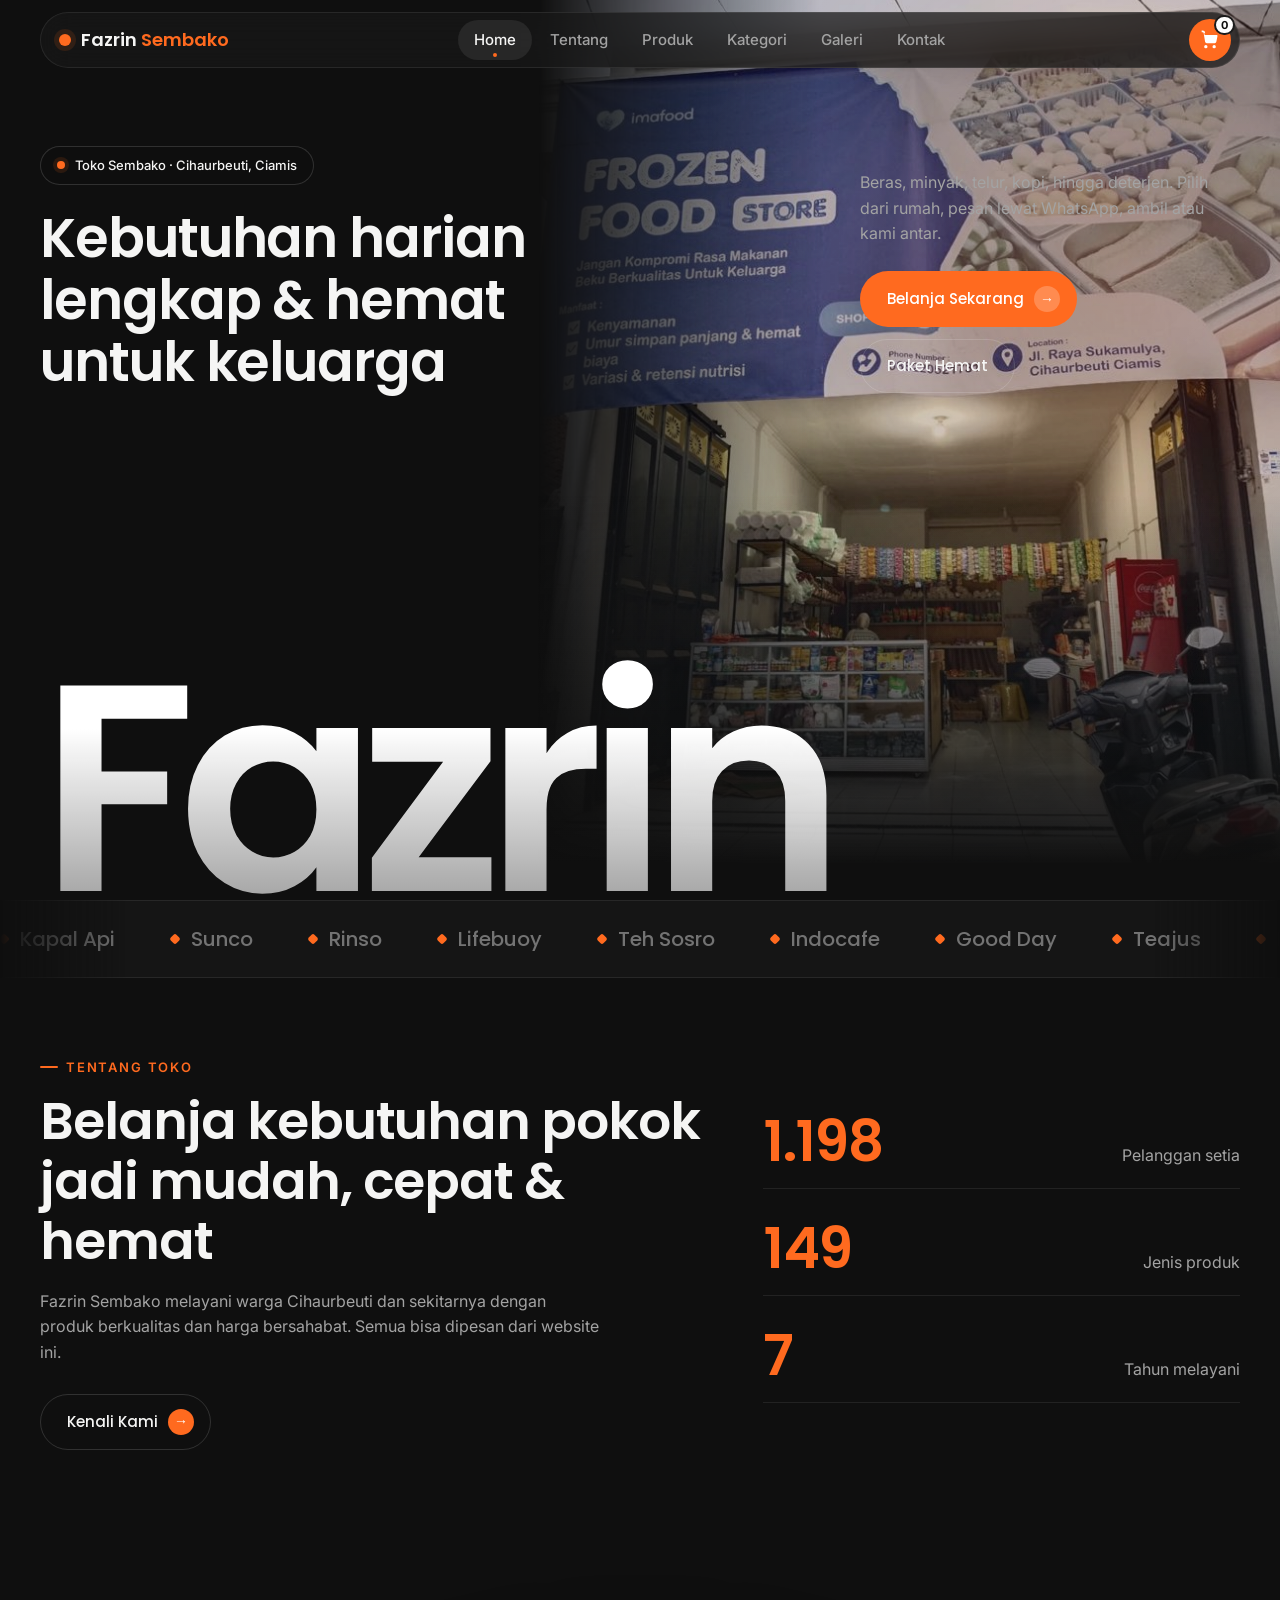
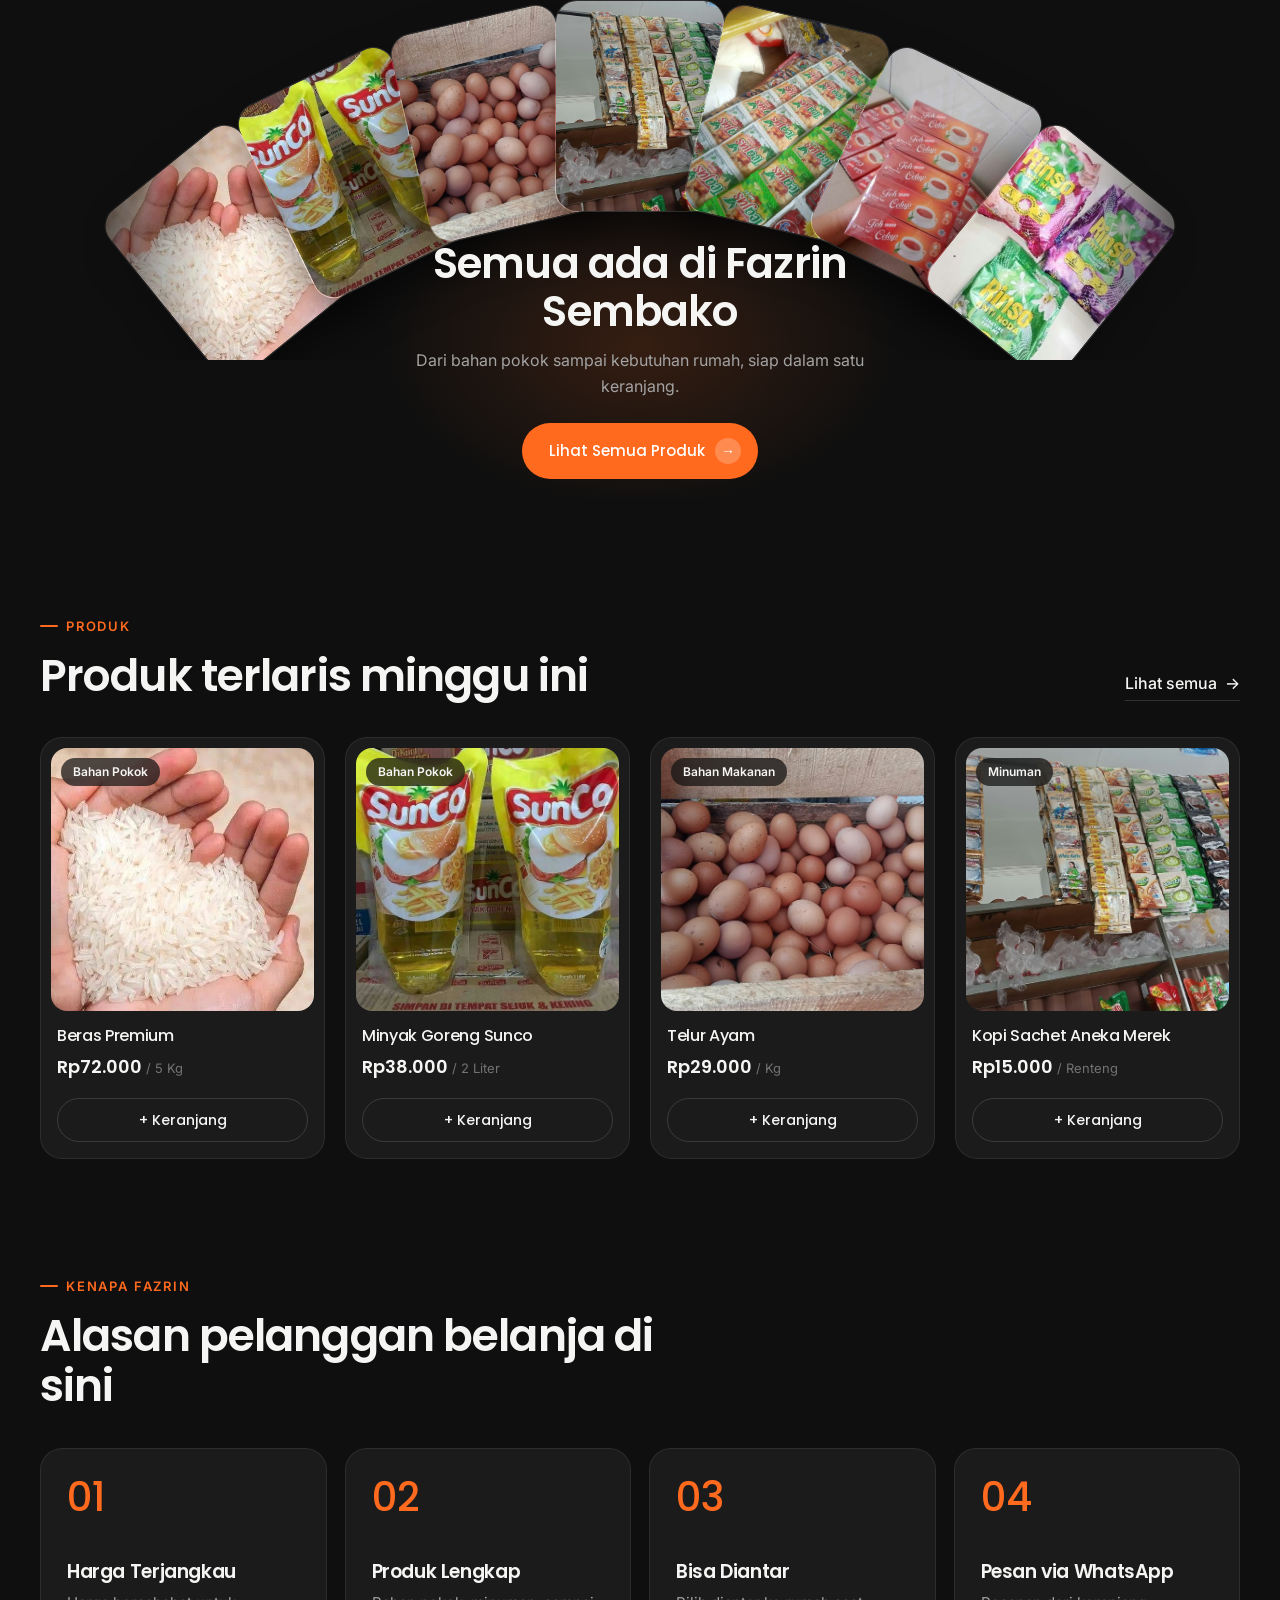
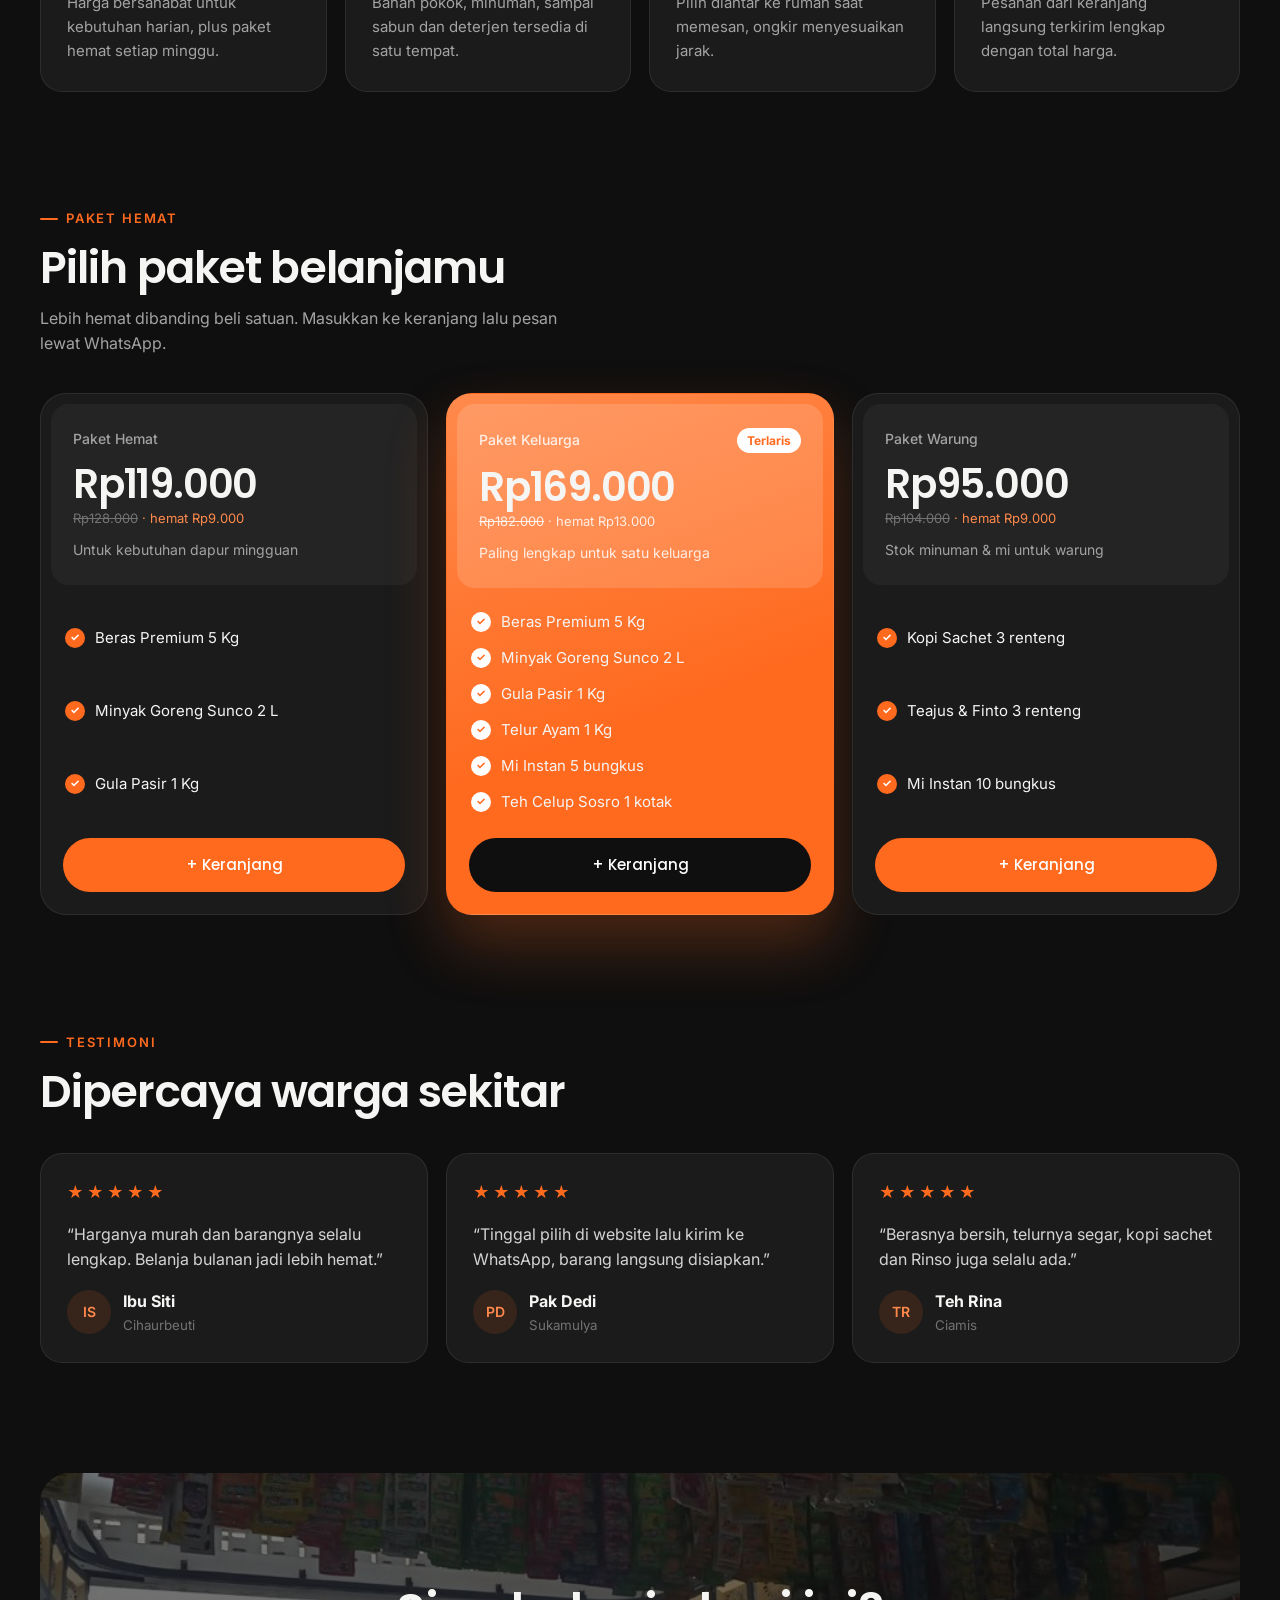
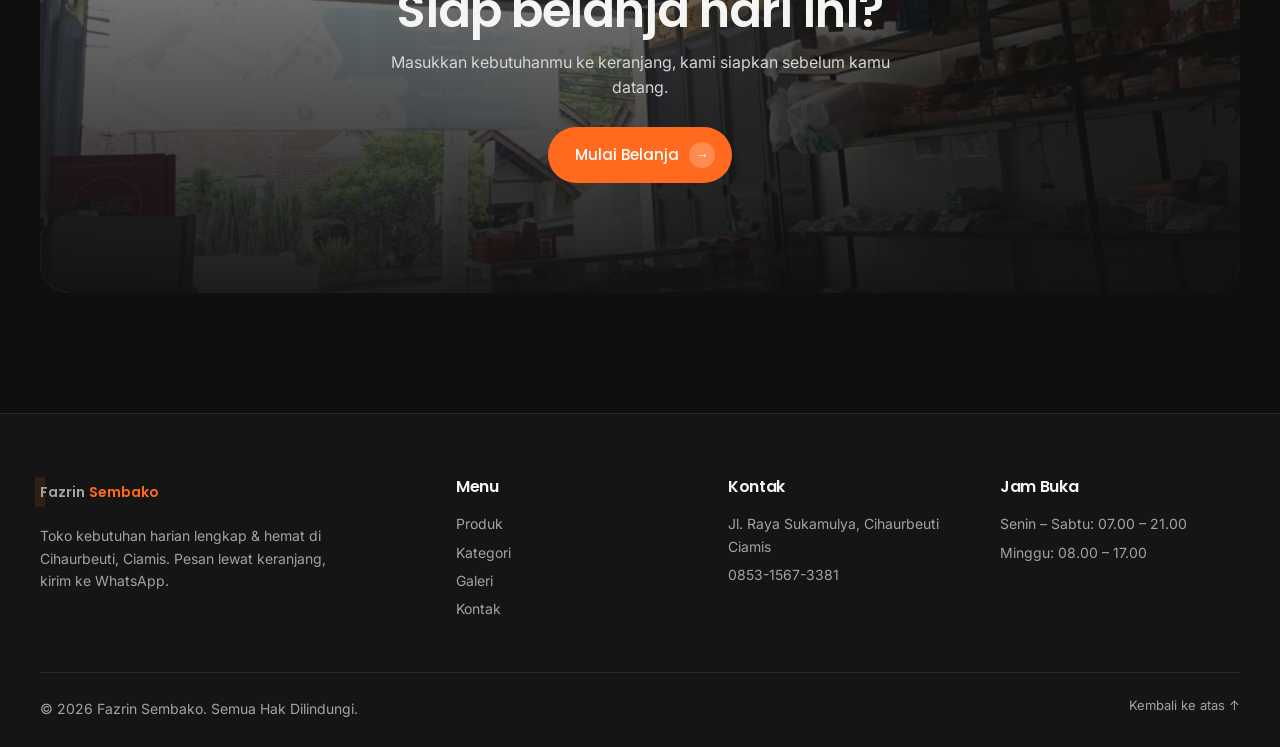
<file: index.html>
<!DOCTYPE html>
<html lang="id">
<head>
    <meta charset="UTF-8">
    <meta name="viewport" content="width=device-width, initial-scale=1.0">
    <meta name="description" content="Fazrin Sembako, toko kebutuhan pokok lengkap dan hemat di Cihaurbeuti Ciamis. Pesan lewat WhatsApp.">
    <meta name="theme-color" content="#111111">
    <title>Beranda - Fazrin Sembako</title>
    <link rel="preconnect" href="https://fonts.googleapis.com">
    <link rel="preconnect" href="https://fonts.gstatic.com" crossorigin>
    <link href="https://fonts.googleapis.com/css2?family=Poppins:wght@400;500;600;700&family=Inter:wght@400;500;600&display=swap" rel="stylesheet">
    <link rel="stylesheet" href="style.css?v=ba447446">
</head>
<body>

<!-- ============ HEADER & MENU ============ -->
<header id="fazrin_header">
    <div class="fazrin_header_inner">
        <a class="fazrin_logo" href="index.html">
            <span class="fazrin_logo_dot"></span>
            <span>Fazrin<b>Sembako</b></span>
        </a>

        <nav id="fazrin_menu" class="fazrin_menu">
            <a href="index.html" class="fazrin_active" aria-current="page">Home</a>
            <a href="about.html">Tentang</a>
            <a href="produk.html">Produk</a>
            <a href="kategori.html">Kategori</a>
            <a href="galeri.html">Galeri</a>
            <a href="contact.html">Kontak</a>
        </nav>

        <div class="fazrin_header_actions">
            <button id="fazrin_cart_open" class="fazrin_cart_btn" type="button" aria-label="Buka keranjang">
                <svg viewBox="0 0 24 24" aria-hidden="true"><path d="M7 18a2 2 0 1 0 0 4 2 2 0 0 0 0-4Zm10 0a2 2 0 1 0 0 4 2 2 0 0 0 0-4ZM5.2 4l.4 2H20a1 1 0 0 1 1 1.2l-1.4 7a2 2 0 0 1-2 1.6H8.1a2 2 0 0 1-2-1.6L4.3 3.4A1 1 0 0 0 3.3 2.6H2V.6h1.3a3 3 0 0 1 2.9 2.4Z"/></svg>
                <span class="fazrin_cart_badge" data-fazrin-cart-count>0</span>
            </button>
            <button id="fazrin_menu_toggle" class="fazrin_menu_toggle" type="button" aria-label="Buka menu" aria-expanded="false">
                <span></span><span></span><span></span>
            </button>
        </div>
    </div>
</header>

<main>
    <!-- Hero -->
    <section class="fazrin_hero">
        <div class="fazrin_hero_bg">
            <img src="images/foto-toko-fazrin.jpeg?v=7907bc97" alt="Tampak depan Toko Fazrin Sembako" width="750" height="1000">
        </div>
        <div class="fazrin_hero_inner">
            <div class="fazrin_hero_top">
                <div class="fazrin_hero_text">
                    <span class="fazrin_badge fazrin_reveal"><i></i>Toko Sembako · Cihaurbeuti, Ciamis</span>
                    <h1 class="fazrin_reveal" style="--fazrin_delay:.1s">Kebutuhan harian lengkap &amp; hemat untuk keluarga</h1>
                </div>
                <div class="fazrin_hero_side fazrin_reveal" style="--fazrin_delay:.2s">
                    <p>Beras, minyak, telur, kopi, hingga deterjen. Pilih dari rumah, pesan lewat WhatsApp, ambil atau kami antar.</p>
                    <div class="fazrin_hero_actions">
                        <a class="fazrin_button" href="produk.html">Belanja Sekarang <span class="fazrin_btn_arrow" aria-hidden="true">→</span></a>
                        <a class="fazrin_button fazrin_button_ghost" href="#fazrin_paket">Paket Hemat</a>
                    </div>
                </div>
            </div>
            <div class="fazrin_hero_word" aria-hidden="true"><span>Fazrin</span></div>
        </div>
    </section>

    <div class="fazrin_marquee" aria-label="Merek yang tersedia">
        <div class="fazrin_marquee_track"><span class="fazrin_marquee_item"><i></i>Kapal Api</span><span class="fazrin_marquee_item"><i></i>Sunco</span><span class="fazrin_marquee_item"><i></i>Rinso</span><span class="fazrin_marquee_item"><i></i>Lifebuoy</span><span class="fazrin_marquee_item"><i></i>Teh Sosro</span><span class="fazrin_marquee_item"><i></i>Indocafe</span><span class="fazrin_marquee_item"><i></i>Good Day</span><span class="fazrin_marquee_item"><i></i>Teajus</span><span class="fazrin_marquee_item"><i></i>Finto</span><span class="fazrin_marquee_item"><i></i>Luwak White Koffie</span><span class="fazrin_marquee_item"><i></i>Kapal Api</span><span class="fazrin_marquee_item"><i></i>Sunco</span><span class="fazrin_marquee_item"><i></i>Rinso</span><span class="fazrin_marquee_item"><i></i>Lifebuoy</span><span class="fazrin_marquee_item"><i></i>Teh Sosro</span><span class="fazrin_marquee_item"><i></i>Indocafe</span><span class="fazrin_marquee_item"><i></i>Good Day</span><span class="fazrin_marquee_item"><i></i>Teajus</span><span class="fazrin_marquee_item"><i></i>Finto</span><span class="fazrin_marquee_item"><i></i>Luwak White Koffie</span></div>
    </div>

    <div class="fazrin_container">
        <!-- Intro + angka -->
        <section class="fazrin_intro">
            <div class="fazrin_intro_text fazrin_reveal">
                <span class="fazrin_eyebrow">Tentang Toko</span>
                <h2 class="fazrin_display">Belanja kebutuhan pokok jadi mudah, cepat &amp; hemat</h2>
                <p>Fazrin Sembako melayani warga Cihaurbeuti dan sekitarnya dengan produk berkualitas dan harga bersahabat. Semua bisa dipesan dari website ini.</p>
                <a class="fazrin_button fazrin_button_ghost" href="about.html">Kenali Kami <span class="fazrin_btn_arrow" aria-hidden="true">→</span></a>
            </div>
            <ul class="fazrin_stats">
                <li class="fazrin_reveal"><strong data-fazrin-count="1200">0</strong><span>Pelanggan setia</span></li>
                <li class="fazrin_reveal" style="--fazrin_delay:.1s"><strong data-fazrin-count="150">0</strong><span>Jenis produk</span></li>
                <li class="fazrin_reveal" style="--fazrin_delay:.2s"><strong data-fazrin-count="8">0</strong><span>Tahun melayani</span></li>
            </ul>
        </section>

        <!-- Lengkungan foto produk -->
        <section class="fazrin_arc_section">
            <div class="fazrin_arc fazrin_reveal" aria-hidden="true">
                <img class="fazrin_arc_item" style="--fazrin_i:0" src="images/beras.jpg?v=9d25f330" alt="" width="200" height="250" loading="lazy">
                <img class="fazrin_arc_item" style="--fazrin_i:1" src="images/minyak.jpg?v=e4c7f508" alt="" width="200" height="250" loading="lazy">
                <img class="fazrin_arc_item" style="--fazrin_i:2" src="images/telur.jpg?v=f1721203" alt="" width="200" height="250" loading="lazy">
                <img class="fazrin_arc_item" style="--fazrin_i:3" src="images/kopi-gantung.jpg?v=8a05015a" alt="" width="200" height="250" loading="lazy">
                <img class="fazrin_arc_item" style="--fazrin_i:4" src="images/minuman-teh-jus.jpg?v=ec64a1d6" alt="" width="200" height="250" loading="lazy">
                <img class="fazrin_arc_item" style="--fazrin_i:5" src="images/teh.jpg?v=79cbd2e0" alt="" width="200" height="250" loading="lazy">
                <img class="fazrin_arc_item" style="--fazrin_i:6" src="images/deterjen.jpg?v=0cb2c807" alt="" width="200" height="250" loading="lazy">
            </div>
            <div class="fazrin_arc_text fazrin_reveal">
                <h2>Semua ada di Fazrin Sembako</h2>
                <p>Dari bahan pokok sampai kebutuhan rumah, siap dalam satu keranjang.</p>
                <a class="fazrin_button" href="produk.html">Lihat Semua Produk <span class="fazrin_btn_arrow" aria-hidden="true">→</span></a>
            </div>
        </section>

        <!-- Produk terlaris -->
        <section class="fazrin_section">
            <div class="fazrin_head fazrin_reveal">
                <div>
                    <span class="fazrin_eyebrow">Produk</span>
                    <h2>Produk terlaris minggu ini</h2>
                    
                </div>
                <a class="fazrin_link" href="produk.html">Lihat semua <span aria-hidden="true">→</span></a>
            </div>
            <div class="fazrin_product_grid">
            <article class="fazrin_product_card fazrin_reveal" style="--fazrin_delay:0.00s" data-fazrin-id="beras" data-fazrin-kategori="pokok" data-fazrin-nama="beras premium">
                <a class="fazrin_product_img" href="detail.html?id=beras">
                    <img src="images/beras.jpg?v=9d25f330" alt="Beras Premium" width="300" height="300" loading="lazy">
                    <span class="fazrin_tag">Bahan Pokok</span>
                </a>
                <div class="fazrin_product_body">
                    <h3><a href="detail.html?id=beras">Beras Premium</a></h3>
                    <p class="fazrin_harga">Rp72.000 <small>/ 5 Kg</small></p>
                    <button class="fazrin_button fazrin_button_small fazrin_button_ghost fazrin_add" type="button" data-fazrin-add="beras">+ Keranjang</button>
                </div>
            </article>
            <article class="fazrin_product_card fazrin_reveal" style="--fazrin_delay:0.07s" data-fazrin-id="minyak" data-fazrin-kategori="pokok" data-fazrin-nama="minyak goreng sunco">
                <a class="fazrin_product_img" href="detail.html?id=minyak">
                    <img src="images/minyak.jpg?v=e4c7f508" alt="Minyak Goreng Sunco" width="300" height="300" loading="lazy">
                    <span class="fazrin_tag">Bahan Pokok</span>
                </a>
                <div class="fazrin_product_body">
                    <h3><a href="detail.html?id=minyak">Minyak Goreng Sunco</a></h3>
                    <p class="fazrin_harga">Rp38.000 <small>/ 2 Liter</small></p>
                    <button class="fazrin_button fazrin_button_small fazrin_button_ghost fazrin_add" type="button" data-fazrin-add="minyak">+ Keranjang</button>
                </div>
            </article>
            <article class="fazrin_product_card fazrin_reveal" style="--fazrin_delay:0.14s" data-fazrin-id="telur" data-fazrin-kategori="makanan" data-fazrin-nama="telur ayam">
                <a class="fazrin_product_img" href="detail.html?id=telur">
                    <img src="images/telur.jpg?v=f1721203" alt="Telur Ayam" width="300" height="300" loading="lazy">
                    <span class="fazrin_tag">Bahan Makanan</span>
                </a>
                <div class="fazrin_product_body">
                    <h3><a href="detail.html?id=telur">Telur Ayam</a></h3>
                    <p class="fazrin_harga">Rp29.000 <small>/ Kg</small></p>
                    <button class="fazrin_button fazrin_button_small fazrin_button_ghost fazrin_add" type="button" data-fazrin-add="telur">+ Keranjang</button>
                </div>
            </article>
            <article class="fazrin_product_card fazrin_reveal" style="--fazrin_delay:0.21s" data-fazrin-id="kopi-gantung" data-fazrin-kategori="minuman" data-fazrin-nama="kopi sachet aneka merek">
                <a class="fazrin_product_img" href="detail.html?id=kopi-gantung">
                    <img src="images/kopi-gantung.jpg?v=8a05015a" alt="Kopi Sachet Aneka Merek" width="300" height="300" loading="lazy">
                    <span class="fazrin_tag">Minuman</span>
                </a>
                <div class="fazrin_product_body">
                    <h3><a href="detail.html?id=kopi-gantung">Kopi Sachet Aneka Merek</a></h3>
                    <p class="fazrin_harga">Rp15.000 <small>/ Renteng</small></p>
                    <button class="fazrin_button fazrin_button_small fazrin_button_ghost fazrin_add" type="button" data-fazrin-add="kopi-gantung">+ Keranjang</button>
                </div>
            </article>
            </div>
        </section>

        <!-- Keunggulan bernomor -->
        <section class="fazrin_section">
            <div class="fazrin_head fazrin_reveal">
                <div>
                    <span class="fazrin_eyebrow">Kenapa Fazrin</span>
                    <h2>Alasan pelanggan belanja di sini</h2>
                    
                </div>
                
            </div>
            <div class="fazrin_feature_grid">
                <div class="fazrin_feature fazrin_reveal"><span class="fazrin_feature_num">01</span><h3>Harga Terjangkau</h3><p>Harga bersahabat untuk kebutuhan harian, plus paket hemat setiap minggu.</p></div>
                <div class="fazrin_feature fazrin_reveal" style="--fazrin_delay:.08s"><span class="fazrin_feature_num">02</span><h3>Produk Lengkap</h3><p>Bahan pokok, minuman, sampai sabun dan deterjen tersedia di satu tempat.</p></div>
                <div class="fazrin_feature fazrin_reveal" style="--fazrin_delay:.16s"><span class="fazrin_feature_num">03</span><h3>Bisa Diantar</h3><p>Pilih diantar ke rumah saat memesan, ongkir menyesuaikan jarak.</p></div>
                <div class="fazrin_feature fazrin_reveal" style="--fazrin_delay:.24s"><span class="fazrin_feature_num">04</span><h3>Pesan via WhatsApp</h3><p>Pesanan dari keranjang langsung terkirim lengkap dengan total harga.</p></div>
            </div>
        </section>

        <!-- Paket hemat -->
        <section class="fazrin_section" id="fazrin_paket">
            <div class="fazrin_head fazrin_reveal">
                <div>
                    <span class="fazrin_eyebrow">Paket Hemat</span>
                    <h2>Pilih paket belanjamu</h2>
                    <p>Lebih hemat dibanding beli satuan. Masukkan ke keranjang lalu pesan lewat WhatsApp.</p>
                </div>
                
            </div>
            <div class="fazrin_plan_grid">
            <article class="fazrin_plan fazrin_reveal" style="--fazrin_delay:0.0s">
                <div class="fazrin_plan_top">
                    <span class="fazrin_plan_name">Paket Hemat</span>
                    <p class="fazrin_plan_price">Rp119.000</p>
                    <p class="fazrin_plan_note"><s>Rp128.000</s> · hemat Rp9.000</p>
                    <p class="fazrin_plan_desc">Untuk kebutuhan dapur mingguan</p>
                </div>
                <ul class="fazrin_plan_list">
                    <li>Beras Premium 5 Kg</li>
                    <li>Minyak Goreng Sunco 2 L</li>
                    <li>Gula Pasir 1 Kg</li>
                </ul>
                <button class="fazrin_button fazrin_add" type="button" data-fazrin-add="paket-hemat">+ Keranjang</button>
            </article>
            <article class="fazrin_plan fazrin_plan_featured fazrin_reveal" style="--fazrin_delay:0.1s">
                <div class="fazrin_plan_top">
                    <span class="fazrin_plan_name">Paket Keluarga<b>Terlaris</b></span>
                    <p class="fazrin_plan_price">Rp169.000</p>
                    <p class="fazrin_plan_note"><s>Rp182.000</s> · hemat Rp13.000</p>
                    <p class="fazrin_plan_desc">Paling lengkap untuk satu keluarga</p>
                </div>
                <ul class="fazrin_plan_list">
                    <li>Beras Premium 5 Kg</li>
                    <li>Minyak Goreng Sunco 2 L</li>
                    <li>Gula Pasir 1 Kg</li>
                    <li>Telur Ayam 1 Kg</li>
                    <li>Mi Instan 5 bungkus</li>
                    <li>Teh Celup Sosro 1 kotak</li>
                </ul>
                <button class="fazrin_button fazrin_button_dark fazrin_add" type="button" data-fazrin-add="paket-keluarga">+ Keranjang</button>
            </article>
            <article class="fazrin_plan fazrin_reveal" style="--fazrin_delay:0.2s">
                <div class="fazrin_plan_top">
                    <span class="fazrin_plan_name">Paket Warung</span>
                    <p class="fazrin_plan_price">Rp95.000</p>
                    <p class="fazrin_plan_note"><s>Rp104.000</s> · hemat Rp9.000</p>
                    <p class="fazrin_plan_desc">Stok minuman & mi untuk warung</p>
                </div>
                <ul class="fazrin_plan_list">
                    <li>Kopi Sachet 3 renteng</li>
                    <li>Teajus & Finto 3 renteng</li>
                    <li>Mi Instan 10 bungkus</li>
                </ul>
                <button class="fazrin_button fazrin_add" type="button" data-fazrin-add="paket-warung">+ Keranjang</button>
            </article>
            </div>
        </section>

        <!-- Testimoni -->
        <section class="fazrin_section">
            <div class="fazrin_head fazrin_reveal">
                <div>
                    <span class="fazrin_eyebrow">Testimoni</span>
                    <h2>Dipercaya warga sekitar</h2>
                    
                </div>
                
            </div>
            <div class="fazrin_testi_grid">
                <blockquote class="fazrin_testi_card fazrin_reveal">
                    <div class="fazrin_stars" aria-label="5 bintang">★★★★★</div>
                    <p>“Harganya murah dan barangnya selalu lengkap. Belanja bulanan jadi lebih hemat.”</p>
                    <footer><span class="fazrin_avatar">IS</span><div><b>Ibu Siti</b><small>Cihaurbeuti</small></div></footer>
                </blockquote>
                <blockquote class="fazrin_testi_card fazrin_reveal" style="--fazrin_delay:.1s">
                    <div class="fazrin_stars" aria-label="5 bintang">★★★★★</div>
                    <p>“Tinggal pilih di website lalu kirim ke WhatsApp, barang langsung disiapkan.”</p>
                    <footer><span class="fazrin_avatar">PD</span><div><b>Pak Dedi</b><small>Sukamulya</small></div></footer>
                </blockquote>
                <blockquote class="fazrin_testi_card fazrin_reveal" style="--fazrin_delay:.2s">
                    <div class="fazrin_stars" aria-label="5 bintang">★★★★★</div>
                    <p>“Berasnya bersih, telurnya segar, kopi sachet dan Rinso juga selalu ada.”</p>
                    <footer><span class="fazrin_avatar">TR</span><div><b>Teh Rina</b><small>Ciamis</small></div></footer>
                </blockquote>
            </div>
        </section>

        <!-- Ajakan -->
        <section class="fazrin_cta fazrin_reveal">
            <img class="fazrin_cta_bg" src="images/foto-toko-dalam.jpeg?v=36f8fac3" alt="" width="1000" height="563" loading="lazy">
            <div class="fazrin_cta_content">
                <h2>Siap belanja hari ini?</h2>
                <p>Masukkan kebutuhanmu ke keranjang, kami siapkan sebelum kamu datang.</p>
                <a class="fazrin_button" href="produk.html">Mulai Belanja <span class="fazrin_btn_arrow" aria-hidden="true">→</span></a>
            </div>
        </section>
    </div>
</main>

<!-- ============ FOOTER ============ -->
<footer class="fazrin_footer">
    <div class="fazrin_footer_grid">
        <div class="fazrin_footer_brand">
            <a class="fazrin_logo" href="index.html"><span class="fazrin_logo_dot"></span><span>Fazrin<b>Sembako</b></span></a>
            <p>Toko kebutuhan harian lengkap &amp; hemat di Cihaurbeuti, Ciamis. Pesan lewat keranjang, kirim ke WhatsApp.</p>
        </div>
        <div>
            <h4>Menu</h4>
            <a href="produk.html">Produk</a>
            <a href="kategori.html">Kategori</a>
            <a href="galeri.html">Galeri</a>
            <a href="contact.html">Kontak</a>
        </div>
        <div>
            <h4>Kontak</h4>
            <p>Jl. Raya Sukamulya, Cihaurbeuti Ciamis</p>
            <p>0853-1567-3381</p>
        </div>
        <div>
            <h4>Jam Buka</h4>
            <p>Senin – Sabtu: 07.00 – 21.00</p>
            <p>Minggu: 08.00 – 17.00</p>
        </div>
    </div>
    <div class="fazrin_copyright">
        <p>&copy; 2026 Fazrin Sembako. Semua Hak Dilindungi.</p>
        <a href="#fazrin_header">Kembali ke atas ↑</a>
    </div>
</footer>

<!-- ============ KERANJANG BELANJA ============ -->
<div id="fazrin_overlay" class="fazrin_overlay" hidden></div>
<aside id="fazrin_cart" class="fazrin_cart" aria-label="Keranjang belanja" aria-hidden="true">
    <div class="fazrin_cart_head">
        <h2>Keranjang</h2>
        <button id="fazrin_cart_close" class="fazrin_cart_close" type="button" aria-label="Tutup keranjang">✕</button>
    </div>

    <div class="fazrin_cart_scroll">
        <ul id="fazrin_cart_list" class="fazrin_cart_list"></ul>

        <div id="fazrin_cart_empty" class="fazrin_cart_empty">
            <p>Keranjang masih kosong.</p>
            <a class="fazrin_button fazrin_button_small" href="produk.html">Mulai Belanja</a>
        </div>

        <form id="fazrin_order_form" class="fazrin_order_form" novalidate>
            <h3>Data Pemesan</h3>
            <label for="fazrin_order_nama">Nama</label>
            <input type="text" id="fazrin_order_nama" placeholder="Nama lengkap" autocomplete="name">

            <label for="fazrin_order_metode">Pengambilan</label>
            <select id="fazrin_order_metode">
                <option value="Ambil di toko">Ambil di toko</option>
                <option value="Diantar ke rumah">Diantar ke rumah</option>
            </select>

            <div id="fazrin_alamat_wrap" class="fazrin_alamat_wrap" hidden>
                <label for="fazrin_order_alamat">Alamat lengkap</label>
                <textarea id="fazrin_order_alamat" rows="2" placeholder="Jalan, RT/RW, kelurahan"></textarea>
            </div>

            <label for="fazrin_order_catatan">Catatan <small>(opsional)</small></label>
            <input type="text" id="fazrin_order_catatan" placeholder="Misal: beras merek apa saja">
            <p id="fazrin_order_error" class="fazrin_error" role="alert"></p>
        </form>
    </div>

    <div class="fazrin_cart_foot">
        <div class="fazrin_cart_total">
            <span>Total (<b data-fazrin-cart-count>0</b> barang)</span>
            <strong id="fazrin_cart_total">Rp0</strong>
        </div>
        <button id="fazrin_order_wa" class="fazrin_button fazrin_button_wa" type="button">
            <svg viewBox="0 0 24 24" aria-hidden="true"><path d="M12 2a10 10 0 0 0-8.6 15.1L2 22l5-1.3A10 10 0 1 0 12 2Zm4.5 12.1c-.2-.1-1.5-.7-1.7-.8-.2-.1-.4-.1-.6.1l-.8 1c-.1.2-.3.2-.5.1a6.7 6.7 0 0 1-3.3-2.9c-.2-.4.2-.4.7-1.3.1-.2 0-.3 0-.4l-.8-1.8c-.2-.5-.4-.4-.6-.4h-.5a1 1 0 0 0-.7.3 3 3 0 0 0-.9 2.2 5.2 5.2 0 0 0 1.1 2.7 11.8 11.8 0 0 0 4.5 4c1.7.7 2.3.8 3.2.6.5-.1 1.5-.6 1.7-1.2.2-.6.2-1.1.2-1.2-.1-.1-.2-.2-.5-.3Z"/></svg>
            Pesan via WhatsApp
        </button>
    </div>
</aside>

<button id="fazrin_to_top" class="fazrin_to_top" type="button" aria-label="Kembali ke atas">↑</button>
<div id="fazrin_toast" class="fazrin_toast" role="status" aria-live="polite"></div>

<script src="js/script.js?v=6bd0f8b3"></script>
</body>
</html>
</file>
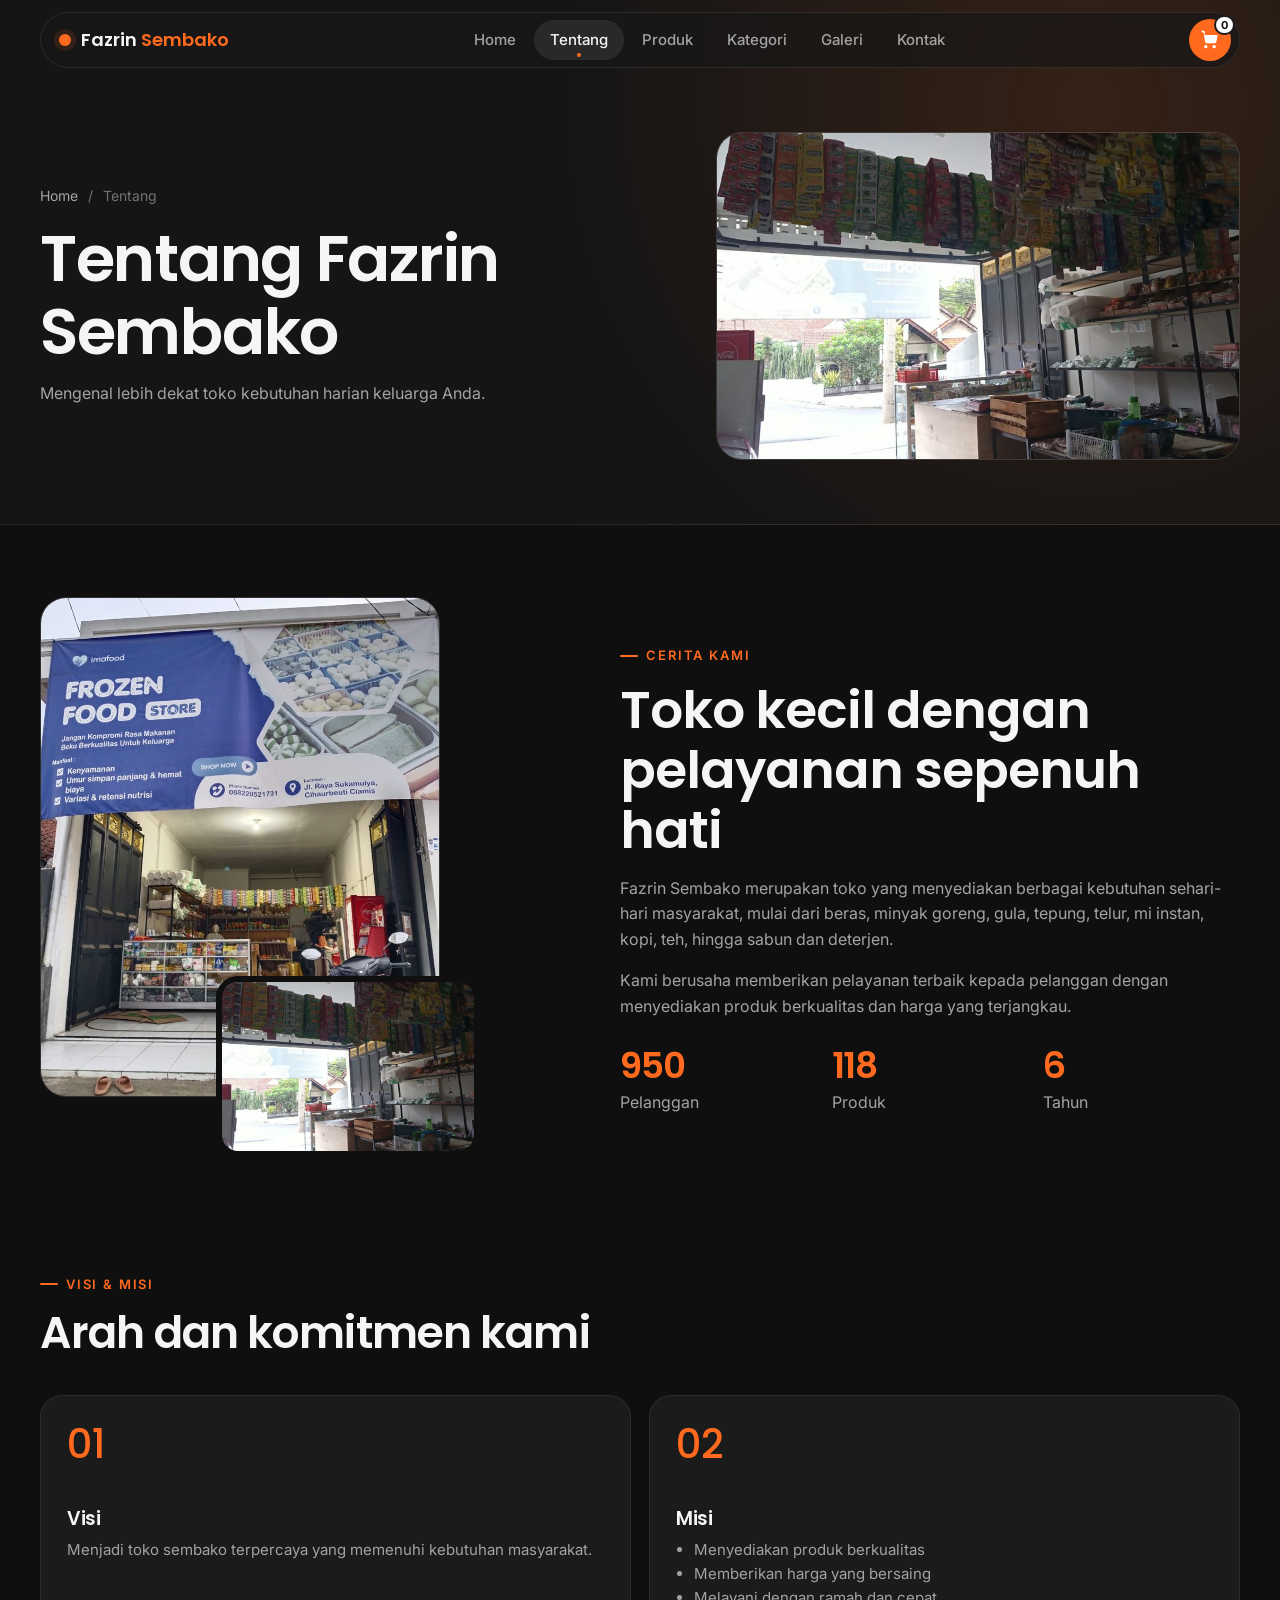
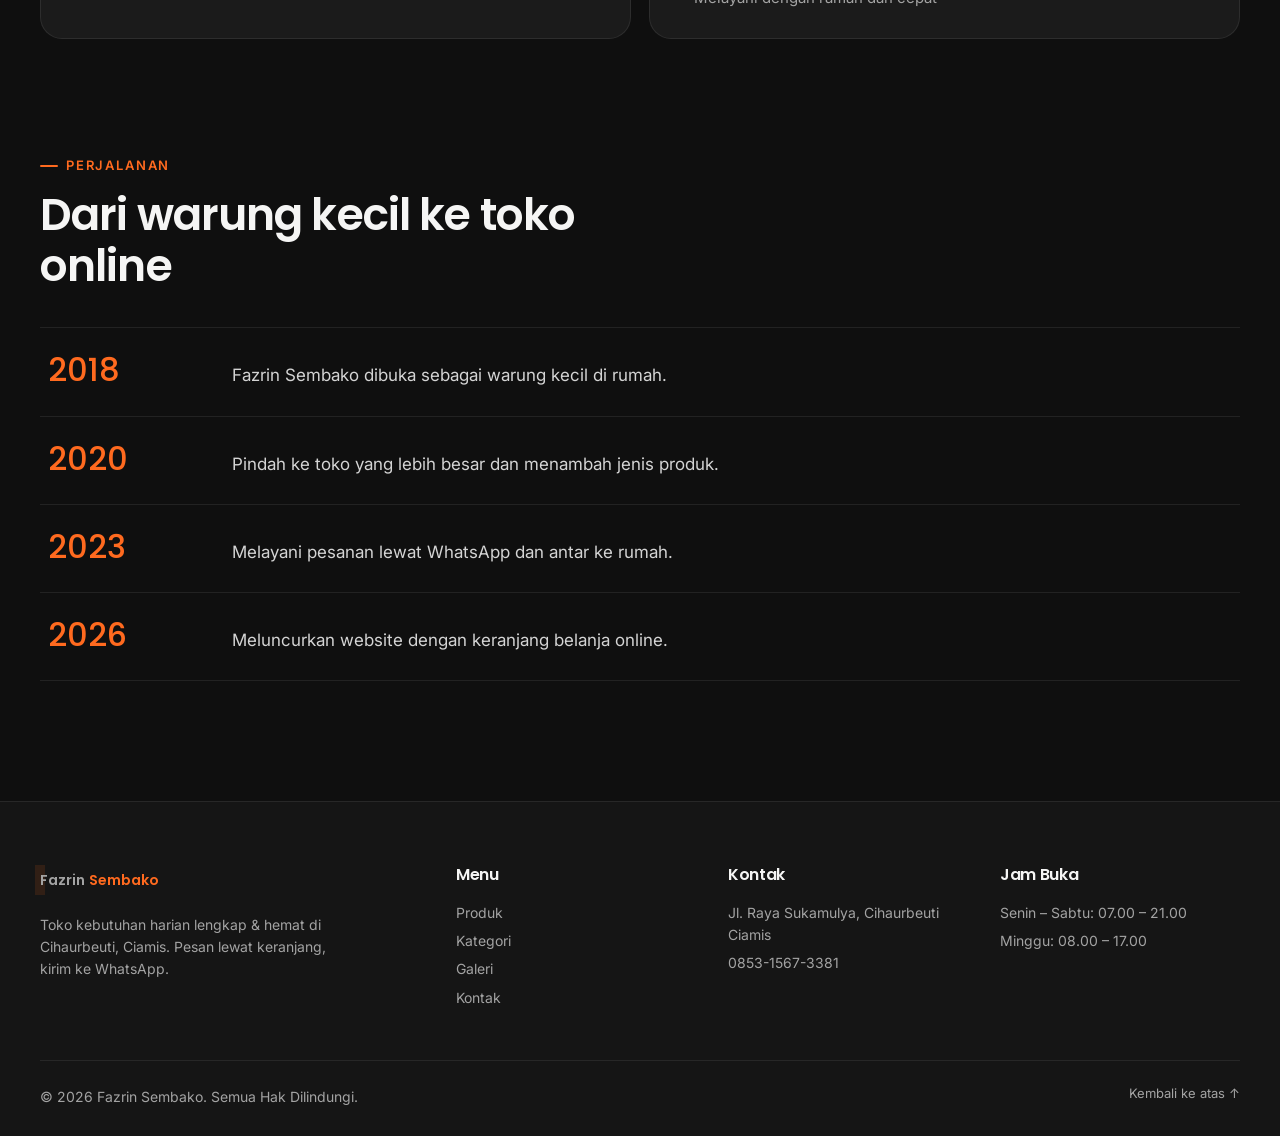
<file: about.html>
<!DOCTYPE html>
<html lang="id">
<head>
    <meta charset="UTF-8">
    <meta name="viewport" content="width=device-width, initial-scale=1.0">
    <meta name="description" content="Tentang Fazrin Sembako: visi, misi, dan perjalanan toko.">
    <meta name="theme-color" content="#111111">
    <title>Tentang Kami - Fazrin Sembako</title>
    <link rel="preconnect" href="https://fonts.googleapis.com">
    <link rel="preconnect" href="https://fonts.gstatic.com" crossorigin>
    <link href="https://fonts.googleapis.com/css2?family=Poppins:wght@400;500;600;700&family=Inter:wght@400;500;600&display=swap" rel="stylesheet">
    <link rel="stylesheet" href="style.css?v=ba447446">
</head>
<body>

<!-- ============ HEADER & MENU ============ -->
<header id="fazrin_header">
    <div class="fazrin_header_inner">
        <a class="fazrin_logo" href="index.html">
            <span class="fazrin_logo_dot"></span>
            <span>Fazrin<b>Sembako</b></span>
        </a>

        <nav id="fazrin_menu" class="fazrin_menu">
            <a href="index.html">Home</a>
            <a href="about.html" class="fazrin_active" aria-current="page">Tentang</a>
            <a href="produk.html">Produk</a>
            <a href="kategori.html">Kategori</a>
            <a href="galeri.html">Galeri</a>
            <a href="contact.html">Kontak</a>
        </nav>

        <div class="fazrin_header_actions">
            <button id="fazrin_cart_open" class="fazrin_cart_btn" type="button" aria-label="Buka keranjang">
                <svg viewBox="0 0 24 24" aria-hidden="true"><path d="M7 18a2 2 0 1 0 0 4 2 2 0 0 0 0-4Zm10 0a2 2 0 1 0 0 4 2 2 0 0 0 0-4ZM5.2 4l.4 2H20a1 1 0 0 1 1 1.2l-1.4 7a2 2 0 0 1-2 1.6H8.1a2 2 0 0 1-2-1.6L4.3 3.4A1 1 0 0 0 3.3 2.6H2V.6h1.3a3 3 0 0 1 2.9 2.4Z"/></svg>
                <span class="fazrin_cart_badge" data-fazrin-cart-count>0</span>
            </button>
            <button id="fazrin_menu_toggle" class="fazrin_menu_toggle" type="button" aria-label="Buka menu" aria-expanded="false">
                <span></span><span></span><span></span>
            </button>
        </div>
    </div>
</header>

<main>
    <section class="fazrin_banner">
        <div class="fazrin_banner_inner">
            <div class="fazrin_banner_text">
                <nav class="fazrin_breadcrumb fazrin_reveal"><a href="index.html">Home</a> <span>/</span> Tentang</nav>
                <h1 class="fazrin_reveal" style="--fazrin_delay:.08s">Tentang Fazrin Sembako</h1>
                <p class="fazrin_reveal" style="--fazrin_delay:.16s">Mengenal lebih dekat toko kebutuhan harian keluarga Anda.</p>
            </div>
            <div class="fazrin_banner_media fazrin_reveal" style="--fazrin_delay:.2s">
                <img src="images/foto-toko-dalam.jpeg?v=36f8fac3" alt="" width="600" height="420">
            </div>
        </div>
    </section>

    <div class="fazrin_container">
        <section class="fazrin_about">
            <div class="fazrin_about_art fazrin_reveal">
                <img src="images/foto-toko-fazrin.jpeg?v=7907bc97" alt="Tampak depan Toko Fazrin Sembako" width="400" height="500">
                <img class="fazrin_about_small" src="images/foto-toko-dalam.jpeg?v=36f8fac3" alt="Suasana di dalam Toko Fazrin Sembako" width="300" height="200">
            </div>
            <div class="fazrin_about_text fazrin_reveal" style="--fazrin_delay:.1s">
                <span class="fazrin_eyebrow">Cerita Kami</span>
                <h2 class="fazrin_display">Toko kecil dengan pelayanan sepenuh hati</h2>
                <p>
                    Fazrin Sembako merupakan toko yang menyediakan berbagai
                    kebutuhan sehari-hari masyarakat, mulai dari beras, minyak
                    goreng, gula, tepung, telur, mi instan, kopi, teh, hingga
                    sabun dan deterjen.
                </p>
                <p>
                    Kami berusaha memberikan pelayanan terbaik kepada
                    pelanggan dengan menyediakan produk berkualitas dan
                    harga yang terjangkau.
                </p>
                <ul class="fazrin_stats fazrin_stats_inline">
                    <li><strong data-fazrin-count="1200">0</strong><span>Pelanggan</span></li>
                    <li><strong data-fazrin-count="150">0</strong><span>Produk</span></li>
                    <li><strong data-fazrin-count="8">0</strong><span>Tahun</span></li>
                </ul>
            </div>
        </section>

        <section class="fazrin_section">
            <div class="fazrin_head fazrin_reveal">
                <div>
                    <span class="fazrin_eyebrow">Visi &amp; Misi</span>
                    <h2>Arah dan komitmen kami</h2>
                    
                </div>
                
            </div>
            <div class="fazrin_feature_grid fazrin_feature_grid_2">
                <div class="fazrin_feature fazrin_reveal"><span class="fazrin_feature_num">01</span><h3>Visi</h3><p>Menjadi toko sembako terpercaya yang memenuhi kebutuhan masyarakat.</p></div>
                <div class="fazrin_feature fazrin_reveal" style="--fazrin_delay:.1s"><span class="fazrin_feature_num">02</span><h3>Misi</h3>
                    <ul class="fazrin_list">
                        <li>Menyediakan produk berkualitas</li>
                        <li>Memberikan harga yang bersaing</li>
                        <li>Melayani dengan ramah dan cepat</li>
                    </ul>
                </div>
            </div>
        </section>

        <section class="fazrin_section">
            <div class="fazrin_head fazrin_reveal">
                <div>
                    <span class="fazrin_eyebrow">Perjalanan</span>
                    <h2>Dari warung kecil ke toko online</h2>
                    
                </div>
                
            </div>
            <ol class="fazrin_timeline">
                <li class="fazrin_reveal"><span>2018</span><p>Fazrin Sembako dibuka sebagai warung kecil di rumah.</p></li>
                <li class="fazrin_reveal"><span>2020</span><p>Pindah ke toko yang lebih besar dan menambah jenis produk.</p></li>
                <li class="fazrin_reveal"><span>2023</span><p>Melayani pesanan lewat WhatsApp dan antar ke rumah.</p></li>
                <li class="fazrin_reveal"><span>2026</span><p>Meluncurkan website dengan keranjang belanja online.</p></li>
            </ol>
        </section>
    </div>
</main>

<!-- ============ FOOTER ============ -->
<footer class="fazrin_footer">
    <div class="fazrin_footer_grid">
        <div class="fazrin_footer_brand">
            <a class="fazrin_logo" href="index.html"><span class="fazrin_logo_dot"></span><span>Fazrin<b>Sembako</b></span></a>
            <p>Toko kebutuhan harian lengkap &amp; hemat di Cihaurbeuti, Ciamis. Pesan lewat keranjang, kirim ke WhatsApp.</p>
        </div>
        <div>
            <h4>Menu</h4>
            <a href="produk.html">Produk</a>
            <a href="kategori.html">Kategori</a>
            <a href="galeri.html">Galeri</a>
            <a href="contact.html">Kontak</a>
        </div>
        <div>
            <h4>Kontak</h4>
            <p>Jl. Raya Sukamulya, Cihaurbeuti Ciamis</p>
            <p>0853-1567-3381</p>
        </div>
        <div>
            <h4>Jam Buka</h4>
            <p>Senin – Sabtu: 07.00 – 21.00</p>
            <p>Minggu: 08.00 – 17.00</p>
        </div>
    </div>
    <div class="fazrin_copyright">
        <p>&copy; 2026 Fazrin Sembako. Semua Hak Dilindungi.</p>
        <a href="#fazrin_header">Kembali ke atas ↑</a>
    </div>
</footer>

<!-- ============ KERANJANG BELANJA ============ -->
<div id="fazrin_overlay" class="fazrin_overlay" hidden></div>
<aside id="fazrin_cart" class="fazrin_cart" aria-label="Keranjang belanja" aria-hidden="true">
    <div class="fazrin_cart_head">
        <h2>Keranjang</h2>
        <button id="fazrin_cart_close" class="fazrin_cart_close" type="button" aria-label="Tutup keranjang">✕</button>
    </div>

    <div class="fazrin_cart_scroll">
        <ul id="fazrin_cart_list" class="fazrin_cart_list"></ul>

        <div id="fazrin_cart_empty" class="fazrin_cart_empty">
            <p>Keranjang masih kosong.</p>
            <a class="fazrin_button fazrin_button_small" href="produk.html">Mulai Belanja</a>
        </div>

        <form id="fazrin_order_form" class="fazrin_order_form" novalidate>
            <h3>Data Pemesan</h3>
            <label for="fazrin_order_nama">Nama</label>
            <input type="text" id="fazrin_order_nama" placeholder="Nama lengkap" autocomplete="name">

            <label for="fazrin_order_metode">Pengambilan</label>
            <select id="fazrin_order_metode">
                <option value="Ambil di toko">Ambil di toko</option>
                <option value="Diantar ke rumah">Diantar ke rumah</option>
            </select>

            <div id="fazrin_alamat_wrap" class="fazrin_alamat_wrap" hidden>
                <label for="fazrin_order_alamat">Alamat lengkap</label>
                <textarea id="fazrin_order_alamat" rows="2" placeholder="Jalan, RT/RW, kelurahan"></textarea>
            </div>

            <label for="fazrin_order_catatan">Catatan <small>(opsional)</small></label>
            <input type="text" id="fazrin_order_catatan" placeholder="Misal: beras merek apa saja">
            <p id="fazrin_order_error" class="fazrin_error" role="alert"></p>
        </form>
    </div>

    <div class="fazrin_cart_foot">
        <div class="fazrin_cart_total">
            <span>Total (<b data-fazrin-cart-count>0</b> barang)</span>
            <strong id="fazrin_cart_total">Rp0</strong>
        </div>
        <button id="fazrin_order_wa" class="fazrin_button fazrin_button_wa" type="button">
            <svg viewBox="0 0 24 24" aria-hidden="true"><path d="M12 2a10 10 0 0 0-8.6 15.1L2 22l5-1.3A10 10 0 1 0 12 2Zm4.5 12.1c-.2-.1-1.5-.7-1.7-.8-.2-.1-.4-.1-.6.1l-.8 1c-.1.2-.3.2-.5.1a6.7 6.7 0 0 1-3.3-2.9c-.2-.4.2-.4.7-1.3.1-.2 0-.3 0-.4l-.8-1.8c-.2-.5-.4-.4-.6-.4h-.5a1 1 0 0 0-.7.3 3 3 0 0 0-.9 2.2 5.2 5.2 0 0 0 1.1 2.7 11.8 11.8 0 0 0 4.5 4c1.7.7 2.3.8 3.2.6.5-.1 1.5-.6 1.7-1.2.2-.6.2-1.1.2-1.2-.1-.1-.2-.2-.5-.3Z"/></svg>
            Pesan via WhatsApp
        </button>
    </div>
</aside>

<button id="fazrin_to_top" class="fazrin_to_top" type="button" aria-label="Kembali ke atas">↑</button>
<div id="fazrin_toast" class="fazrin_toast" role="status" aria-live="polite"></div>

<script src="js/script.js?v=6bd0f8b3"></script>
</body>
</html>
</file>
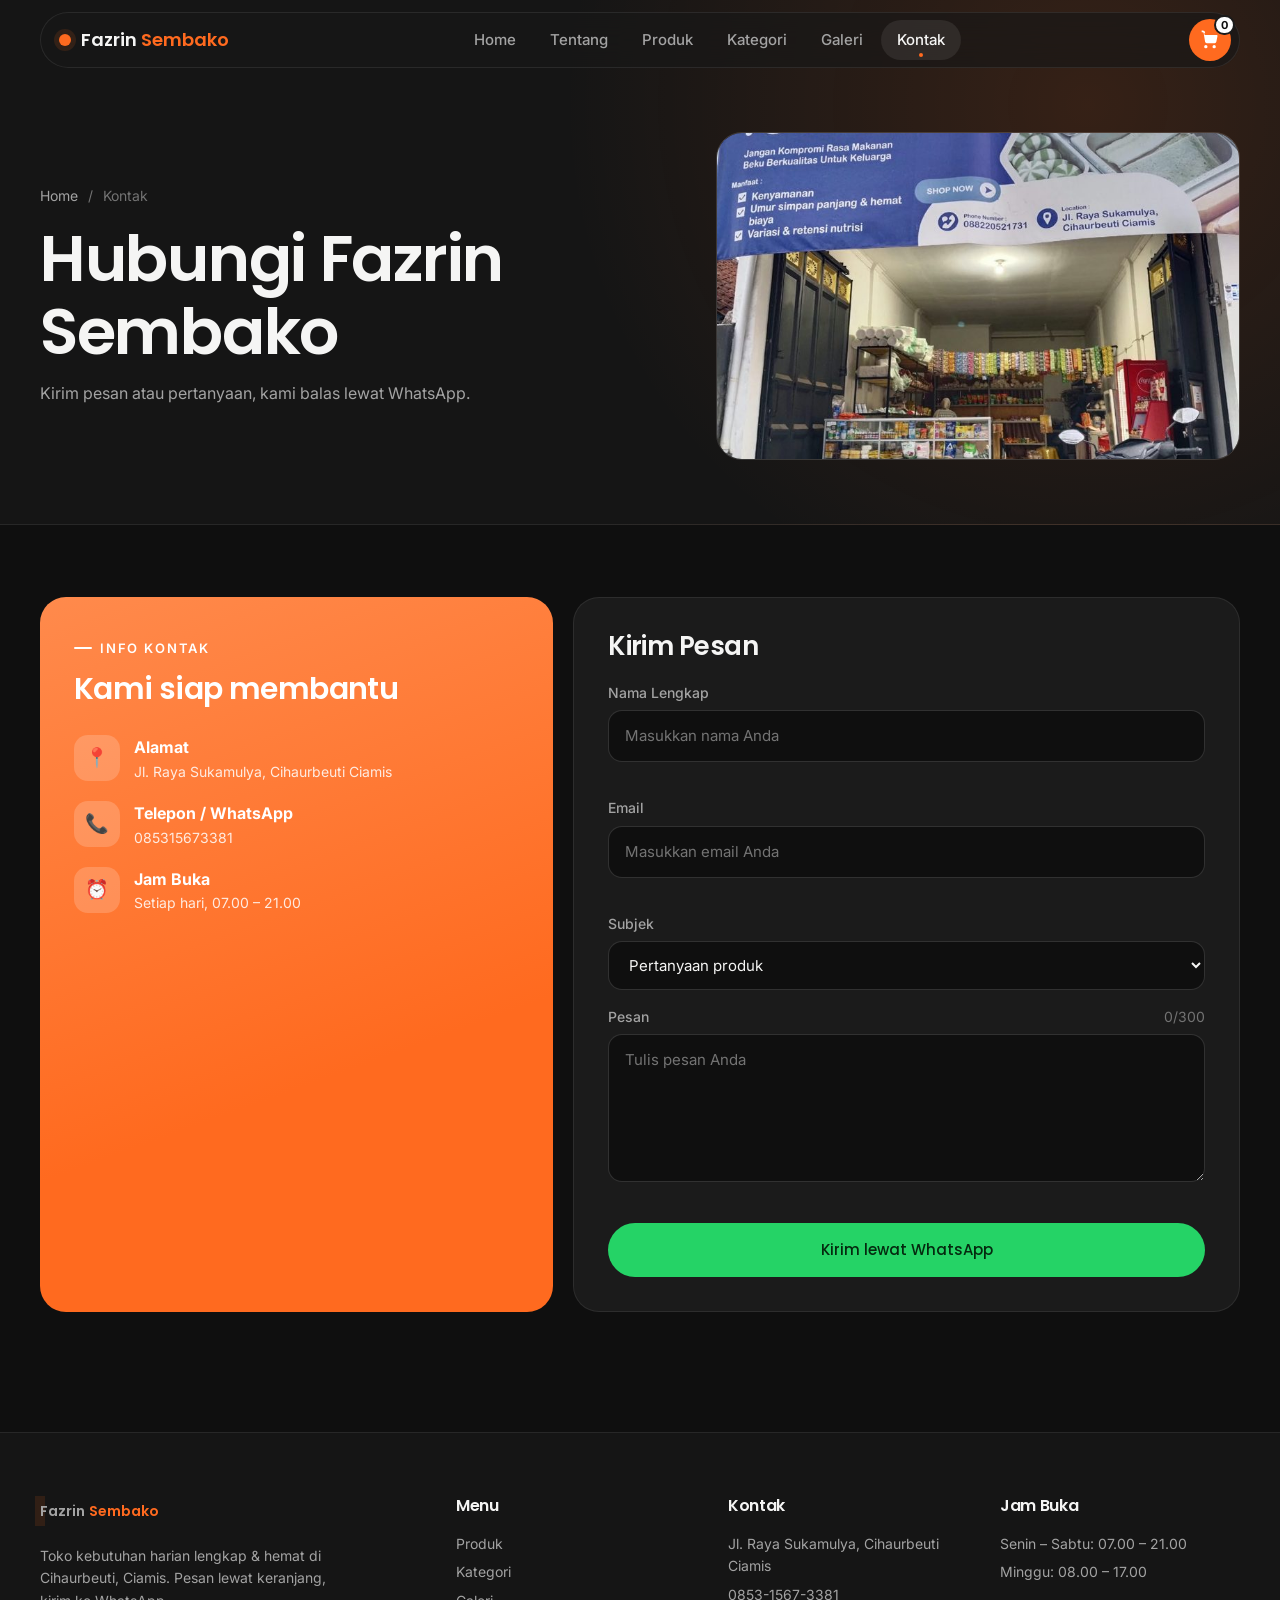
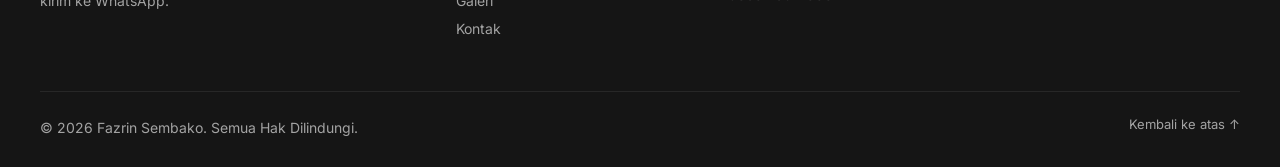
<file: contact.html>
<!DOCTYPE html>
<html lang="id">
<head>
    <meta charset="UTF-8">
    <meta name="viewport" content="width=device-width, initial-scale=1.0">
    <meta name="description" content="Hubungi Fazrin Sembako melalui formulir kontak.">
    <meta name="theme-color" content="#111111">
    <title>Kontak - Fazrin Sembako</title>
    <link rel="preconnect" href="https://fonts.googleapis.com">
    <link rel="preconnect" href="https://fonts.gstatic.com" crossorigin>
    <link href="https://fonts.googleapis.com/css2?family=Poppins:wght@400;500;600;700&family=Inter:wght@400;500;600&display=swap" rel="stylesheet">
    <link rel="stylesheet" href="style.css?v=ba447446">
</head>
<body>

<!-- ============ HEADER & MENU ============ -->
<header id="fazrin_header">
    <div class="fazrin_header_inner">
        <a class="fazrin_logo" href="index.html">
            <span class="fazrin_logo_dot"></span>
            <span>Fazrin<b>Sembako</b></span>
        </a>

        <nav id="fazrin_menu" class="fazrin_menu">
            <a href="index.html">Home</a>
            <a href="about.html">Tentang</a>
            <a href="produk.html">Produk</a>
            <a href="kategori.html">Kategori</a>
            <a href="galeri.html">Galeri</a>
            <a href="contact.html" class="fazrin_active" aria-current="page">Kontak</a>
        </nav>

        <div class="fazrin_header_actions">
            <button id="fazrin_cart_open" class="fazrin_cart_btn" type="button" aria-label="Buka keranjang">
                <svg viewBox="0 0 24 24" aria-hidden="true"><path d="M7 18a2 2 0 1 0 0 4 2 2 0 0 0 0-4Zm10 0a2 2 0 1 0 0 4 2 2 0 0 0 0-4ZM5.2 4l.4 2H20a1 1 0 0 1 1 1.2l-1.4 7a2 2 0 0 1-2 1.6H8.1a2 2 0 0 1-2-1.6L4.3 3.4A1 1 0 0 0 3.3 2.6H2V.6h1.3a3 3 0 0 1 2.9 2.4Z"/></svg>
                <span class="fazrin_cart_badge" data-fazrin-cart-count>0</span>
            </button>
            <button id="fazrin_menu_toggle" class="fazrin_menu_toggle" type="button" aria-label="Buka menu" aria-expanded="false">
                <span></span><span></span><span></span>
            </button>
        </div>
    </div>
</header>

<main>
    <section class="fazrin_banner">
        <div class="fazrin_banner_inner">
            <div class="fazrin_banner_text">
                <nav class="fazrin_breadcrumb fazrin_reveal"><a href="index.html">Home</a> <span>/</span> Kontak</nav>
                <h1 class="fazrin_reveal" style="--fazrin_delay:.08s">Hubungi Fazrin Sembako</h1>
                <p class="fazrin_reveal" style="--fazrin_delay:.16s">Kirim pesan atau pertanyaan, kami balas lewat WhatsApp.</p>
            </div>
            <div class="fazrin_banner_media fazrin_reveal" style="--fazrin_delay:.2s">
                <img src="images/foto-toko-fazrin.jpeg?v=7907bc97" alt="" width="600" height="420">
            </div>
        </div>
    </section>

    <div class="fazrin_container">
        <section class="fazrin_contact">
            <div class="fazrin_contact_info fazrin_reveal">
                <span class="fazrin_eyebrow">Info Kontak</span>
                <h2>Kami siap membantu</h2>
                <ul>
                    <li><span>📍</span><div><b>Alamat</b><p>Jl. Raya Sukamulya, Cihaurbeuti Ciamis</p></div></li>
                    <li><span>📞</span><div><b>Telepon / WhatsApp</b><p>085315673381</p></div></li>
                    <li><span>⏰</span><div><b>Jam Buka</b><p>Setiap hari, 07.00 – 21.00</p></div></li>
                </ul>
            </div>

            <form id="fazrin_form" class="fazrin_form fazrin_reveal" style="--fazrin_delay:.1s" novalidate>
                <h2>Kirim Pesan</h2>
                <label for="fazrin_nama">Nama Lengkap</label>
                <input type="text" id="fazrin_nama" placeholder="Masukkan nama Anda" required>
                <small class="fazrin_error" data-fazrin-for="fazrin_nama"></small>

                <label for="fazrin_email">Email</label>
                <input type="email" id="fazrin_email" placeholder="Masukkan email Anda" required>
                <small class="fazrin_error" data-fazrin-for="fazrin_email"></small>

                <label for="fazrin_subjek">Subjek</label>
                <select id="fazrin_subjek">
                    <option>Pertanyaan produk</option>
                    <option>Pesan barang</option>
                    <option>Kritik &amp; saran</option>
                </select>

                <label for="fazrin_pesan">Pesan <span class="fazrin_counter" id="fazrin_counter">0/300</span></label>
                <textarea id="fazrin_pesan" rows="5" maxlength="300" placeholder="Tulis pesan Anda" required></textarea>
                <small class="fazrin_error" data-fazrin-for="fazrin_pesan"></small>

                <button class="fazrin_button fazrin_button_wa" type="submit">Kirim lewat WhatsApp</button>
            </form>
        </section>

        <div id="fazrin_hasil" class="fazrin_hasil" hidden></div>
    </div>
</main>

<!-- ============ FOOTER ============ -->
<footer class="fazrin_footer">
    <div class="fazrin_footer_grid">
        <div class="fazrin_footer_brand">
            <a class="fazrin_logo" href="index.html"><span class="fazrin_logo_dot"></span><span>Fazrin<b>Sembako</b></span></a>
            <p>Toko kebutuhan harian lengkap &amp; hemat di Cihaurbeuti, Ciamis. Pesan lewat keranjang, kirim ke WhatsApp.</p>
        </div>
        <div>
            <h4>Menu</h4>
            <a href="produk.html">Produk</a>
            <a href="kategori.html">Kategori</a>
            <a href="galeri.html">Galeri</a>
            <a href="contact.html">Kontak</a>
        </div>
        <div>
            <h4>Kontak</h4>
            <p>Jl. Raya Sukamulya, Cihaurbeuti Ciamis</p>
            <p>0853-1567-3381</p>
        </div>
        <div>
            <h4>Jam Buka</h4>
            <p>Senin – Sabtu: 07.00 – 21.00</p>
            <p>Minggu: 08.00 – 17.00</p>
        </div>
    </div>
    <div class="fazrin_copyright">
        <p>&copy; 2026 Fazrin Sembako. Semua Hak Dilindungi.</p>
        <a href="#fazrin_header">Kembali ke atas ↑</a>
    </div>
</footer>

<!-- ============ KERANJANG BELANJA ============ -->
<div id="fazrin_overlay" class="fazrin_overlay" hidden></div>
<aside id="fazrin_cart" class="fazrin_cart" aria-label="Keranjang belanja" aria-hidden="true">
    <div class="fazrin_cart_head">
        <h2>Keranjang</h2>
        <button id="fazrin_cart_close" class="fazrin_cart_close" type="button" aria-label="Tutup keranjang">✕</button>
    </div>

    <div class="fazrin_cart_scroll">
        <ul id="fazrin_cart_list" class="fazrin_cart_list"></ul>

        <div id="fazrin_cart_empty" class="fazrin_cart_empty">
            <p>Keranjang masih kosong.</p>
            <a class="fazrin_button fazrin_button_small" href="produk.html">Mulai Belanja</a>
        </div>

        <form id="fazrin_order_form" class="fazrin_order_form" novalidate>
            <h3>Data Pemesan</h3>
            <label for="fazrin_order_nama">Nama</label>
            <input type="text" id="fazrin_order_nama" placeholder="Nama lengkap" autocomplete="name">

            <label for="fazrin_order_metode">Pengambilan</label>
            <select id="fazrin_order_metode">
                <option value="Ambil di toko">Ambil di toko</option>
                <option value="Diantar ke rumah">Diantar ke rumah</option>
            </select>

            <div id="fazrin_alamat_wrap" class="fazrin_alamat_wrap" hidden>
                <label for="fazrin_order_alamat">Alamat lengkap</label>
                <textarea id="fazrin_order_alamat" rows="2" placeholder="Jalan, RT/RW, kelurahan"></textarea>
            </div>

            <label for="fazrin_order_catatan">Catatan <small>(opsional)</small></label>
            <input type="text" id="fazrin_order_catatan" placeholder="Misal: beras merek apa saja">
            <p id="fazrin_order_error" class="fazrin_error" role="alert"></p>
        </form>
    </div>

    <div class="fazrin_cart_foot">
        <div class="fazrin_cart_total">
            <span>Total (<b data-fazrin-cart-count>0</b> barang)</span>
            <strong id="fazrin_cart_total">Rp0</strong>
        </div>
        <button id="fazrin_order_wa" class="fazrin_button fazrin_button_wa" type="button">
            <svg viewBox="0 0 24 24" aria-hidden="true"><path d="M12 2a10 10 0 0 0-8.6 15.1L2 22l5-1.3A10 10 0 1 0 12 2Zm4.5 12.1c-.2-.1-1.5-.7-1.7-.8-.2-.1-.4-.1-.6.1l-.8 1c-.1.2-.3.2-.5.1a6.7 6.7 0 0 1-3.3-2.9c-.2-.4.2-.4.7-1.3.1-.2 0-.3 0-.4l-.8-1.8c-.2-.5-.4-.4-.6-.4h-.5a1 1 0 0 0-.7.3 3 3 0 0 0-.9 2.2 5.2 5.2 0 0 0 1.1 2.7 11.8 11.8 0 0 0 4.5 4c1.7.7 2.3.8 3.2.6.5-.1 1.5-.6 1.7-1.2.2-.6.2-1.1.2-1.2-.1-.1-.2-.2-.5-.3Z"/></svg>
            Pesan via WhatsApp
        </button>
    </div>
</aside>

<button id="fazrin_to_top" class="fazrin_to_top" type="button" aria-label="Kembali ke atas">↑</button>
<div id="fazrin_toast" class="fazrin_toast" role="status" aria-live="polite"></div>

<script src="js/script.js?v=6bd0f8b3"></script>
</body>
</html>
</file>
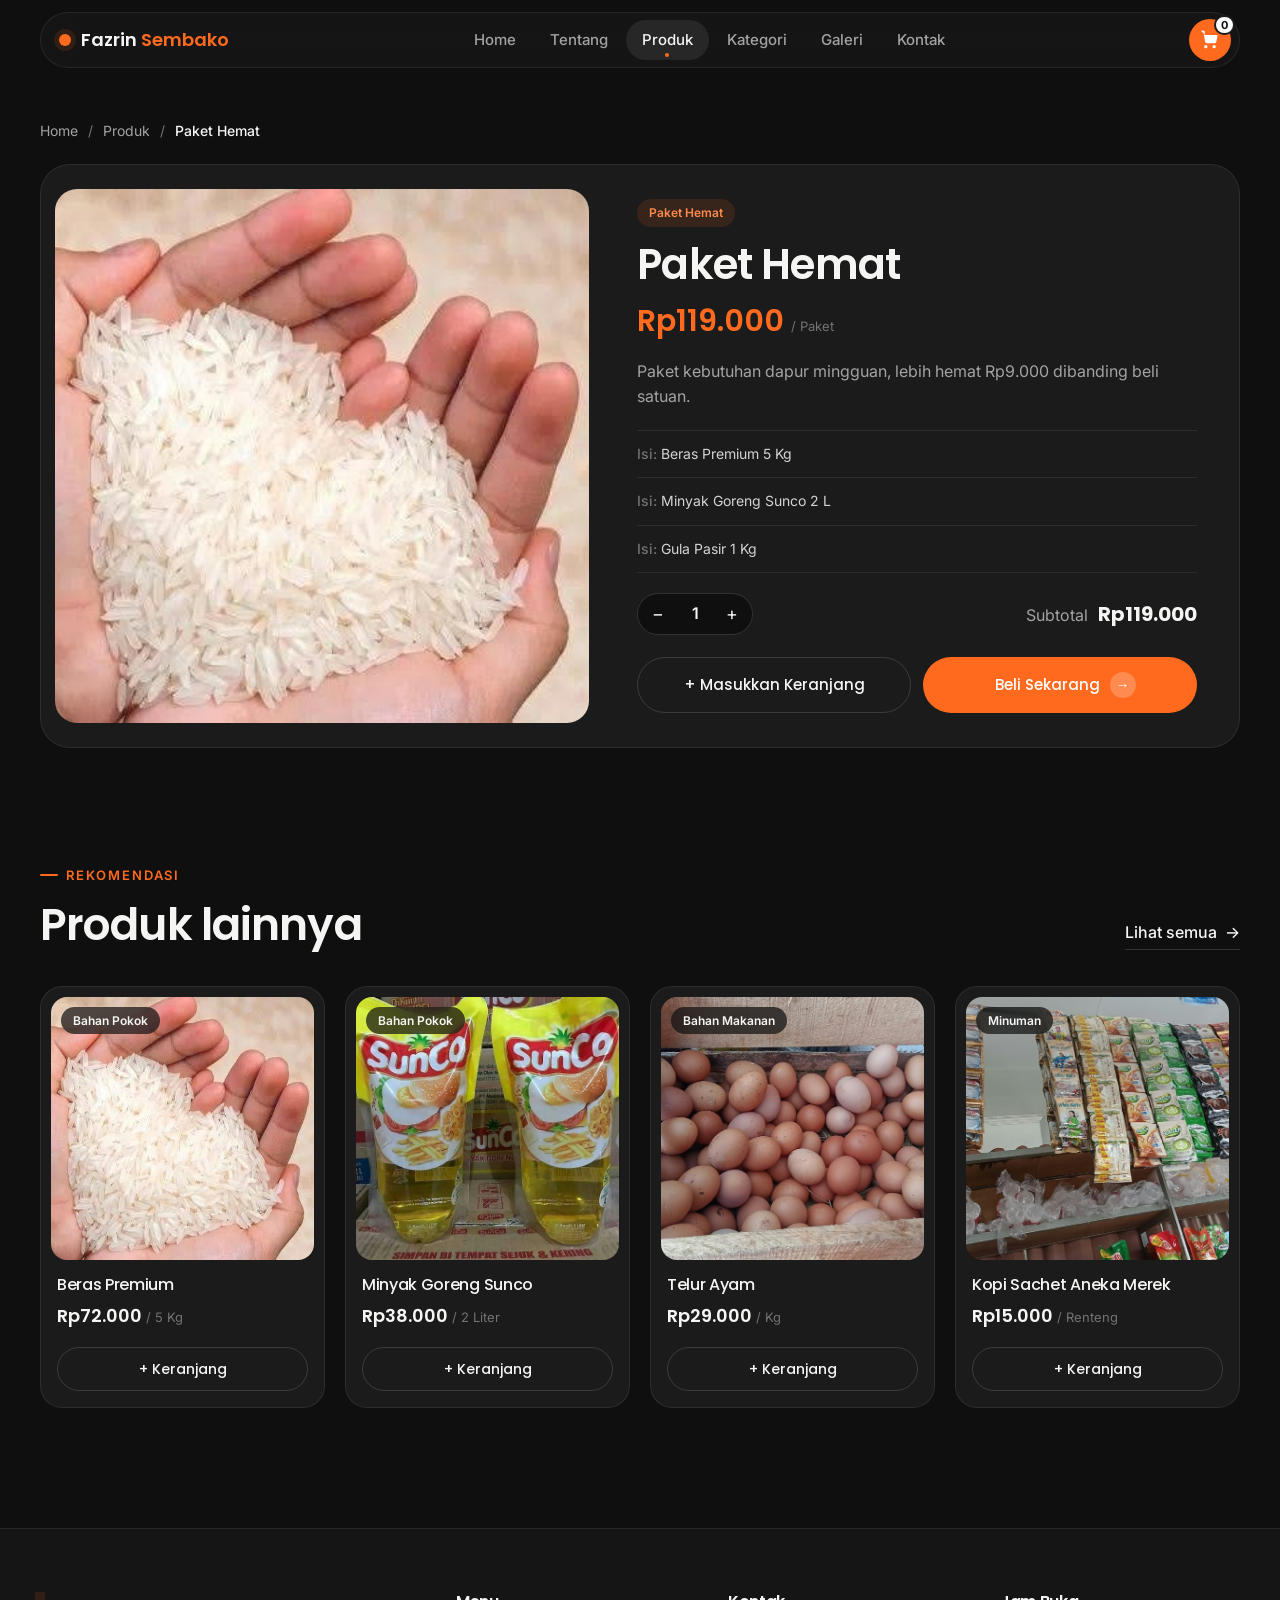
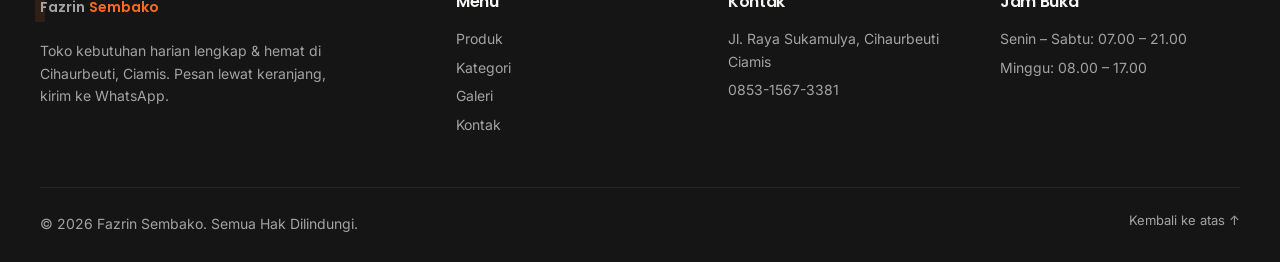
<file: detail.html>
<!DOCTYPE html>
<html lang="id">
<head>
    <meta charset="UTF-8">
    <meta name="viewport" content="width=device-width, initial-scale=1.0">
    <meta name="description" content="Detail produk Fazrin Sembako.">
    <meta name="theme-color" content="#111111">
    <title>Detail Produk - Fazrin Sembako</title>
    <link rel="preconnect" href="https://fonts.googleapis.com">
    <link rel="preconnect" href="https://fonts.gstatic.com" crossorigin>
    <link href="https://fonts.googleapis.com/css2?family=Poppins:wght@400;500;600;700&family=Inter:wght@400;500;600&display=swap" rel="stylesheet">
    <link rel="stylesheet" href="style.css?v=ba447446">
</head>
<body>

<!-- ============ HEADER & MENU ============ -->
<header id="fazrin_header">
    <div class="fazrin_header_inner">
        <a class="fazrin_logo" href="index.html">
            <span class="fazrin_logo_dot"></span>
            <span>Fazrin<b>Sembako</b></span>
        </a>

        <nav id="fazrin_menu" class="fazrin_menu">
            <a href="index.html">Home</a>
            <a href="about.html">Tentang</a>
            <a href="produk.html" class="fazrin_active" aria-current="page">Produk</a>
            <a href="kategori.html">Kategori</a>
            <a href="galeri.html">Galeri</a>
            <a href="contact.html">Kontak</a>
        </nav>

        <div class="fazrin_header_actions">
            <button id="fazrin_cart_open" class="fazrin_cart_btn" type="button" aria-label="Buka keranjang">
                <svg viewBox="0 0 24 24" aria-hidden="true"><path d="M7 18a2 2 0 1 0 0 4 2 2 0 0 0 0-4Zm10 0a2 2 0 1 0 0 4 2 2 0 0 0 0-4ZM5.2 4l.4 2H20a1 1 0 0 1 1 1.2l-1.4 7a2 2 0 0 1-2 1.6H8.1a2 2 0 0 1-2-1.6L4.3 3.4A1 1 0 0 0 3.3 2.6H2V.6h1.3a3 3 0 0 1 2.9 2.4Z"/></svg>
                <span class="fazrin_cart_badge" data-fazrin-cart-count>0</span>
            </button>
            <button id="fazrin_menu_toggle" class="fazrin_menu_toggle" type="button" aria-label="Buka menu" aria-expanded="false">
                <span></span><span></span><span></span>
            </button>
        </div>
    </div>
</header>

<main>
    <div class="fazrin_container fazrin_container_top">
        <nav class="fazrin_breadcrumb fazrin_reveal">
            <a href="index.html">Home</a> <span>/</span> <a href="produk.html">Produk</a> <span>/</span> <b id="fazrin_bc_nama">Beras Premium</b>
        </nav>

        <section class="fazrin_detail fazrin_reveal">
            <div class="fazrin_detail_media">
                <img class="fazrin_detail_img" id="fazrin_detail_img" src="images/beras.jpg?v=9d25f330" alt="Beras Premium" width="420" height="420">
            </div>

            <div class="fazrin_detail_info">
                <span class="fazrin_tag" id="fazrin_detail_kategori">Bahan Pokok</span>
                <h1 id="fazrin_detail_nama">Beras Premium</h1>
                <p class="fazrin_harga fazrin_harga_big" id="fazrin_detail_harga">Rp72.000 <small>/ 5 Kg</small></p>

                <p class="fazrin_detail_desc" id="fazrin_detail_desc">
                    Beras premium bersih dan pulen untuk kebutuhan keluarga.
                </p>

                <ul class="fazrin_spec" id="fazrin_detail_spec">
                    <li><strong>Berat:</strong> 5 Kilogram</li>
                </ul>

                <div class="fazrin_qty_row">
                    <div class="fazrin_qty">
                        <button type="button" id="fazrin_qty_min" aria-label="Kurangi">−</button>
                        <output id="fazrin_qty_val">1</output>
                        <button type="button" id="fazrin_qty_plus" aria-label="Tambah">+</button>
                    </div>
                    <p class="fazrin_total">Subtotal <b id="fazrin_qty_total">Rp72.000</b></p>
                </div>

                <div class="fazrin_detail_actions">
                    <button class="fazrin_button fazrin_button_ghost" id="fazrin_detail_add" type="button">+ Masukkan Keranjang</button>
                    <button class="fazrin_button" id="fazrin_detail_buy" type="button">Beli Sekarang <span class="fazrin_btn_arrow" aria-hidden="true">→</span></button>
                </div>
            </div>
        </section>

        <section class="fazrin_section">
            <div class="fazrin_head fazrin_reveal">
                <div>
                    <span class="fazrin_eyebrow">Rekomendasi</span>
                    <h2>Produk lainnya</h2>
                    
                </div>
                <a class="fazrin_link" href="produk.html">Lihat semua <span aria-hidden="true">→</span></a>
            </div>
            <div class="fazrin_product_grid">
            <article class="fazrin_product_card fazrin_reveal" style="--fazrin_delay:0.00s" data-fazrin-id="beras" data-fazrin-kategori="pokok" data-fazrin-nama="beras premium">
                <a class="fazrin_product_img" href="detail.html?id=beras">
                    <img src="images/beras.jpg?v=9d25f330" alt="Beras Premium" width="300" height="300" loading="lazy">
                    <span class="fazrin_tag">Bahan Pokok</span>
                </a>
                <div class="fazrin_product_body">
                    <h3><a href="detail.html?id=beras">Beras Premium</a></h3>
                    <p class="fazrin_harga">Rp72.000 <small>/ 5 Kg</small></p>
                    <button class="fazrin_button fazrin_button_small fazrin_button_ghost fazrin_add" type="button" data-fazrin-add="beras">+ Keranjang</button>
                </div>
            </article>
            <article class="fazrin_product_card fazrin_reveal" style="--fazrin_delay:0.07s" data-fazrin-id="minyak" data-fazrin-kategori="pokok" data-fazrin-nama="minyak goreng sunco">
                <a class="fazrin_product_img" href="detail.html?id=minyak">
                    <img src="images/minyak.jpg?v=e4c7f508" alt="Minyak Goreng Sunco" width="300" height="300" loading="lazy">
                    <span class="fazrin_tag">Bahan Pokok</span>
                </a>
                <div class="fazrin_product_body">
                    <h3><a href="detail.html?id=minyak">Minyak Goreng Sunco</a></h3>
                    <p class="fazrin_harga">Rp38.000 <small>/ 2 Liter</small></p>
                    <button class="fazrin_button fazrin_button_small fazrin_button_ghost fazrin_add" type="button" data-fazrin-add="minyak">+ Keranjang</button>
                </div>
            </article>
            <article class="fazrin_product_card fazrin_reveal" style="--fazrin_delay:0.14s" data-fazrin-id="telur" data-fazrin-kategori="makanan" data-fazrin-nama="telur ayam">
                <a class="fazrin_product_img" href="detail.html?id=telur">
                    <img src="images/telur.jpg?v=f1721203" alt="Telur Ayam" width="300" height="300" loading="lazy">
                    <span class="fazrin_tag">Bahan Makanan</span>
                </a>
                <div class="fazrin_product_body">
                    <h3><a href="detail.html?id=telur">Telur Ayam</a></h3>
                    <p class="fazrin_harga">Rp29.000 <small>/ Kg</small></p>
                    <button class="fazrin_button fazrin_button_small fazrin_button_ghost fazrin_add" type="button" data-fazrin-add="telur">+ Keranjang</button>
                </div>
            </article>
            <article class="fazrin_product_card fazrin_reveal" style="--fazrin_delay:0.21s" data-fazrin-id="kopi-gantung" data-fazrin-kategori="minuman" data-fazrin-nama="kopi sachet aneka merek">
                <a class="fazrin_product_img" href="detail.html?id=kopi-gantung">
                    <img src="images/kopi-gantung.jpg?v=8a05015a" alt="Kopi Sachet Aneka Merek" width="300" height="300" loading="lazy">
                    <span class="fazrin_tag">Minuman</span>
                </a>
                <div class="fazrin_product_body">
                    <h3><a href="detail.html?id=kopi-gantung">Kopi Sachet Aneka Merek</a></h3>
                    <p class="fazrin_harga">Rp15.000 <small>/ Renteng</small></p>
                    <button class="fazrin_button fazrin_button_small fazrin_button_ghost fazrin_add" type="button" data-fazrin-add="kopi-gantung">+ Keranjang</button>
                </div>
            </article>
            <article class="fazrin_product_card fazrin_reveal" style="--fazrin_delay:0.00s" data-fazrin-id="deterjen" data-fazrin-kategori="rumah" data-fazrin-nama="rinso anti noda">
                <a class="fazrin_product_img" href="detail.html?id=deterjen">
                    <img src="images/deterjen.jpg?v=0cb2c807" alt="Rinso Anti Noda" width="300" height="300" loading="lazy">
                    <span class="fazrin_tag">Kebutuhan Rumah</span>
                </a>
                <div class="fazrin_product_body">
                    <h3><a href="detail.html?id=deterjen">Rinso Anti Noda</a></h3>
                    <p class="fazrin_harga">Rp11.000 <small>/ Bungkus</small></p>
                    <button class="fazrin_button fazrin_button_small fazrin_button_ghost fazrin_add" type="button" data-fazrin-add="deterjen">+ Keranjang</button>
                </div>
            </article>
            </div>
        </section>
    </div>
</main>

<!-- ============ FOOTER ============ -->
<footer class="fazrin_footer">
    <div class="fazrin_footer_grid">
        <div class="fazrin_footer_brand">
            <a class="fazrin_logo" href="index.html"><span class="fazrin_logo_dot"></span><span>Fazrin<b>Sembako</b></span></a>
            <p>Toko kebutuhan harian lengkap &amp; hemat di Cihaurbeuti, Ciamis. Pesan lewat keranjang, kirim ke WhatsApp.</p>
        </div>
        <div>
            <h4>Menu</h4>
            <a href="produk.html">Produk</a>
            <a href="kategori.html">Kategori</a>
            <a href="galeri.html">Galeri</a>
            <a href="contact.html">Kontak</a>
        </div>
        <div>
            <h4>Kontak</h4>
            <p>Jl. Raya Sukamulya, Cihaurbeuti Ciamis</p>
            <p>0853-1567-3381</p>
        </div>
        <div>
            <h4>Jam Buka</h4>
            <p>Senin – Sabtu: 07.00 – 21.00</p>
            <p>Minggu: 08.00 – 17.00</p>
        </div>
    </div>
    <div class="fazrin_copyright">
        <p>&copy; 2026 Fazrin Sembako. Semua Hak Dilindungi.</p>
        <a href="#fazrin_header">Kembali ke atas ↑</a>
    </div>
</footer>

<!-- ============ KERANJANG BELANJA ============ -->
<div id="fazrin_overlay" class="fazrin_overlay" hidden></div>
<aside id="fazrin_cart" class="fazrin_cart" aria-label="Keranjang belanja" aria-hidden="true">
    <div class="fazrin_cart_head">
        <h2>Keranjang</h2>
        <button id="fazrin_cart_close" class="fazrin_cart_close" type="button" aria-label="Tutup keranjang">✕</button>
    </div>

    <div class="fazrin_cart_scroll">
        <ul id="fazrin_cart_list" class="fazrin_cart_list"></ul>

        <div id="fazrin_cart_empty" class="fazrin_cart_empty">
            <p>Keranjang masih kosong.</p>
            <a class="fazrin_button fazrin_button_small" href="produk.html">Mulai Belanja</a>
        </div>

        <form id="fazrin_order_form" class="fazrin_order_form" novalidate>
            <h3>Data Pemesan</h3>
            <label for="fazrin_order_nama">Nama</label>
            <input type="text" id="fazrin_order_nama" placeholder="Nama lengkap" autocomplete="name">

            <label for="fazrin_order_metode">Pengambilan</label>
            <select id="fazrin_order_metode">
                <option value="Ambil di toko">Ambil di toko</option>
                <option value="Diantar ke rumah">Diantar ke rumah</option>
            </select>

            <div id="fazrin_alamat_wrap" class="fazrin_alamat_wrap" hidden>
                <label for="fazrin_order_alamat">Alamat lengkap</label>
                <textarea id="fazrin_order_alamat" rows="2" placeholder="Jalan, RT/RW, kelurahan"></textarea>
            </div>

            <label for="fazrin_order_catatan">Catatan <small>(opsional)</small></label>
            <input type="text" id="fazrin_order_catatan" placeholder="Misal: beras merek apa saja">
            <p id="fazrin_order_error" class="fazrin_error" role="alert"></p>
        </form>
    </div>

    <div class="fazrin_cart_foot">
        <div class="fazrin_cart_total">
            <span>Total (<b data-fazrin-cart-count>0</b> barang)</span>
            <strong id="fazrin_cart_total">Rp0</strong>
        </div>
        <button id="fazrin_order_wa" class="fazrin_button fazrin_button_wa" type="button">
            <svg viewBox="0 0 24 24" aria-hidden="true"><path d="M12 2a10 10 0 0 0-8.6 15.1L2 22l5-1.3A10 10 0 1 0 12 2Zm4.5 12.1c-.2-.1-1.5-.7-1.7-.8-.2-.1-.4-.1-.6.1l-.8 1c-.1.2-.3.2-.5.1a6.7 6.7 0 0 1-3.3-2.9c-.2-.4.2-.4.7-1.3.1-.2 0-.3 0-.4l-.8-1.8c-.2-.5-.4-.4-.6-.4h-.5a1 1 0 0 0-.7.3 3 3 0 0 0-.9 2.2 5.2 5.2 0 0 0 1.1 2.7 11.8 11.8 0 0 0 4.5 4c1.7.7 2.3.8 3.2.6.5-.1 1.5-.6 1.7-1.2.2-.6.2-1.1.2-1.2-.1-.1-.2-.2-.5-.3Z"/></svg>
            Pesan via WhatsApp
        </button>
    </div>
</aside>

<button id="fazrin_to_top" class="fazrin_to_top" type="button" aria-label="Kembali ke atas">↑</button>
<div id="fazrin_toast" class="fazrin_toast" role="status" aria-live="polite"></div>

<script src="js/script.js?v=6bd0f8b3"></script>
</body>
</html>
</file>
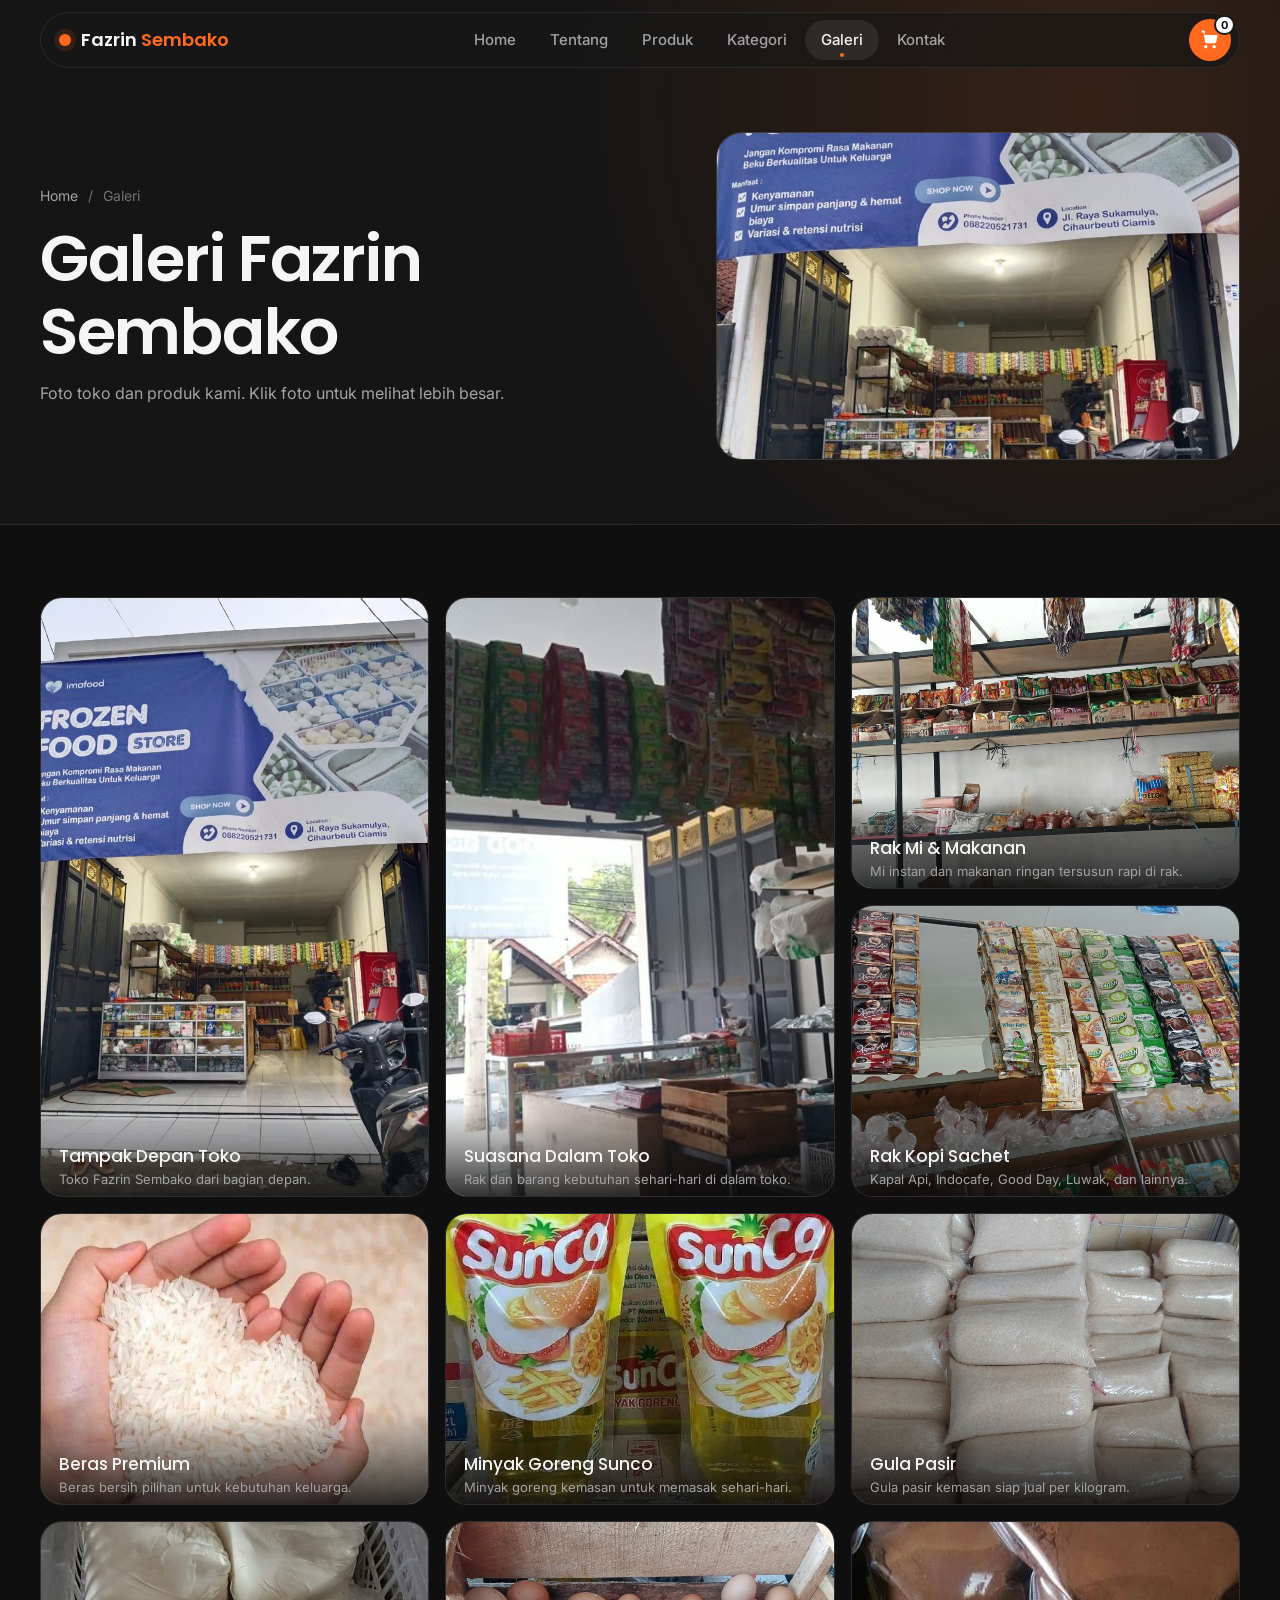
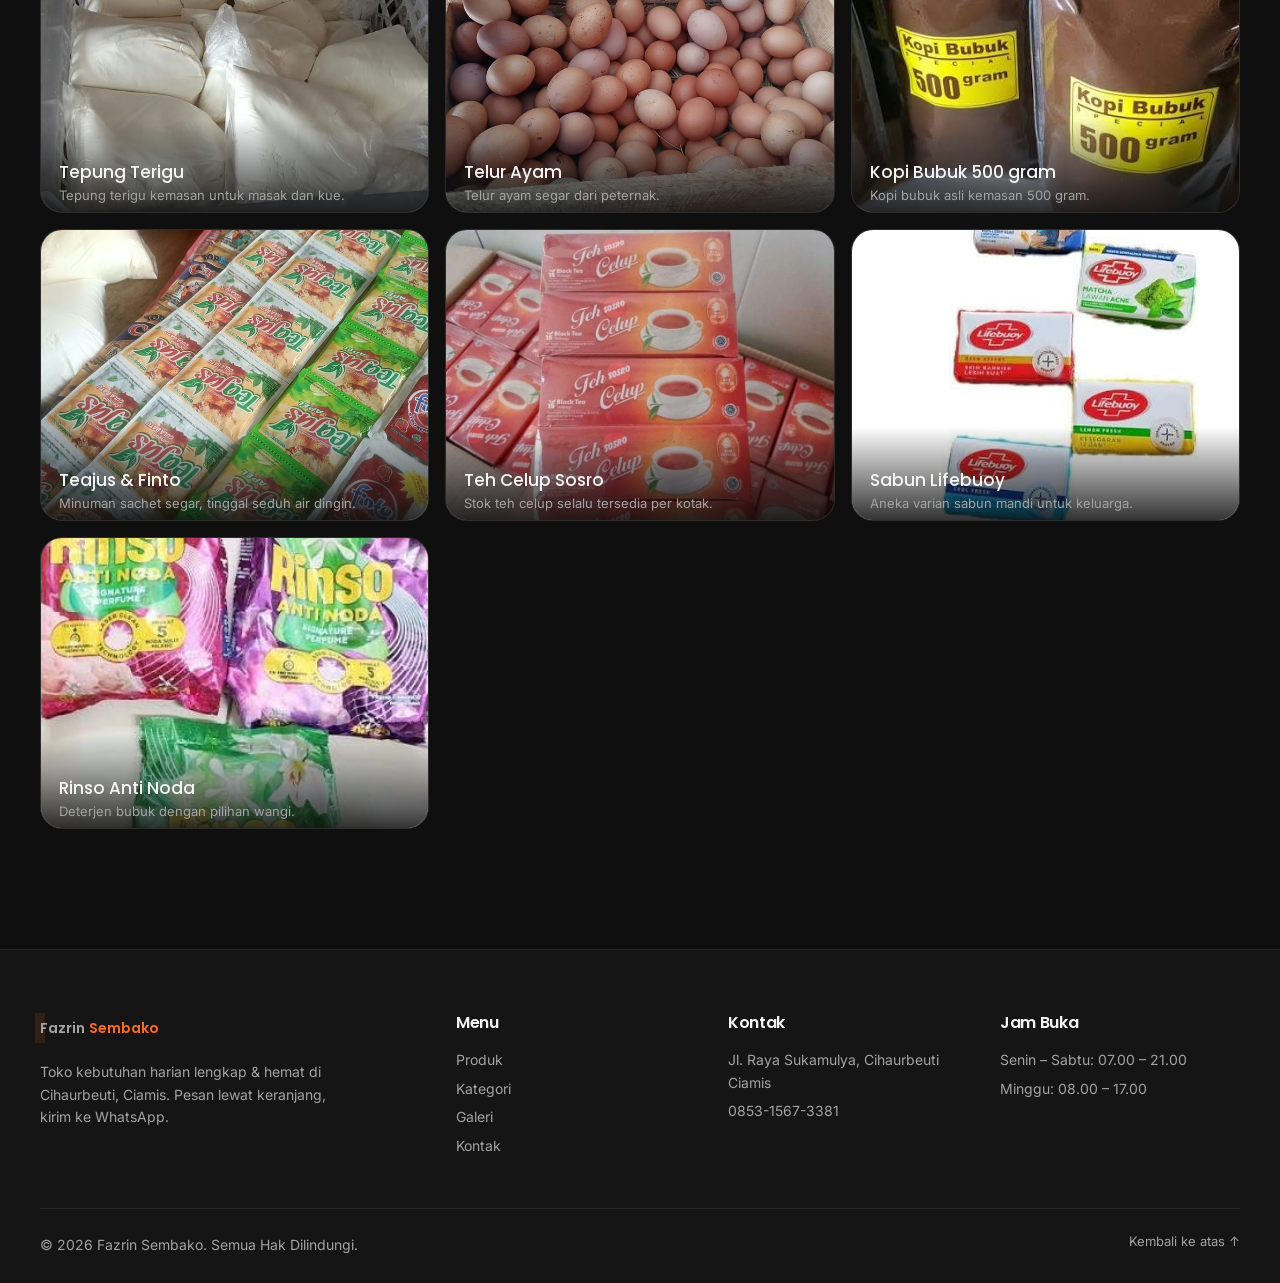
<file: galeri.html>
<!DOCTYPE html>
<html lang="id">
<head>
    <meta charset="UTF-8">
    <meta name="viewport" content="width=device-width, initial-scale=1.0">
    <meta name="description" content="Galeri foto Toko Fazrin Sembako dan produknya.">
    <meta name="theme-color" content="#111111">
    <title>Galeri - Fazrin Sembako</title>
    <link rel="preconnect" href="https://fonts.googleapis.com">
    <link rel="preconnect" href="https://fonts.gstatic.com" crossorigin>
    <link href="https://fonts.googleapis.com/css2?family=Poppins:wght@400;500;600;700&family=Inter:wght@400;500;600&display=swap" rel="stylesheet">
    <link rel="stylesheet" href="style.css?v=ba447446">
</head>
<body>

<!-- ============ HEADER & MENU ============ -->
<header id="fazrin_header">
    <div class="fazrin_header_inner">
        <a class="fazrin_logo" href="index.html">
            <span class="fazrin_logo_dot"></span>
            <span>Fazrin<b>Sembako</b></span>
        </a>

        <nav id="fazrin_menu" class="fazrin_menu">
            <a href="index.html">Home</a>
            <a href="about.html">Tentang</a>
            <a href="produk.html">Produk</a>
            <a href="kategori.html">Kategori</a>
            <a href="galeri.html" class="fazrin_active" aria-current="page">Galeri</a>
            <a href="contact.html">Kontak</a>
        </nav>

        <div class="fazrin_header_actions">
            <button id="fazrin_cart_open" class="fazrin_cart_btn" type="button" aria-label="Buka keranjang">
                <svg viewBox="0 0 24 24" aria-hidden="true"><path d="M7 18a2 2 0 1 0 0 4 2 2 0 0 0 0-4Zm10 0a2 2 0 1 0 0 4 2 2 0 0 0 0-4ZM5.2 4l.4 2H20a1 1 0 0 1 1 1.2l-1.4 7a2 2 0 0 1-2 1.6H8.1a2 2 0 0 1-2-1.6L4.3 3.4A1 1 0 0 0 3.3 2.6H2V.6h1.3a3 3 0 0 1 2.9 2.4Z"/></svg>
                <span class="fazrin_cart_badge" data-fazrin-cart-count>0</span>
            </button>
            <button id="fazrin_menu_toggle" class="fazrin_menu_toggle" type="button" aria-label="Buka menu" aria-expanded="false">
                <span></span><span></span><span></span>
            </button>
        </div>
    </div>
</header>

<main>
    <section class="fazrin_banner">
        <div class="fazrin_banner_inner">
            <div class="fazrin_banner_text">
                <nav class="fazrin_breadcrumb fazrin_reveal"><a href="index.html">Home</a> <span>/</span> Galeri</nav>
                <h1 class="fazrin_reveal" style="--fazrin_delay:.08s">Galeri Fazrin Sembako</h1>
                <p class="fazrin_reveal" style="--fazrin_delay:.16s">Foto toko dan produk kami. Klik foto untuk melihat lebih besar.</p>
            </div>
            <div class="fazrin_banner_media fazrin_reveal" style="--fazrin_delay:.2s">
                <img src="images/foto-toko-fazrin.jpeg?v=7907bc97" alt="" width="600" height="420">
            </div>
        </div>
    </section>

    <div class="fazrin_container">
        <div class="fazrin_gallery_grid">
            <button class="fazrin_gallery_card fazrin_reveal" type="button" style="--fazrin_delay:0.00s" data-fazrin-img="images/foto-toko-fazrin.jpeg?v=7907bc97" data-fazrin-title="Tampak Depan Toko" data-fazrin-desc="Toko Fazrin Sembako dari bagian depan.">
                <img src="images/foto-toko-fazrin.jpeg?v=7907bc97" alt="Tampak Depan Toko" width="400" height="300" loading="lazy">
                <span class="fazrin_gallery_caption"><b>Tampak Depan Toko</b><small>Toko Fazrin Sembako dari bagian depan.</small></span>
                <span class="fazrin_gallery_zoom" aria-hidden="true">↗</span>
            </button>
            <button class="fazrin_gallery_card fazrin_reveal" type="button" style="--fazrin_delay:0.07s" data-fazrin-img="images/foto-toko-dalam.jpeg?v=36f8fac3" data-fazrin-title="Suasana Dalam Toko" data-fazrin-desc="Rak dan barang kebutuhan sehari-hari di dalam toko.">
                <img src="images/foto-toko-dalam.jpeg?v=36f8fac3" alt="Suasana Dalam Toko" width="400" height="300" loading="lazy">
                <span class="fazrin_gallery_caption"><b>Suasana Dalam Toko</b><small>Rak dan barang kebutuhan sehari-hari di dalam toko.</small></span>
                <span class="fazrin_gallery_zoom" aria-hidden="true">↗</span>
            </button>
            <button class="fazrin_gallery_card fazrin_reveal" type="button" style="--fazrin_delay:0.14s" data-fazrin-img="images/mi.jpg?v=f2dd789c" data-fazrin-title="Rak Mi & Makanan" data-fazrin-desc="Mi instan dan makanan ringan tersusun rapi di rak.">
                <img src="images/mi.jpg?v=f2dd789c" alt="Rak Mi & Makanan" width="400" height="300" loading="lazy">
                <span class="fazrin_gallery_caption"><b>Rak Mi & Makanan</b><small>Mi instan dan makanan ringan tersusun rapi di rak.</small></span>
                <span class="fazrin_gallery_zoom" aria-hidden="true">↗</span>
            </button>
            <button class="fazrin_gallery_card fazrin_reveal" type="button" style="--fazrin_delay:0.00s" data-fazrin-img="images/kopi-gantung.jpg?v=8a05015a" data-fazrin-title="Rak Kopi Sachet" data-fazrin-desc="Kapal Api, Indocafe, Good Day, Luwak, dan lainnya.">
                <img src="images/kopi-gantung.jpg?v=8a05015a" alt="Rak Kopi Sachet" width="400" height="300" loading="lazy">
                <span class="fazrin_gallery_caption"><b>Rak Kopi Sachet</b><small>Kapal Api, Indocafe, Good Day, Luwak, dan lainnya.</small></span>
                <span class="fazrin_gallery_zoom" aria-hidden="true">↗</span>
            </button>
            <button class="fazrin_gallery_card fazrin_reveal" type="button" style="--fazrin_delay:0.07s" data-fazrin-img="images/beras.jpg?v=9d25f330" data-fazrin-title="Beras Premium" data-fazrin-desc="Beras bersih pilihan untuk kebutuhan keluarga.">
                <img src="images/beras.jpg?v=9d25f330" alt="Beras Premium" width="400" height="300" loading="lazy">
                <span class="fazrin_gallery_caption"><b>Beras Premium</b><small>Beras bersih pilihan untuk kebutuhan keluarga.</small></span>
                <span class="fazrin_gallery_zoom" aria-hidden="true">↗</span>
            </button>
            <button class="fazrin_gallery_card fazrin_reveal" type="button" style="--fazrin_delay:0.14s" data-fazrin-img="images/minyak.jpg?v=e4c7f508" data-fazrin-title="Minyak Goreng Sunco" data-fazrin-desc="Minyak goreng kemasan untuk memasak sehari-hari.">
                <img src="images/minyak.jpg?v=e4c7f508" alt="Minyak Goreng Sunco" width="400" height="300" loading="lazy">
                <span class="fazrin_gallery_caption"><b>Minyak Goreng Sunco</b><small>Minyak goreng kemasan untuk memasak sehari-hari.</small></span>
                <span class="fazrin_gallery_zoom" aria-hidden="true">↗</span>
            </button>
            <button class="fazrin_gallery_card fazrin_reveal" type="button" style="--fazrin_delay:0.00s" data-fazrin-img="images/gula.jpg?v=6e8a4f06" data-fazrin-title="Gula Pasir" data-fazrin-desc="Gula pasir kemasan siap jual per kilogram.">
                <img src="images/gula.jpg?v=6e8a4f06" alt="Gula Pasir" width="400" height="300" loading="lazy">
                <span class="fazrin_gallery_caption"><b>Gula Pasir</b><small>Gula pasir kemasan siap jual per kilogram.</small></span>
                <span class="fazrin_gallery_zoom" aria-hidden="true">↗</span>
            </button>
            <button class="fazrin_gallery_card fazrin_reveal" type="button" style="--fazrin_delay:0.07s" data-fazrin-img="images/tepung.jpg?v=eb949ecf" data-fazrin-title="Tepung Terigu" data-fazrin-desc="Tepung terigu kemasan untuk masak dan kue.">
                <img src="images/tepung.jpg?v=eb949ecf" alt="Tepung Terigu" width="400" height="300" loading="lazy">
                <span class="fazrin_gallery_caption"><b>Tepung Terigu</b><small>Tepung terigu kemasan untuk masak dan kue.</small></span>
                <span class="fazrin_gallery_zoom" aria-hidden="true">↗</span>
            </button>
            <button class="fazrin_gallery_card fazrin_reveal" type="button" style="--fazrin_delay:0.14s" data-fazrin-img="images/telur.jpg?v=f1721203" data-fazrin-title="Telur Ayam" data-fazrin-desc="Telur ayam segar dari peternak.">
                <img src="images/telur.jpg?v=f1721203" alt="Telur Ayam" width="400" height="300" loading="lazy">
                <span class="fazrin_gallery_caption"><b>Telur Ayam</b><small>Telur ayam segar dari peternak.</small></span>
                <span class="fazrin_gallery_zoom" aria-hidden="true">↗</span>
            </button>
            <button class="fazrin_gallery_card fazrin_reveal" type="button" style="--fazrin_delay:0.00s" data-fazrin-img="images/kopi.jpg?v=9feaa433" data-fazrin-title="Kopi Bubuk 500 gram" data-fazrin-desc="Kopi bubuk asli kemasan 500 gram.">
                <img src="images/kopi.jpg?v=9feaa433" alt="Kopi Bubuk 500 gram" width="400" height="300" loading="lazy">
                <span class="fazrin_gallery_caption"><b>Kopi Bubuk 500 gram</b><small>Kopi bubuk asli kemasan 500 gram.</small></span>
                <span class="fazrin_gallery_zoom" aria-hidden="true">↗</span>
            </button>
            <button class="fazrin_gallery_card fazrin_reveal" type="button" style="--fazrin_delay:0.07s" data-fazrin-img="images/minuman-teh-jus.jpg?v=ec64a1d6" data-fazrin-title="Teajus & Finto" data-fazrin-desc="Minuman sachet segar, tinggal seduh air dingin.">
                <img src="images/minuman-teh-jus.jpg?v=ec64a1d6" alt="Teajus & Finto" width="400" height="300" loading="lazy">
                <span class="fazrin_gallery_caption"><b>Teajus & Finto</b><small>Minuman sachet segar, tinggal seduh air dingin.</small></span>
                <span class="fazrin_gallery_zoom" aria-hidden="true">↗</span>
            </button>
            <button class="fazrin_gallery_card fazrin_reveal" type="button" style="--fazrin_delay:0.14s" data-fazrin-img="images/teh.jpg?v=79cbd2e0" data-fazrin-title="Teh Celup Sosro" data-fazrin-desc="Stok teh celup selalu tersedia per kotak.">
                <img src="images/teh.jpg?v=79cbd2e0" alt="Teh Celup Sosro" width="400" height="300" loading="lazy">
                <span class="fazrin_gallery_caption"><b>Teh Celup Sosro</b><small>Stok teh celup selalu tersedia per kotak.</small></span>
                <span class="fazrin_gallery_zoom" aria-hidden="true">↗</span>
            </button>
            <button class="fazrin_gallery_card fazrin_reveal" type="button" style="--fazrin_delay:0.00s" data-fazrin-img="images/sabun.jpg?v=8d88a057" data-fazrin-title="Sabun Lifebuoy" data-fazrin-desc="Aneka varian sabun mandi untuk keluarga.">
                <img src="images/sabun.jpg?v=8d88a057" alt="Sabun Lifebuoy" width="400" height="300" loading="lazy">
                <span class="fazrin_gallery_caption"><b>Sabun Lifebuoy</b><small>Aneka varian sabun mandi untuk keluarga.</small></span>
                <span class="fazrin_gallery_zoom" aria-hidden="true">↗</span>
            </button>
            <button class="fazrin_gallery_card fazrin_reveal" type="button" style="--fazrin_delay:0.07s" data-fazrin-img="images/deterjen.jpg?v=0cb2c807" data-fazrin-title="Rinso Anti Noda" data-fazrin-desc="Deterjen bubuk dengan pilihan wangi.">
                <img src="images/deterjen.jpg?v=0cb2c807" alt="Rinso Anti Noda" width="400" height="300" loading="lazy">
                <span class="fazrin_gallery_caption"><b>Rinso Anti Noda</b><small>Deterjen bubuk dengan pilihan wangi.</small></span>
                <span class="fazrin_gallery_zoom" aria-hidden="true">↗</span>
            </button>
        </div>
    </div>

    <div id="fazrin_lightbox" class="fazrin_lightbox" hidden>
        <div class="fazrin_lightbox_box" role="dialog" aria-modal="true" aria-labelledby="fazrin_lightbox_title">
            <button id="fazrin_lightbox_close" class="fazrin_lightbox_close" type="button" aria-label="Tutup">✕</button>
            <img id="fazrin_lightbox_img" class="fazrin_lightbox_img" src="images/foto-toko-fazrin.jpeg?v=7907bc97" alt="" width="760" height="570">
            <h3 id="fazrin_lightbox_title"></h3>
            <p id="fazrin_lightbox_desc"></p>
        </div>
    </div>
</main>

<!-- ============ FOOTER ============ -->
<footer class="fazrin_footer">
    <div class="fazrin_footer_grid">
        <div class="fazrin_footer_brand">
            <a class="fazrin_logo" href="index.html"><span class="fazrin_logo_dot"></span><span>Fazrin<b>Sembako</b></span></a>
            <p>Toko kebutuhan harian lengkap &amp; hemat di Cihaurbeuti, Ciamis. Pesan lewat keranjang, kirim ke WhatsApp.</p>
        </div>
        <div>
            <h4>Menu</h4>
            <a href="produk.html">Produk</a>
            <a href="kategori.html">Kategori</a>
            <a href="galeri.html">Galeri</a>
            <a href="contact.html">Kontak</a>
        </div>
        <div>
            <h4>Kontak</h4>
            <p>Jl. Raya Sukamulya, Cihaurbeuti Ciamis</p>
            <p>0853-1567-3381</p>
        </div>
        <div>
            <h4>Jam Buka</h4>
            <p>Senin – Sabtu: 07.00 – 21.00</p>
            <p>Minggu: 08.00 – 17.00</p>
        </div>
    </div>
    <div class="fazrin_copyright">
        <p>&copy; 2026 Fazrin Sembako. Semua Hak Dilindungi.</p>
        <a href="#fazrin_header">Kembali ke atas ↑</a>
    </div>
</footer>

<!-- ============ KERANJANG BELANJA ============ -->
<div id="fazrin_overlay" class="fazrin_overlay" hidden></div>
<aside id="fazrin_cart" class="fazrin_cart" aria-label="Keranjang belanja" aria-hidden="true">
    <div class="fazrin_cart_head">
        <h2>Keranjang</h2>
        <button id="fazrin_cart_close" class="fazrin_cart_close" type="button" aria-label="Tutup keranjang">✕</button>
    </div>

    <div class="fazrin_cart_scroll">
        <ul id="fazrin_cart_list" class="fazrin_cart_list"></ul>

        <div id="fazrin_cart_empty" class="fazrin_cart_empty">
            <p>Keranjang masih kosong.</p>
            <a class="fazrin_button fazrin_button_small" href="produk.html">Mulai Belanja</a>
        </div>

        <form id="fazrin_order_form" class="fazrin_order_form" novalidate>
            <h3>Data Pemesan</h3>
            <label for="fazrin_order_nama">Nama</label>
            <input type="text" id="fazrin_order_nama" placeholder="Nama lengkap" autocomplete="name">

            <label for="fazrin_order_metode">Pengambilan</label>
            <select id="fazrin_order_metode">
                <option value="Ambil di toko">Ambil di toko</option>
                <option value="Diantar ke rumah">Diantar ke rumah</option>
            </select>

            <div id="fazrin_alamat_wrap" class="fazrin_alamat_wrap" hidden>
                <label for="fazrin_order_alamat">Alamat lengkap</label>
                <textarea id="fazrin_order_alamat" rows="2" placeholder="Jalan, RT/RW, kelurahan"></textarea>
            </div>

            <label for="fazrin_order_catatan">Catatan <small>(opsional)</small></label>
            <input type="text" id="fazrin_order_catatan" placeholder="Misal: beras merek apa saja">
            <p id="fazrin_order_error" class="fazrin_error" role="alert"></p>
        </form>
    </div>

    <div class="fazrin_cart_foot">
        <div class="fazrin_cart_total">
            <span>Total (<b data-fazrin-cart-count>0</b> barang)</span>
            <strong id="fazrin_cart_total">Rp0</strong>
        </div>
        <button id="fazrin_order_wa" class="fazrin_button fazrin_button_wa" type="button">
            <svg viewBox="0 0 24 24" aria-hidden="true"><path d="M12 2a10 10 0 0 0-8.6 15.1L2 22l5-1.3A10 10 0 1 0 12 2Zm4.5 12.1c-.2-.1-1.5-.7-1.7-.8-.2-.1-.4-.1-.6.1l-.8 1c-.1.2-.3.2-.5.1a6.7 6.7 0 0 1-3.3-2.9c-.2-.4.2-.4.7-1.3.1-.2 0-.3 0-.4l-.8-1.8c-.2-.5-.4-.4-.6-.4h-.5a1 1 0 0 0-.7.3 3 3 0 0 0-.9 2.2 5.2 5.2 0 0 0 1.1 2.7 11.8 11.8 0 0 0 4.5 4c1.7.7 2.3.8 3.2.6.5-.1 1.5-.6 1.7-1.2.2-.6.2-1.1.2-1.2-.1-.1-.2-.2-.5-.3Z"/></svg>
            Pesan via WhatsApp
        </button>
    </div>
</aside>

<button id="fazrin_to_top" class="fazrin_to_top" type="button" aria-label="Kembali ke atas">↑</button>
<div id="fazrin_toast" class="fazrin_toast" role="status" aria-live="polite"></div>

<script src="js/script.js?v=6bd0f8b3"></script>
</body>
</html>
</file>
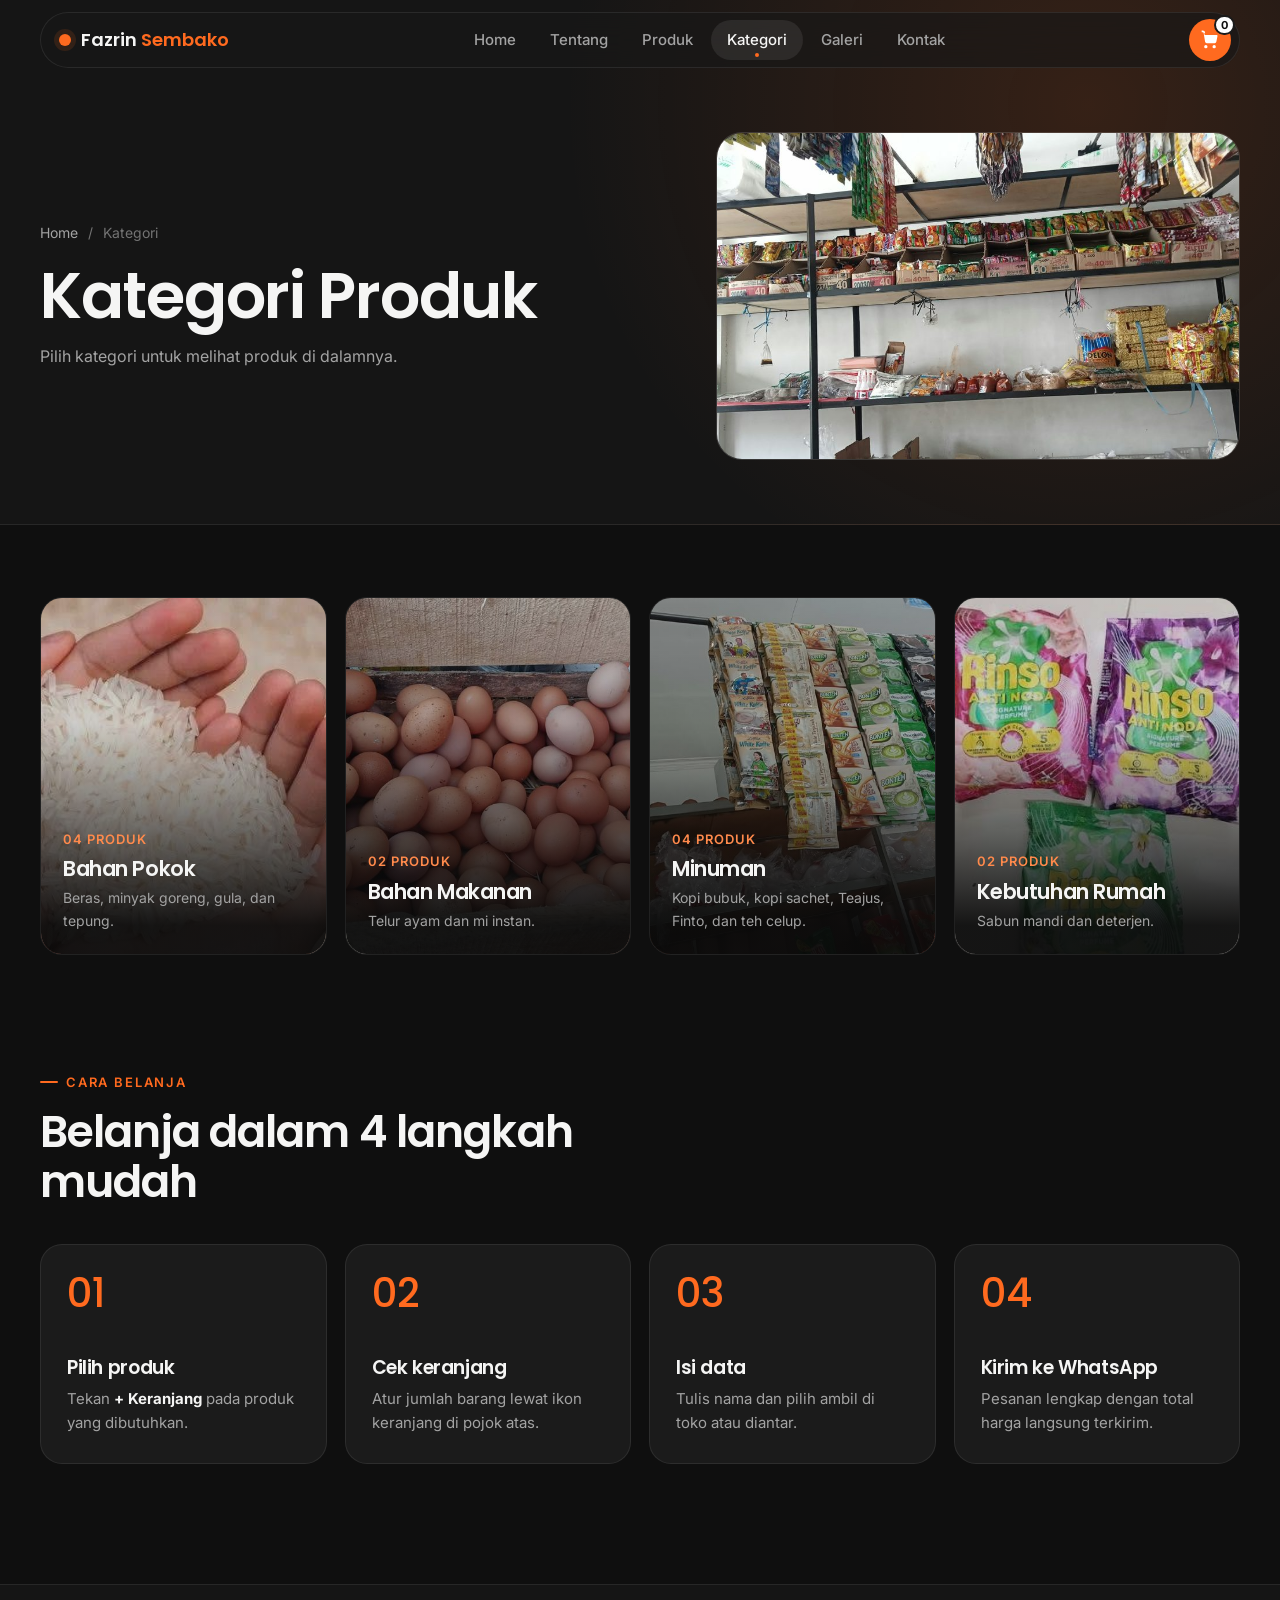
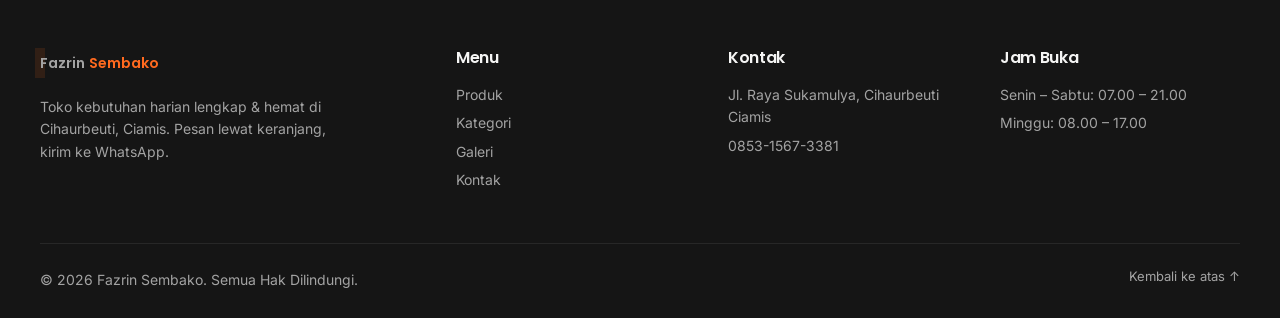
<file: kategori.html>
<!DOCTYPE html>
<html lang="id">
<head>
    <meta charset="UTF-8">
    <meta name="viewport" content="width=device-width, initial-scale=1.0">
    <meta name="description" content="Kategori produk Fazrin Sembako.">
    <meta name="theme-color" content="#111111">
    <title>Kategori - Fazrin Sembako</title>
    <link rel="preconnect" href="https://fonts.googleapis.com">
    <link rel="preconnect" href="https://fonts.gstatic.com" crossorigin>
    <link href="https://fonts.googleapis.com/css2?family=Poppins:wght@400;500;600;700&family=Inter:wght@400;500;600&display=swap" rel="stylesheet">
    <link rel="stylesheet" href="style.css?v=ba447446">
</head>
<body>

<!-- ============ HEADER & MENU ============ -->
<header id="fazrin_header">
    <div class="fazrin_header_inner">
        <a class="fazrin_logo" href="index.html">
            <span class="fazrin_logo_dot"></span>
            <span>Fazrin<b>Sembako</b></span>
        </a>

        <nav id="fazrin_menu" class="fazrin_menu">
            <a href="index.html">Home</a>
            <a href="about.html">Tentang</a>
            <a href="produk.html">Produk</a>
            <a href="kategori.html" class="fazrin_active" aria-current="page">Kategori</a>
            <a href="galeri.html">Galeri</a>
            <a href="contact.html">Kontak</a>
        </nav>

        <div class="fazrin_header_actions">
            <button id="fazrin_cart_open" class="fazrin_cart_btn" type="button" aria-label="Buka keranjang">
                <svg viewBox="0 0 24 24" aria-hidden="true"><path d="M7 18a2 2 0 1 0 0 4 2 2 0 0 0 0-4Zm10 0a2 2 0 1 0 0 4 2 2 0 0 0 0-4ZM5.2 4l.4 2H20a1 1 0 0 1 1 1.2l-1.4 7a2 2 0 0 1-2 1.6H8.1a2 2 0 0 1-2-1.6L4.3 3.4A1 1 0 0 0 3.3 2.6H2V.6h1.3a3 3 0 0 1 2.9 2.4Z"/></svg>
                <span class="fazrin_cart_badge" data-fazrin-cart-count>0</span>
            </button>
            <button id="fazrin_menu_toggle" class="fazrin_menu_toggle" type="button" aria-label="Buka menu" aria-expanded="false">
                <span></span><span></span><span></span>
            </button>
        </div>
    </div>
</header>

<main>
    <section class="fazrin_banner">
        <div class="fazrin_banner_inner">
            <div class="fazrin_banner_text">
                <nav class="fazrin_breadcrumb fazrin_reveal"><a href="index.html">Home</a> <span>/</span> Kategori</nav>
                <h1 class="fazrin_reveal" style="--fazrin_delay:.08s">Kategori Produk</h1>
                <p class="fazrin_reveal" style="--fazrin_delay:.16s">Pilih kategori untuk melihat produk di dalamnya.</p>
            </div>
            <div class="fazrin_banner_media fazrin_reveal" style="--fazrin_delay:.2s">
                <img src="images/mi.jpg?v=f2dd789c" alt="" width="600" height="420">
            </div>
        </div>
    </section>

    <div class="fazrin_container">
        <div class="fazrin_kategori_grid">
            <a class="fazrin_kategori_card fazrin_reveal" style="--fazrin_delay:0.00s" href="produk.html?kategori=pokok">
                <img src="images/beras.jpg?v=9d25f330" alt="Bahan Pokok" width="400" height="500" loading="lazy">
                <div class="fazrin_kategori_body">
                    <span class="fazrin_count">04 produk</span>
                    <h3>Bahan Pokok</h3>
                    <p>Beras, minyak goreng, gula, dan tepung.</p>
                </div>
                <span class="fazrin_kategori_arrow" aria-hidden="true">↗</span>
            </a>
            <a class="fazrin_kategori_card fazrin_reveal" style="--fazrin_delay:0.08s" href="produk.html?kategori=makanan">
                <img src="images/telur.jpg?v=f1721203" alt="Bahan Makanan" width="400" height="500" loading="lazy">
                <div class="fazrin_kategori_body">
                    <span class="fazrin_count">02 produk</span>
                    <h3>Bahan Makanan</h3>
                    <p>Telur ayam dan mi instan.</p>
                </div>
                <span class="fazrin_kategori_arrow" aria-hidden="true">↗</span>
            </a>
            <a class="fazrin_kategori_card fazrin_reveal" style="--fazrin_delay:0.16s" href="produk.html?kategori=minuman">
                <img src="images/kopi-gantung.jpg?v=8a05015a" alt="Minuman" width="400" height="500" loading="lazy">
                <div class="fazrin_kategori_body">
                    <span class="fazrin_count">04 produk</span>
                    <h3>Minuman</h3>
                    <p>Kopi bubuk, kopi sachet, Teajus, Finto, dan teh celup.</p>
                </div>
                <span class="fazrin_kategori_arrow" aria-hidden="true">↗</span>
            </a>
            <a class="fazrin_kategori_card fazrin_reveal" style="--fazrin_delay:0.24s" href="produk.html?kategori=rumah">
                <img src="images/deterjen.jpg?v=0cb2c807" alt="Kebutuhan Rumah" width="400" height="500" loading="lazy">
                <div class="fazrin_kategori_body">
                    <span class="fazrin_count">02 produk</span>
                    <h3>Kebutuhan Rumah</h3>
                    <p>Sabun mandi dan deterjen.</p>
                </div>
                <span class="fazrin_kategori_arrow" aria-hidden="true">↗</span>
            </a>
        </div>
        <section class="fazrin_section">
            <div class="fazrin_head fazrin_reveal">
                <div>
                    <span class="fazrin_eyebrow">Cara Belanja</span>
                    <h2>Belanja dalam 4 langkah mudah</h2>
                    
                </div>
                
            </div>
            <ol class="fazrin_steps">
                <li class="fazrin_reveal"><span>01</span><h3>Pilih produk</h3><p>Tekan <b>+ Keranjang</b> pada produk yang dibutuhkan.</p></li>
                <li class="fazrin_reveal" style="--fazrin_delay:.08s"><span>02</span><h3>Cek keranjang</h3><p>Atur jumlah barang lewat ikon keranjang di pojok atas.</p></li>
                <li class="fazrin_reveal" style="--fazrin_delay:.16s"><span>03</span><h3>Isi data</h3><p>Tulis nama dan pilih ambil di toko atau diantar.</p></li>
                <li class="fazrin_reveal" style="--fazrin_delay:.24s"><span>04</span><h3>Kirim ke WhatsApp</h3><p>Pesanan lengkap dengan total harga langsung terkirim.</p></li>
            </ol>
        </section>
    </div>
</main>

<!-- ============ FOOTER ============ -->
<footer class="fazrin_footer">
    <div class="fazrin_footer_grid">
        <div class="fazrin_footer_brand">
            <a class="fazrin_logo" href="index.html"><span class="fazrin_logo_dot"></span><span>Fazrin<b>Sembako</b></span></a>
            <p>Toko kebutuhan harian lengkap &amp; hemat di Cihaurbeuti, Ciamis. Pesan lewat keranjang, kirim ke WhatsApp.</p>
        </div>
        <div>
            <h4>Menu</h4>
            <a href="produk.html">Produk</a>
            <a href="kategori.html">Kategori</a>
            <a href="galeri.html">Galeri</a>
            <a href="contact.html">Kontak</a>
        </div>
        <div>
            <h4>Kontak</h4>
            <p>Jl. Raya Sukamulya, Cihaurbeuti Ciamis</p>
            <p>0853-1567-3381</p>
        </div>
        <div>
            <h4>Jam Buka</h4>
            <p>Senin – Sabtu: 07.00 – 21.00</p>
            <p>Minggu: 08.00 – 17.00</p>
        </div>
    </div>
    <div class="fazrin_copyright">
        <p>&copy; 2026 Fazrin Sembako. Semua Hak Dilindungi.</p>
        <a href="#fazrin_header">Kembali ke atas ↑</a>
    </div>
</footer>

<!-- ============ KERANJANG BELANJA ============ -->
<div id="fazrin_overlay" class="fazrin_overlay" hidden></div>
<aside id="fazrin_cart" class="fazrin_cart" aria-label="Keranjang belanja" aria-hidden="true">
    <div class="fazrin_cart_head">
        <h2>Keranjang</h2>
        <button id="fazrin_cart_close" class="fazrin_cart_close" type="button" aria-label="Tutup keranjang">✕</button>
    </div>

    <div class="fazrin_cart_scroll">
        <ul id="fazrin_cart_list" class="fazrin_cart_list"></ul>

        <div id="fazrin_cart_empty" class="fazrin_cart_empty">
            <p>Keranjang masih kosong.</p>
            <a class="fazrin_button fazrin_button_small" href="produk.html">Mulai Belanja</a>
        </div>

        <form id="fazrin_order_form" class="fazrin_order_form" novalidate>
            <h3>Data Pemesan</h3>
            <label for="fazrin_order_nama">Nama</label>
            <input type="text" id="fazrin_order_nama" placeholder="Nama lengkap" autocomplete="name">

            <label for="fazrin_order_metode">Pengambilan</label>
            <select id="fazrin_order_metode">
                <option value="Ambil di toko">Ambil di toko</option>
                <option value="Diantar ke rumah">Diantar ke rumah</option>
            </select>

            <div id="fazrin_alamat_wrap" class="fazrin_alamat_wrap" hidden>
                <label for="fazrin_order_alamat">Alamat lengkap</label>
                <textarea id="fazrin_order_alamat" rows="2" placeholder="Jalan, RT/RW, kelurahan"></textarea>
            </div>

            <label for="fazrin_order_catatan">Catatan <small>(opsional)</small></label>
            <input type="text" id="fazrin_order_catatan" placeholder="Misal: beras merek apa saja">
            <p id="fazrin_order_error" class="fazrin_error" role="alert"></p>
        </form>
    </div>

    <div class="fazrin_cart_foot">
        <div class="fazrin_cart_total">
            <span>Total (<b data-fazrin-cart-count>0</b> barang)</span>
            <strong id="fazrin_cart_total">Rp0</strong>
        </div>
        <button id="fazrin_order_wa" class="fazrin_button fazrin_button_wa" type="button">
            <svg viewBox="0 0 24 24" aria-hidden="true"><path d="M12 2a10 10 0 0 0-8.6 15.1L2 22l5-1.3A10 10 0 1 0 12 2Zm4.5 12.1c-.2-.1-1.5-.7-1.7-.8-.2-.1-.4-.1-.6.1l-.8 1c-.1.2-.3.2-.5.1a6.7 6.7 0 0 1-3.3-2.9c-.2-.4.2-.4.7-1.3.1-.2 0-.3 0-.4l-.8-1.8c-.2-.5-.4-.4-.6-.4h-.5a1 1 0 0 0-.7.3 3 3 0 0 0-.9 2.2 5.2 5.2 0 0 0 1.1 2.7 11.8 11.8 0 0 0 4.5 4c1.7.7 2.3.8 3.2.6.5-.1 1.5-.6 1.7-1.2.2-.6.2-1.1.2-1.2-.1-.1-.2-.2-.5-.3Z"/></svg>
            Pesan via WhatsApp
        </button>
    </div>
</aside>

<button id="fazrin_to_top" class="fazrin_to_top" type="button" aria-label="Kembali ke atas">↑</button>
<div id="fazrin_toast" class="fazrin_toast" role="status" aria-live="polite"></div>

<script src="js/script.js?v=6bd0f8b3"></script>
</body>
</html>
</file>
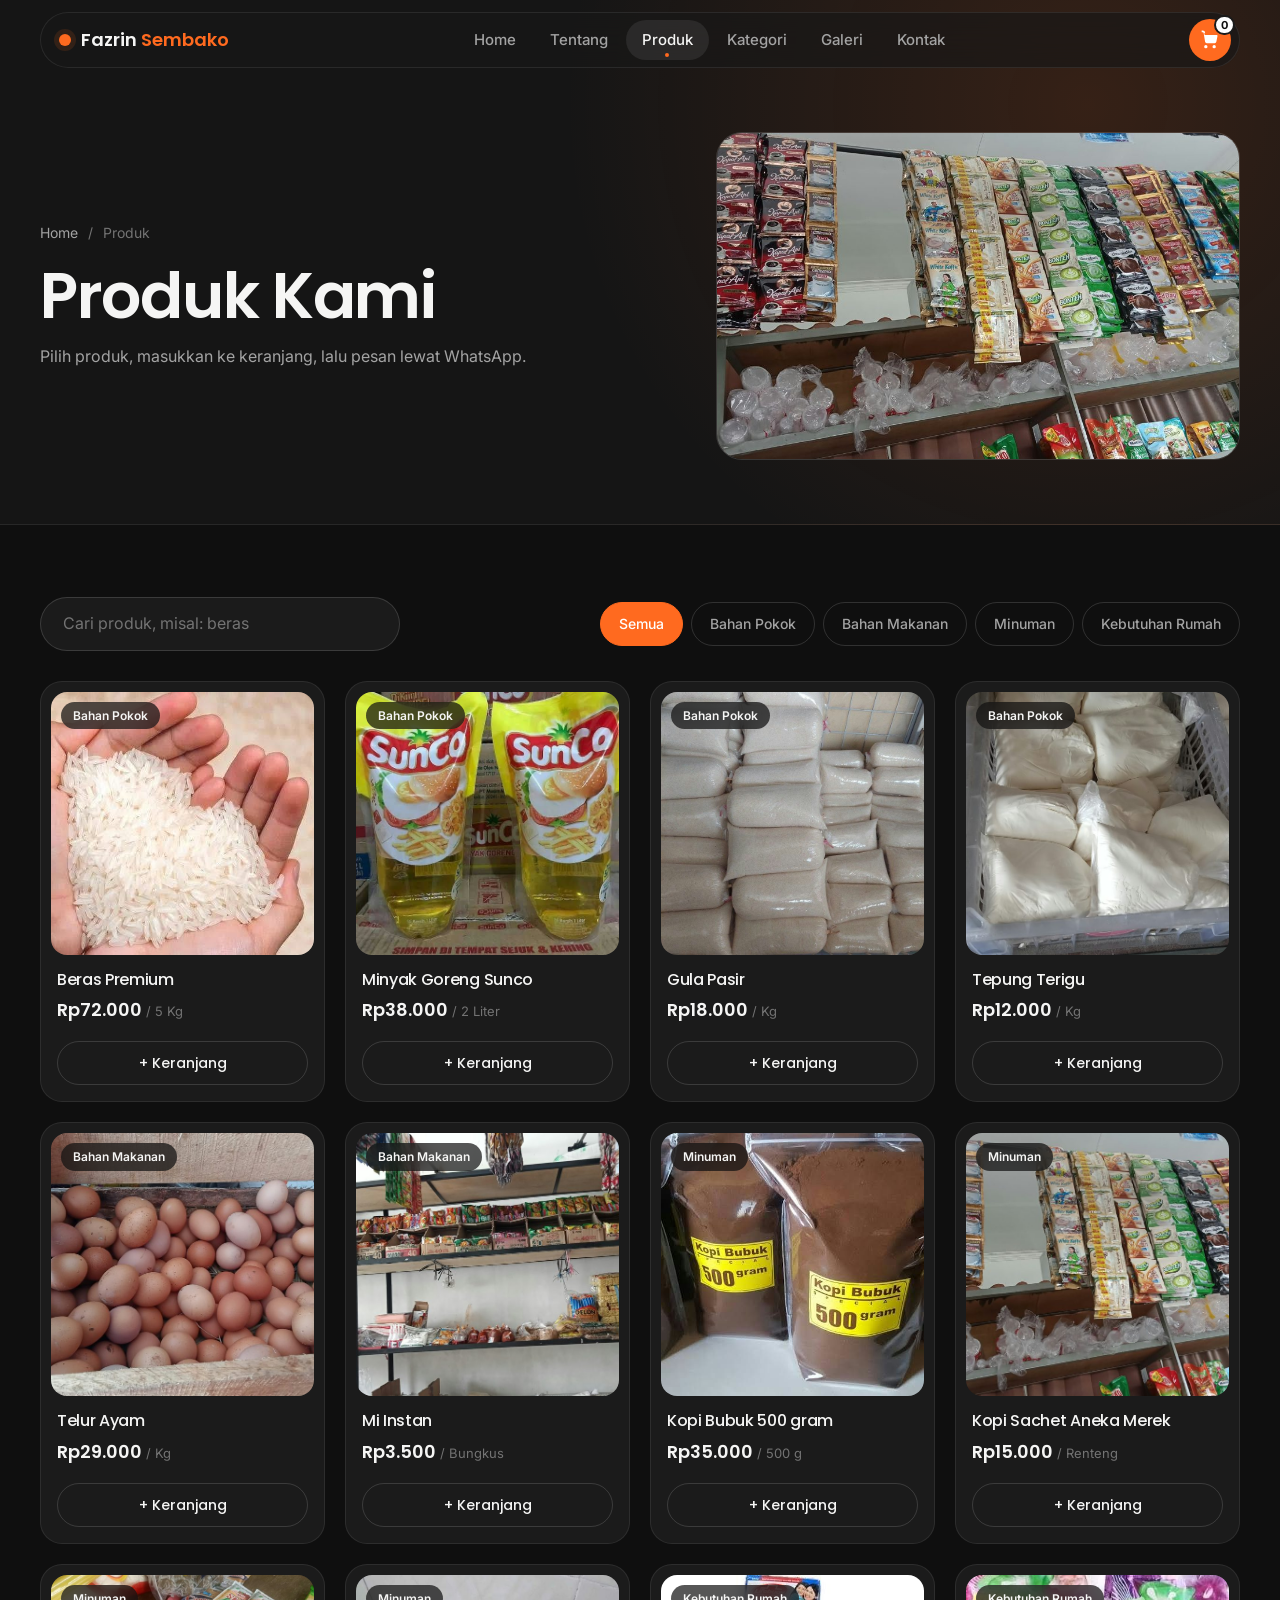
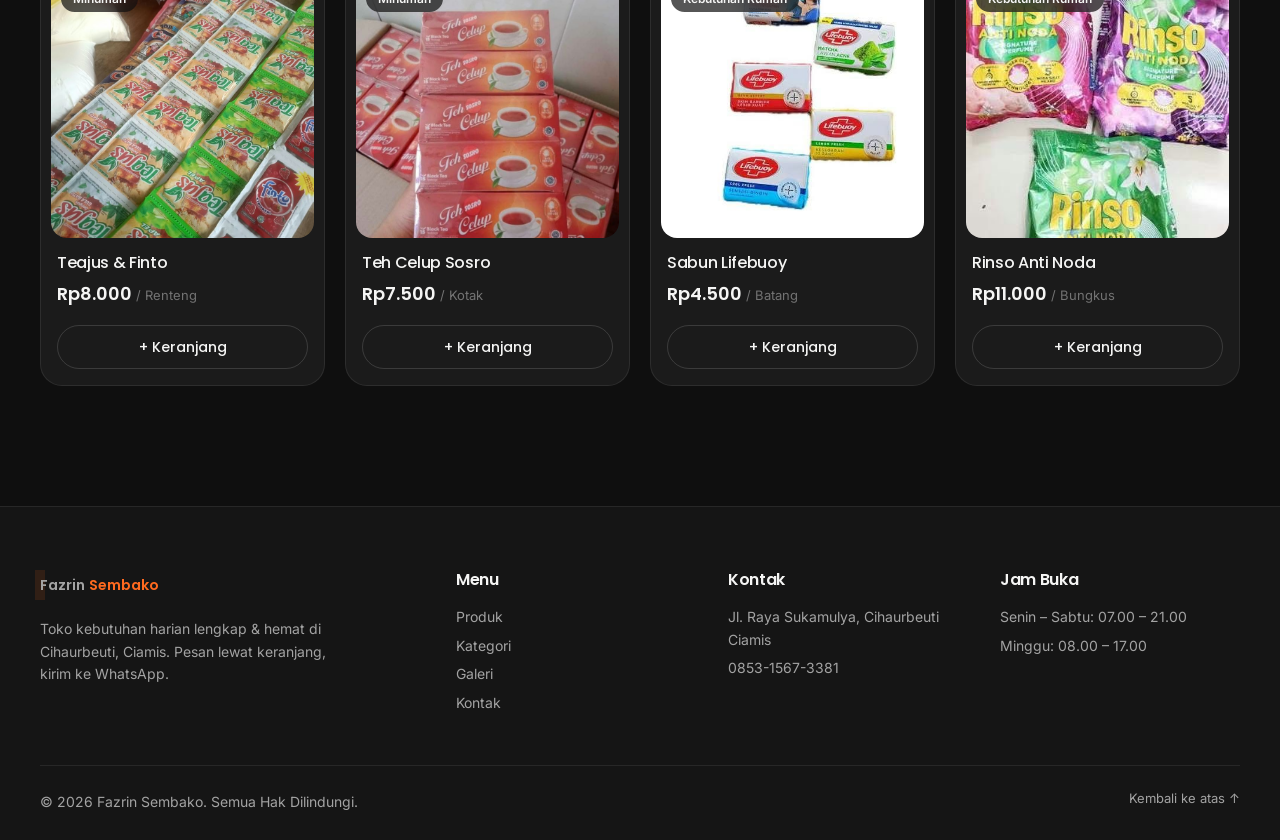
<file: produk.html>
<!DOCTYPE html>
<html lang="id">
<head>
    <meta charset="UTF-8">
    <meta name="viewport" content="width=device-width, initial-scale=1.0">
    <meta name="description" content="Daftar produk sembako Fazrin Sembako lengkap dengan harga.">
    <meta name="theme-color" content="#111111">
    <title>Produk - Fazrin Sembako</title>
    <link rel="preconnect" href="https://fonts.googleapis.com">
    <link rel="preconnect" href="https://fonts.gstatic.com" crossorigin>
    <link href="https://fonts.googleapis.com/css2?family=Poppins:wght@400;500;600;700&family=Inter:wght@400;500;600&display=swap" rel="stylesheet">
    <link rel="stylesheet" href="style.css?v=ba447446">
</head>
<body>

<!-- ============ HEADER & MENU ============ -->
<header id="fazrin_header">
    <div class="fazrin_header_inner">
        <a class="fazrin_logo" href="index.html">
            <span class="fazrin_logo_dot"></span>
            <span>Fazrin<b>Sembako</b></span>
        </a>

        <nav id="fazrin_menu" class="fazrin_menu">
            <a href="index.html">Home</a>
            <a href="about.html">Tentang</a>
            <a href="produk.html" class="fazrin_active" aria-current="page">Produk</a>
            <a href="kategori.html">Kategori</a>
            <a href="galeri.html">Galeri</a>
            <a href="contact.html">Kontak</a>
        </nav>

        <div class="fazrin_header_actions">
            <button id="fazrin_cart_open" class="fazrin_cart_btn" type="button" aria-label="Buka keranjang">
                <svg viewBox="0 0 24 24" aria-hidden="true"><path d="M7 18a2 2 0 1 0 0 4 2 2 0 0 0 0-4Zm10 0a2 2 0 1 0 0 4 2 2 0 0 0 0-4ZM5.2 4l.4 2H20a1 1 0 0 1 1 1.2l-1.4 7a2 2 0 0 1-2 1.6H8.1a2 2 0 0 1-2-1.6L4.3 3.4A1 1 0 0 0 3.3 2.6H2V.6h1.3a3 3 0 0 1 2.9 2.4Z"/></svg>
                <span class="fazrin_cart_badge" data-fazrin-cart-count>0</span>
            </button>
            <button id="fazrin_menu_toggle" class="fazrin_menu_toggle" type="button" aria-label="Buka menu" aria-expanded="false">
                <span></span><span></span><span></span>
            </button>
        </div>
    </div>
</header>

<main>
    <section class="fazrin_banner">
        <div class="fazrin_banner_inner">
            <div class="fazrin_banner_text">
                <nav class="fazrin_breadcrumb fazrin_reveal"><a href="index.html">Home</a> <span>/</span> Produk</nav>
                <h1 class="fazrin_reveal" style="--fazrin_delay:.08s">Produk Kami</h1>
                <p class="fazrin_reveal" style="--fazrin_delay:.16s">Pilih produk, masukkan ke keranjang, lalu pesan lewat WhatsApp.</p>
            </div>
            <div class="fazrin_banner_media fazrin_reveal" style="--fazrin_delay:.2s">
                <img src="images/kopi-gantung.jpg?v=8a05015a" alt="" width="600" height="420">
            </div>
        </div>
    </section>

    <div class="fazrin_container">
        <div class="fazrin_toolbar fazrin_reveal">
            <input type="search" id="fazrin_search" class="fazrin_search" placeholder="Cari produk, misal: beras" aria-label="Cari produk">
            <div class="fazrin_filter" id="fazrin_filter">
                <button class="fazrin_chip fazrin_active" type="button" data-fazrin-filter="semua">Semua</button>
                <button class="fazrin_chip" type="button" data-fazrin-filter="pokok">Bahan Pokok</button>
                <button class="fazrin_chip" type="button" data-fazrin-filter="makanan">Bahan Makanan</button>
                <button class="fazrin_chip" type="button" data-fazrin-filter="minuman">Minuman</button>
                <button class="fazrin_chip" type="button" data-fazrin-filter="rumah">Kebutuhan Rumah</button>
            </div>
        </div>

        <div class="fazrin_product_grid" id="fazrin_product_list">
            <article class="fazrin_product_card fazrin_reveal" style="--fazrin_delay:0.00s" data-fazrin-id="beras" data-fazrin-kategori="pokok" data-fazrin-nama="beras premium">
                <a class="fazrin_product_img" href="detail.html?id=beras">
                    <img src="images/beras.jpg?v=9d25f330" alt="Beras Premium" width="300" height="300" loading="lazy">
                    <span class="fazrin_tag">Bahan Pokok</span>
                </a>
                <div class="fazrin_product_body">
                    <h3><a href="detail.html?id=beras">Beras Premium</a></h3>
                    <p class="fazrin_harga">Rp72.000 <small>/ 5 Kg</small></p>
                    <button class="fazrin_button fazrin_button_small fazrin_button_ghost fazrin_add" type="button" data-fazrin-add="beras">+ Keranjang</button>
                </div>
            </article>
            <article class="fazrin_product_card fazrin_reveal" style="--fazrin_delay:0.07s" data-fazrin-id="minyak" data-fazrin-kategori="pokok" data-fazrin-nama="minyak goreng sunco">
                <a class="fazrin_product_img" href="detail.html?id=minyak">
                    <img src="images/minyak.jpg?v=e4c7f508" alt="Minyak Goreng Sunco" width="300" height="300" loading="lazy">
                    <span class="fazrin_tag">Bahan Pokok</span>
                </a>
                <div class="fazrin_product_body">
                    <h3><a href="detail.html?id=minyak">Minyak Goreng Sunco</a></h3>
                    <p class="fazrin_harga">Rp38.000 <small>/ 2 Liter</small></p>
                    <button class="fazrin_button fazrin_button_small fazrin_button_ghost fazrin_add" type="button" data-fazrin-add="minyak">+ Keranjang</button>
                </div>
            </article>
            <article class="fazrin_product_card fazrin_reveal" style="--fazrin_delay:0.14s" data-fazrin-id="gula" data-fazrin-kategori="pokok" data-fazrin-nama="gula pasir">
                <a class="fazrin_product_img" href="detail.html?id=gula">
                    <img src="images/gula.jpg?v=6e8a4f06" alt="Gula Pasir" width="300" height="300" loading="lazy">
                    <span class="fazrin_tag">Bahan Pokok</span>
                </a>
                <div class="fazrin_product_body">
                    <h3><a href="detail.html?id=gula">Gula Pasir</a></h3>
                    <p class="fazrin_harga">Rp18.000 <small>/ Kg</small></p>
                    <button class="fazrin_button fazrin_button_small fazrin_button_ghost fazrin_add" type="button" data-fazrin-add="gula">+ Keranjang</button>
                </div>
            </article>
            <article class="fazrin_product_card fazrin_reveal" style="--fazrin_delay:0.21s" data-fazrin-id="tepung" data-fazrin-kategori="pokok" data-fazrin-nama="tepung terigu">
                <a class="fazrin_product_img" href="detail.html?id=tepung">
                    <img src="images/tepung.jpg?v=eb949ecf" alt="Tepung Terigu" width="300" height="300" loading="lazy">
                    <span class="fazrin_tag">Bahan Pokok</span>
                </a>
                <div class="fazrin_product_body">
                    <h3><a href="detail.html?id=tepung">Tepung Terigu</a></h3>
                    <p class="fazrin_harga">Rp12.000 <small>/ Kg</small></p>
                    <button class="fazrin_button fazrin_button_small fazrin_button_ghost fazrin_add" type="button" data-fazrin-add="tepung">+ Keranjang</button>
                </div>
            </article>
            <article class="fazrin_product_card fazrin_reveal" style="--fazrin_delay:0.00s" data-fazrin-id="telur" data-fazrin-kategori="makanan" data-fazrin-nama="telur ayam">
                <a class="fazrin_product_img" href="detail.html?id=telur">
                    <img src="images/telur.jpg?v=f1721203" alt="Telur Ayam" width="300" height="300" loading="lazy">
                    <span class="fazrin_tag">Bahan Makanan</span>
                </a>
                <div class="fazrin_product_body">
                    <h3><a href="detail.html?id=telur">Telur Ayam</a></h3>
                    <p class="fazrin_harga">Rp29.000 <small>/ Kg</small></p>
                    <button class="fazrin_button fazrin_button_small fazrin_button_ghost fazrin_add" type="button" data-fazrin-add="telur">+ Keranjang</button>
                </div>
            </article>
            <article class="fazrin_product_card fazrin_reveal" style="--fazrin_delay:0.07s" data-fazrin-id="mi" data-fazrin-kategori="makanan" data-fazrin-nama="mi instan">
                <a class="fazrin_product_img" href="detail.html?id=mi">
                    <img src="images/mi.jpg?v=f2dd789c" alt="Mi Instan" width="300" height="300" loading="lazy">
                    <span class="fazrin_tag">Bahan Makanan</span>
                </a>
                <div class="fazrin_product_body">
                    <h3><a href="detail.html?id=mi">Mi Instan</a></h3>
                    <p class="fazrin_harga">Rp3.500 <small>/ Bungkus</small></p>
                    <button class="fazrin_button fazrin_button_small fazrin_button_ghost fazrin_add" type="button" data-fazrin-add="mi">+ Keranjang</button>
                </div>
            </article>
            <article class="fazrin_product_card fazrin_reveal" style="--fazrin_delay:0.14s" data-fazrin-id="kopi" data-fazrin-kategori="minuman" data-fazrin-nama="kopi bubuk 500 gram">
                <a class="fazrin_product_img" href="detail.html?id=kopi">
                    <img src="images/kopi.jpg?v=9feaa433" alt="Kopi Bubuk 500 gram" width="300" height="300" loading="lazy">
                    <span class="fazrin_tag">Minuman</span>
                </a>
                <div class="fazrin_product_body">
                    <h3><a href="detail.html?id=kopi">Kopi Bubuk 500 gram</a></h3>
                    <p class="fazrin_harga">Rp35.000 <small>/ 500 g</small></p>
                    <button class="fazrin_button fazrin_button_small fazrin_button_ghost fazrin_add" type="button" data-fazrin-add="kopi">+ Keranjang</button>
                </div>
            </article>
            <article class="fazrin_product_card fazrin_reveal" style="--fazrin_delay:0.21s" data-fazrin-id="kopi-gantung" data-fazrin-kategori="minuman" data-fazrin-nama="kopi sachet aneka merek">
                <a class="fazrin_product_img" href="detail.html?id=kopi-gantung">
                    <img src="images/kopi-gantung.jpg?v=8a05015a" alt="Kopi Sachet Aneka Merek" width="300" height="300" loading="lazy">
                    <span class="fazrin_tag">Minuman</span>
                </a>
                <div class="fazrin_product_body">
                    <h3><a href="detail.html?id=kopi-gantung">Kopi Sachet Aneka Merek</a></h3>
                    <p class="fazrin_harga">Rp15.000 <small>/ Renteng</small></p>
                    <button class="fazrin_button fazrin_button_small fazrin_button_ghost fazrin_add" type="button" data-fazrin-add="kopi-gantung">+ Keranjang</button>
                </div>
            </article>
            <article class="fazrin_product_card fazrin_reveal" style="--fazrin_delay:0.00s" data-fazrin-id="minuman-teh-jus" data-fazrin-kategori="minuman" data-fazrin-nama="teajus & finto">
                <a class="fazrin_product_img" href="detail.html?id=minuman-teh-jus">
                    <img src="images/minuman-teh-jus.jpg?v=ec64a1d6" alt="Teajus & Finto" width="300" height="300" loading="lazy">
                    <span class="fazrin_tag">Minuman</span>
                </a>
                <div class="fazrin_product_body">
                    <h3><a href="detail.html?id=minuman-teh-jus">Teajus & Finto</a></h3>
                    <p class="fazrin_harga">Rp8.000 <small>/ Renteng</small></p>
                    <button class="fazrin_button fazrin_button_small fazrin_button_ghost fazrin_add" type="button" data-fazrin-add="minuman-teh-jus">+ Keranjang</button>
                </div>
            </article>
            <article class="fazrin_product_card fazrin_reveal" style="--fazrin_delay:0.07s" data-fazrin-id="teh" data-fazrin-kategori="minuman" data-fazrin-nama="teh celup sosro">
                <a class="fazrin_product_img" href="detail.html?id=teh">
                    <img src="images/teh.jpg?v=79cbd2e0" alt="Teh Celup Sosro" width="300" height="300" loading="lazy">
                    <span class="fazrin_tag">Minuman</span>
                </a>
                <div class="fazrin_product_body">
                    <h3><a href="detail.html?id=teh">Teh Celup Sosro</a></h3>
                    <p class="fazrin_harga">Rp7.500 <small>/ Kotak</small></p>
                    <button class="fazrin_button fazrin_button_small fazrin_button_ghost fazrin_add" type="button" data-fazrin-add="teh">+ Keranjang</button>
                </div>
            </article>
            <article class="fazrin_product_card fazrin_reveal" style="--fazrin_delay:0.14s" data-fazrin-id="sabun" data-fazrin-kategori="rumah" data-fazrin-nama="sabun lifebuoy">
                <a class="fazrin_product_img" href="detail.html?id=sabun">
                    <img src="images/sabun.jpg?v=8d88a057" alt="Sabun Lifebuoy" width="300" height="300" loading="lazy">
                    <span class="fazrin_tag">Kebutuhan Rumah</span>
                </a>
                <div class="fazrin_product_body">
                    <h3><a href="detail.html?id=sabun">Sabun Lifebuoy</a></h3>
                    <p class="fazrin_harga">Rp4.500 <small>/ Batang</small></p>
                    <button class="fazrin_button fazrin_button_small fazrin_button_ghost fazrin_add" type="button" data-fazrin-add="sabun">+ Keranjang</button>
                </div>
            </article>
            <article class="fazrin_product_card fazrin_reveal" style="--fazrin_delay:0.21s" data-fazrin-id="deterjen" data-fazrin-kategori="rumah" data-fazrin-nama="rinso anti noda">
                <a class="fazrin_product_img" href="detail.html?id=deterjen">
                    <img src="images/deterjen.jpg?v=0cb2c807" alt="Rinso Anti Noda" width="300" height="300" loading="lazy">
                    <span class="fazrin_tag">Kebutuhan Rumah</span>
                </a>
                <div class="fazrin_product_body">
                    <h3><a href="detail.html?id=deterjen">Rinso Anti Noda</a></h3>
                    <p class="fazrin_harga">Rp11.000 <small>/ Bungkus</small></p>
                    <button class="fazrin_button fazrin_button_small fazrin_button_ghost fazrin_add" type="button" data-fazrin-add="deterjen">+ Keranjang</button>
                </div>
            </article>
        </div>
        <p class="fazrin_empty" id="fazrin_empty" hidden>Produk tidak ditemukan 😕</p>
    </div>
</main>

<!-- ============ FOOTER ============ -->
<footer class="fazrin_footer">
    <div class="fazrin_footer_grid">
        <div class="fazrin_footer_brand">
            <a class="fazrin_logo" href="index.html"><span class="fazrin_logo_dot"></span><span>Fazrin<b>Sembako</b></span></a>
            <p>Toko kebutuhan harian lengkap &amp; hemat di Cihaurbeuti, Ciamis. Pesan lewat keranjang, kirim ke WhatsApp.</p>
        </div>
        <div>
            <h4>Menu</h4>
            <a href="produk.html">Produk</a>
            <a href="kategori.html">Kategori</a>
            <a href="galeri.html">Galeri</a>
            <a href="contact.html">Kontak</a>
        </div>
        <div>
            <h4>Kontak</h4>
            <p>Jl. Raya Sukamulya, Cihaurbeuti Ciamis</p>
            <p>0853-1567-3381</p>
        </div>
        <div>
            <h4>Jam Buka</h4>
            <p>Senin – Sabtu: 07.00 – 21.00</p>
            <p>Minggu: 08.00 – 17.00</p>
        </div>
    </div>
    <div class="fazrin_copyright">
        <p>&copy; 2026 Fazrin Sembako. Semua Hak Dilindungi.</p>
        <a href="#fazrin_header">Kembali ke atas ↑</a>
    </div>
</footer>

<!-- ============ KERANJANG BELANJA ============ -->
<div id="fazrin_overlay" class="fazrin_overlay" hidden></div>
<aside id="fazrin_cart" class="fazrin_cart" aria-label="Keranjang belanja" aria-hidden="true">
    <div class="fazrin_cart_head">
        <h2>Keranjang</h2>
        <button id="fazrin_cart_close" class="fazrin_cart_close" type="button" aria-label="Tutup keranjang">✕</button>
    </div>

    <div class="fazrin_cart_scroll">
        <ul id="fazrin_cart_list" class="fazrin_cart_list"></ul>

        <div id="fazrin_cart_empty" class="fazrin_cart_empty">
            <p>Keranjang masih kosong.</p>
            <a class="fazrin_button fazrin_button_small" href="produk.html">Mulai Belanja</a>
        </div>

        <form id="fazrin_order_form" class="fazrin_order_form" novalidate>
            <h3>Data Pemesan</h3>
            <label for="fazrin_order_nama">Nama</label>
            <input type="text" id="fazrin_order_nama" placeholder="Nama lengkap" autocomplete="name">

            <label for="fazrin_order_metode">Pengambilan</label>
            <select id="fazrin_order_metode">
                <option value="Ambil di toko">Ambil di toko</option>
                <option value="Diantar ke rumah">Diantar ke rumah</option>
            </select>

            <div id="fazrin_alamat_wrap" class="fazrin_alamat_wrap" hidden>
                <label for="fazrin_order_alamat">Alamat lengkap</label>
                <textarea id="fazrin_order_alamat" rows="2" placeholder="Jalan, RT/RW, kelurahan"></textarea>
            </div>

            <label for="fazrin_order_catatan">Catatan <small>(opsional)</small></label>
            <input type="text" id="fazrin_order_catatan" placeholder="Misal: beras merek apa saja">
            <p id="fazrin_order_error" class="fazrin_error" role="alert"></p>
        </form>
    </div>

    <div class="fazrin_cart_foot">
        <div class="fazrin_cart_total">
            <span>Total (<b data-fazrin-cart-count>0</b> barang)</span>
            <strong id="fazrin_cart_total">Rp0</strong>
        </div>
        <button id="fazrin_order_wa" class="fazrin_button fazrin_button_wa" type="button">
            <svg viewBox="0 0 24 24" aria-hidden="true"><path d="M12 2a10 10 0 0 0-8.6 15.1L2 22l5-1.3A10 10 0 1 0 12 2Zm4.5 12.1c-.2-.1-1.5-.7-1.7-.8-.2-.1-.4-.1-.6.1l-.8 1c-.1.2-.3.2-.5.1a6.7 6.7 0 0 1-3.3-2.9c-.2-.4.2-.4.7-1.3.1-.2 0-.3 0-.4l-.8-1.8c-.2-.5-.4-.4-.6-.4h-.5a1 1 0 0 0-.7.3 3 3 0 0 0-.9 2.2 5.2 5.2 0 0 0 1.1 2.7 11.8 11.8 0 0 0 4.5 4c1.7.7 2.3.8 3.2.6.5-.1 1.5-.6 1.7-1.2.2-.6.2-1.1.2-1.2-.1-.1-.2-.2-.5-.3Z"/></svg>
            Pesan via WhatsApp
        </button>
    </div>
</aside>

<button id="fazrin_to_top" class="fazrin_to_top" type="button" aria-label="Kembali ke atas">↑</button>
<div id="fazrin_toast" class="fazrin_toast" role="status" aria-live="polite"></div>

<script src="js/script.js?v=6bd0f8b3"></script>
</body>
</html>
</file>
<file: style.css>
/* =========================================================
   FAZRIN SEMBAKO - STYLE (Tema Gelap + Aksen Oranye)
   Semua class & id memakai awalan "fazrin_"
   Urutan: dasar -> komponen -> halaman -> motion -> responsif
========================================================= */

/* ================================
   1. VARIABEL & RESET
================================ */
:root {
    --fazrin_bg: #0f0f0f;
    --fazrin_bg2: #151515;
    --fazrin_card: #1b1b1b;
    --fazrin_card2: #242424;
    --fazrin_garis: rgba(255, 255, 255, .08);
    --fazrin_garis2: rgba(255, 255, 255, .14);
    --fazrin_teks: #f5f5f4;
    --fazrin_abu: #a3a3a3;
    --fazrin_redup: #737373;
    --fazrin_oranye: #ff6a1f;
    --fazrin_oranye2: #ff8a4c;
    --fazrin_oranye_tipis: rgba(255, 106, 31, .12);
    --fazrin_wa: #25d366;
    --fazrin_radius: 22px;
    --fazrin_ease: cubic-bezier(.22, 1, .36, 1);
    --fazrin_header_h: 76px;
    --fazrin_font_judul: 'Poppins', 'Segoe UI', sans-serif;
    --fazrin_font: 'Inter', 'Segoe UI', Arial, sans-serif;
}

* {
    margin: 0;
    padding: 0;
    box-sizing: border-box;
}

html {
    scroll-behavior: smooth;
    scroll-padding-top: calc(var(--fazrin_header_h) + 16px);
}

body {
    font-family: var(--fazrin_font);
    background: var(--fazrin_bg);
    color: var(--fazrin_teks);
    line-height: 1.6;
    overflow-x: hidden;
    -webkit-font-smoothing: antialiased;
}

::selection {
    background: var(--fazrin_oranye);
    color: #fff;
}

h1, h2, h3, h4 {
    font-family: var(--fazrin_font_judul);
    font-weight: 600;
    line-height: 1.15;
    letter-spacing: -.02em;
}

/* Semua gambar tidak boleh melebihi lebar wadahnya */
img {
    display: block;
    max-width: 100%;
    height: auto;
}

a {
    color: inherit;
}

button {
    font: inherit;
    color: inherit;
}

.fazrin_container {
    width: min(1200px, 100% - 48px);
    margin: 0 auto;
    padding: 72px 0 0;
}

.fazrin_container_top {
    padding-top: 40px;
}

.fazrin_section {
    margin-top: 110px;
}

/* Judul bagian */
.fazrin_head {
    display: flex;
    flex-wrap: wrap;
    align-items: flex-end;
    justify-content: space-between;
    gap: 16px 32px;
    margin-bottom: 36px;
}

.fazrin_head h2 {
    max-width: 640px;
    font-size: clamp(28px, 3.6vw, 44px);
}

.fazrin_head p {
    max-width: 560px;
    margin-top: 12px;
    color: var(--fazrin_abu);
}

.fazrin_eyebrow {
    display: inline-flex;
    align-items: center;
    gap: 8px;
    margin-bottom: 14px;
    color: var(--fazrin_oranye);
    font-size: 13px;
    font-weight: 600;
    letter-spacing: .14em;
    text-transform: uppercase;
}

.fazrin_eyebrow::before {
    content: "";
    width: 18px;
    height: 2px;
    border-radius: 2px;
    background: currentColor;
}

.fazrin_display {
    font-size: clamp(30px, 4.2vw, 52px);
}

.fazrin_link {
    display: inline-flex;
    align-items: center;
    gap: 8px;
    padding-bottom: 4px;
    border-bottom: 1px solid var(--fazrin_garis2);
    color: var(--fazrin_teks);
    font-weight: 500;
    text-decoration: none;
    transition: color .4s var(--fazrin_ease), border-color .4s, gap .4s var(--fazrin_ease);
}

.fazrin_link:hover {
    gap: 14px;
    border-color: var(--fazrin_oranye);
    color: var(--fazrin_oranye);
}

/* ================================
   2. TOMBOL, LABEL, BADGE
================================ */
.fazrin_button {
    position: relative;
    display: inline-flex;
    align-items: center;
    justify-content: center;
    gap: 10px;
    padding: 14px 26px;
    overflow: hidden;
    border: 1px solid transparent;
    border-radius: 999px;
    background: var(--fazrin_oranye);
    color: #fff;
    font-family: var(--fazrin_font_judul);
    font-weight: 500;
    font-size: 15px;
    text-decoration: none;
    white-space: nowrap;
    cursor: pointer;
    isolation: isolate;
    transition: transform .5s var(--fazrin_ease), background .4s, color .4s, border-color .4s, box-shadow .5s var(--fazrin_ease);
}

/* Isian warna yang naik dari bawah saat hover */
.fazrin_button::before {
    content: "";
    position: absolute;
    inset: 0;
    z-index: -1;
    border-radius: inherit;
    background: var(--fazrin_oranye2);
    transform: translateY(101%);
    transition: transform .55s var(--fazrin_ease);
}

.fazrin_button:hover::before {
    transform: translateY(0);
}

.fazrin_button:hover {
    transform: translateY(-2px);
    box-shadow: 0 14px 30px rgba(255, 106, 31, .28);
}

.fazrin_button:active {
    transform: translateY(0) scale(.97);
}

.fazrin_btn_arrow {
    display: inline-grid;
    place-items: center;
    width: 26px;
    height: 26px;
    margin-right: -10px;
    border-radius: 50%;
    background: rgba(255, 255, 255, .22);
    font-size: 14px;
    transition: transform .5s var(--fazrin_ease);
}

.fazrin_button:hover .fazrin_btn_arrow {
    transform: translateX(4px) rotate(-45deg);
}

.fazrin_button_ghost {
    border-color: var(--fazrin_garis2);
    background: transparent;
    color: var(--fazrin_teks);
}

.fazrin_button_ghost::before {
    background: var(--fazrin_teks);
}

.fazrin_button_ghost:hover {
    border-color: var(--fazrin_teks);
    color: var(--fazrin_bg);
    box-shadow: none;
}

.fazrin_button_ghost .fazrin_btn_arrow {
    background: var(--fazrin_oranye);
    color: #fff;
}

.fazrin_button_dark {
    background: var(--fazrin_bg);
    color: #fff;
}

.fazrin_button_dark::before {
    background: #000;
}

.fazrin_button_wa {
    background: var(--fazrin_wa);
    color: #05290f;
}

.fazrin_button_wa::before {
    background: #3ee07a;
}

.fazrin_button_wa svg {
    width: 20px;
    height: 20px;
    fill: currentColor;
}

.fazrin_button_small {
    padding: 10px 18px;
    font-size: 14px;
}

.fazrin_button.fazrin_added {
    border-color: var(--fazrin_oranye);
    background: var(--fazrin_oranye_tipis);
    color: var(--fazrin_oranye2);
}

.fazrin_button.fazrin_added::before {
    background: var(--fazrin_oranye);
}

.fazrin_button.fazrin_added:hover {
    color: #fff;
}

.fazrin_button:disabled {
    opacity: .45;
    cursor: not-allowed;
    transform: none;
    box-shadow: none;
}

.fazrin_button:disabled::before {
    display: none;
}

/* Efek riak saat tombol diklik (dibuat oleh JavaScript) */
.fazrin_ripple {
    position: absolute;
    width: 20px;
    height: 20px;
    margin: -10px 0 0 -10px;
    border-radius: 50%;
    background: rgba(255, 255, 255, .45);
    pointer-events: none;
    animation: fazrin_ripple .7s ease-out forwards;
}

.fazrin_badge {
    display: inline-flex;
    align-items: center;
    gap: 10px;
    padding: 8px 16px;
    border: 1px solid var(--fazrin_garis2);
    border-radius: 999px;
    background: rgba(15, 15, 15, .55);
    backdrop-filter: blur(10px);
    color: var(--fazrin_teks);
    font-size: 13px;
    font-weight: 500;
}

.fazrin_badge i {
    width: 8px;
    height: 8px;
    border-radius: 50%;
    background: var(--fazrin_oranye);
    box-shadow: 0 0 0 4px var(--fazrin_oranye_tipis);
    animation: fazrin_pulse 2s ease-in-out infinite;
}

.fazrin_tag {
    display: inline-block;
    padding: 4px 12px;
    border-radius: 999px;
    background: var(--fazrin_oranye_tipis);
    color: var(--fazrin_oranye2);
    font-size: 12px;
    font-weight: 600;
}

.fazrin_harga {
    color: var(--fazrin_teks);
    font-family: var(--fazrin_font_judul);
    font-weight: 600;
    font-size: 18px;
}

.fazrin_harga small {
    color: var(--fazrin_redup);
    font-family: var(--fazrin_font);
    font-weight: 400;
    font-size: 13px;
}

/* ================================
   3. HEADER & MENU
================================ */
#fazrin_header {
    position: sticky;
    top: 0;
    z-index: 100;
    padding: 12px 0;
    transition: padding .5s var(--fazrin_ease);
}

#fazrin_header.fazrin_scrolled {
    padding: 8px 0;
}

.fazrin_header_inner {
    display: flex;
    align-items: center;
    justify-content: space-between;
    gap: 16px;
    width: min(1200px, 100% - 32px);
    height: 56px;
    margin: auto;
    padding: 0 8px 0 18px;
    border: 1px solid var(--fazrin_garis);
    border-radius: 999px;
    background: rgba(24, 24, 24, .72);
    backdrop-filter: blur(16px) saturate(140%);
    -webkit-backdrop-filter: blur(16px) saturate(140%);
    transition: background .5s, box-shadow .5s var(--fazrin_ease);
}

#fazrin_header.fazrin_scrolled .fazrin_header_inner {
    background: rgba(24, 24, 24, .9);
    box-shadow: 0 12px 30px rgba(0, 0, 0, .4);
}

.fazrin_logo {
    display: flex;
    align-items: center;
    gap: 10px;
    color: var(--fazrin_teks);
    font-family: var(--fazrin_font_judul);
    font-size: 18px;
    font-weight: 600;
    white-space: nowrap;
    text-decoration: none;
}

.fazrin_logo b {
    margin-left: 4px;
    color: var(--fazrin_oranye);
    font-weight: 600;
}

.fazrin_logo_dot {
    width: 12px;
    height: 12px;
    border-radius: 50%;
    background: var(--fazrin_oranye);
    box-shadow: 0 0 0 5px var(--fazrin_oranye_tipis);
    transition: transform .6s var(--fazrin_ease);
}

.fazrin_logo:hover .fazrin_logo_dot {
    transform: scale(1.3);
}

.fazrin_menu {
    display: flex;
    align-items: center;
    gap: 2px;
}

.fazrin_menu a {
    position: relative;
    padding: 8px 16px;
    border-radius: 999px;
    color: var(--fazrin_abu);
    font-size: 15px;
    font-weight: 500;
    text-decoration: none;
    transition: color .4s, background .4s var(--fazrin_ease);
}

.fazrin_menu a:hover {
    color: var(--fazrin_teks);
    background: rgba(255, 255, 255, .06);
}

.fazrin_menu a.fazrin_active {
    color: var(--fazrin_teks);
    background: rgba(255, 255, 255, .08);
}

.fazrin_menu a.fazrin_active::after {
    content: "";
    position: absolute;
    left: 50%;
    bottom: 3px;
    width: 4px;
    height: 4px;
    margin-left: -2px;
    border-radius: 50%;
    background: var(--fazrin_oranye);
}

.fazrin_header_actions {
    display: flex;
    align-items: center;
    gap: 6px;
}

.fazrin_cart_btn {
    position: relative;
    display: grid;
    place-items: center;
    width: 42px;
    height: 42px;
    border: 0;
    border-radius: 50%;
    background: var(--fazrin_oranye);
    color: #fff;
    cursor: pointer;
    transition: transform .5s var(--fazrin_ease), background .4s;
}

.fazrin_cart_btn:hover {
    background: var(--fazrin_oranye2);
    transform: rotate(-8deg) scale(1.06);
}

.fazrin_cart_btn svg {
    width: 20px;
    height: 20px;
    fill: currentColor;
}

.fazrin_cart_badge {
    position: absolute;
    top: -4px;
    right: -4px;
    display: grid;
    place-items: center;
    min-width: 20px;
    height: 20px;
    padding: 0 5px;
    border: 2px solid var(--fazrin_card);
    border-radius: 999px;
    background: #fff;
    color: var(--fazrin_bg);
    font-size: 11px;
    font-weight: 700;
}

.fazrin_cart_badge.fazrin_bump {
    animation: fazrin_bump .6s var(--fazrin_ease);
}

.fazrin_menu_toggle {
    display: none;
}

/* ================================
   4. HERO (HOME)
================================ */
.fazrin_hero {
    position: relative;
    margin-top: calc(var(--fazrin_header_h) * -1 - 4px);
    min-height: min(100svh, 900px);
    overflow: hidden;
    isolation: isolate;
}

.fazrin_hero_bg {
    position: absolute;
    inset: 0 0 0 auto;
    z-index: -1;
    width: 58%;
}

.fazrin_hero_bg img {
    width: 100%;
    height: 100%;
    object-fit: cover;
    object-position: center 30%;
    -webkit-mask-image: linear-gradient(to right, transparent 0%, #000 38%);
    mask-image: linear-gradient(to right, transparent 0%, #000 38%);
    filter: saturate(.9) brightness(.8);
    animation: fazrin_zoom_out 2.2s var(--fazrin_ease) both;
}

.fazrin_hero_bg::after {
    content: "";
    position: absolute;
    inset: 0;
    background: linear-gradient(to top, var(--fazrin_bg) 4%, transparent 45%),
                radial-gradient(circle at 80% 30%, rgba(255, 106, 31, .18), transparent 55%);
}

.fazrin_hero_inner {
    display: flex;
    flex-direction: column;
    justify-content: space-between;
    width: min(1200px, 100% - 48px);
    min-height: min(100svh, 900px);
    margin: auto;
    padding: calc(var(--fazrin_header_h) + 70px) 0 0;
}

.fazrin_hero_top {
    display: flex;
    flex-wrap: wrap;
    align-items: flex-end;
    justify-content: space-between;
    gap: 32px;
}

.fazrin_hero_text {
    max-width: 520px;
}

.fazrin_hero h1 {
    margin-top: 22px;
    font-size: clamp(32px, 4.4vw, 54px);
}

.fazrin_hero_side {
    max-width: 380px;
}

.fazrin_hero_side p {
    color: var(--fazrin_abu);
}

.fazrin_hero_actions {
    display: flex;
    flex-wrap: wrap;
    gap: 12px;
    margin-top: 24px;
}

/* Tulisan raksasa "Fazrin" */
.fazrin_hero_word {
    overflow: hidden;
    margin-bottom: -.12em;
    font-family: var(--fazrin_font_judul);
    font-size: clamp(96px, 23vw, 330px);
    font-weight: 600;
    line-height: 1;
    letter-spacing: -.06em;
    white-space: nowrap;
}

.fazrin_hero_word span {
    display: inline-block;
    background: linear-gradient(180deg, #fff 30%, rgba(255, 255, 255, .55));
    -webkit-background-clip: text;
    background-clip: text;
    color: transparent;
    animation: fazrin_rise 1.4s var(--fazrin_ease) .15s both;
}

/* ================================
   5. STRIP MEREK BERJALAN
================================ */
.fazrin_marquee {
    overflow: hidden;
    padding: 22px 0;
    border-block: 1px solid var(--fazrin_garis);
    background: var(--fazrin_bg2);
    -webkit-mask-image: linear-gradient(90deg, transparent, #000 10%, #000 90%, transparent);
    mask-image: linear-gradient(90deg, transparent, #000 10%, #000 90%, transparent);
}

.fazrin_marquee_track {
    display: flex;
    width: max-content;
    gap: 56px;
    animation: fazrin_marquee 38s linear infinite;
}

.fazrin_marquee:hover .fazrin_marquee_track {
    animation-play-state: paused;
}

.fazrin_marquee_item {
    display: inline-flex;
    align-items: center;
    gap: 12px;
    color: var(--fazrin_redup);
    font-family: var(--fazrin_font_judul);
    font-size: 20px;
    font-weight: 500;
    white-space: nowrap;
    transition: color .4s;
}

.fazrin_marquee_item:hover {
    color: var(--fazrin_teks);
}

.fazrin_marquee_item i {
    width: 8px;
    height: 8px;
    border-radius: 2px;
    background: var(--fazrin_oranye);
    transform: rotate(45deg);
}

/* ================================
   6. INTRO & ANGKA
================================ */
.fazrin_intro {
    display: grid;
    grid-template-columns: 1.4fr 1fr;
    gap: 56px;
    align-items: center;
}

.fazrin_intro_text p {
    max-width: 560px;
    margin: 18px 0 28px;
    color: var(--fazrin_abu);
}

.fazrin_stats {
    display: grid;
    gap: 14px;
    list-style: none;
}

.fazrin_stats li {
    display: flex;
    align-items: baseline;
    justify-content: space-between;
    gap: 16px;
    padding: 18px 0;
    border-bottom: 1px solid var(--fazrin_garis);
}

.fazrin_stats strong {
    color: var(--fazrin_oranye);
    font-family: var(--fazrin_font_judul);
    font-size: clamp(38px, 4.4vw, 56px);
    font-weight: 600;
    line-height: 1;
    letter-spacing: -.03em;
}

.fazrin_stats span {
    color: var(--fazrin_abu);
    text-align: right;
}

.fazrin_stats_inline {
    grid-template-columns: repeat(3, 1fr);
    margin-top: 28px;
}

.fazrin_stats_inline li {
    flex-direction: column;
    align-items: flex-start;
    gap: 6px;
    padding: 0;
    border: 0;
}

.fazrin_stats_inline strong {
    font-size: 36px;
}

.fazrin_stats_inline span {
    text-align: left;
}

/* ================================
   7. LENGKUNGAN FOTO PRODUK
================================ */
.fazrin_arc_section {
    position: relative;
    margin-top: 110px;
    padding-bottom: 20px;
    text-align: center;
}

.fazrin_arc {
    position: relative;
    height: 400px;
    overflow: hidden;
    -webkit-mask-image: linear-gradient(90deg, transparent, #000 15%, #000 85%, transparent);
    mask-image: linear-gradient(90deg, transparent, #000 15%, #000 85%, transparent);
}

.fazrin_arc_item {
    position: absolute;
    top: 40px;
    left: 50%;
    width: 170px;
    margin-left: -85px;
    aspect-ratio: 4 / 5;
    object-fit: cover;
    border: 1px solid var(--fazrin_garis2);
    border-radius: 22px;
    box-shadow: 0 20px 40px rgba(0, 0, 0, .45);
    transform-origin: 50% 760px;
    transform: rotate(0deg);
    opacity: 0;
    transition: transform 1.2s var(--fazrin_ease) calc(var(--fazrin_i) * 70ms),
                opacity .8s var(--fazrin_ease) calc(var(--fazrin_i) * 70ms),
                translate .6s var(--fazrin_ease);
}

/* Saat bagian ini terlihat, foto mengembang menjadi busur */
.fazrin_arc.fazrin_in .fazrin_arc_item {
    transform: rotate(calc((var(--fazrin_i) - 3) * 13deg));
    opacity: 1;
}

.fazrin_arc_item:hover {
    translate: 0 -14px;
}

.fazrin_arc_text {
    position: relative;
    max-width: 520px;
    margin: -120px auto 0;
}

.fazrin_arc_text::before {
    content: "";
    position: absolute;
    inset: -80px -120px -40px;
    z-index: -1;
    background: radial-gradient(closest-side, rgba(255, 106, 31, .16), transparent);
}

.fazrin_arc_text h2 {
    font-size: clamp(28px, 3.4vw, 42px);
}

.fazrin_arc_text p {
    margin: 12px 0 24px;
    color: var(--fazrin_abu);
}

/* ================================
   8. KARTU PRODUK
================================ */
.fazrin_product_grid {
    display: grid;
    grid-template-columns: repeat(4, 1fr);
    gap: 20px;
}

.fazrin_product_card {
    display: flex;
    flex-direction: column;
    padding: 10px;
    border: 1px solid var(--fazrin_garis);
    border-radius: var(--fazrin_radius);
    background: var(--fazrin_card);
    transition: transform .6s var(--fazrin_ease), border-color .5s, background .5s;
}

.fazrin_product_card:hover {
    transform: translateY(-6px);
    border-color: rgba(255, 106, 31, .4);
    background: var(--fazrin_card2);
}

.fazrin_product_img {
    position: relative;
    display: block;
    aspect-ratio: 1;
    overflow: hidden;
    border-radius: 16px;
    background: var(--fazrin_card2);
}

.fazrin_product_img img {
    width: 100%;
    height: 100%;
    object-fit: cover;
    transition: transform 1s var(--fazrin_ease);
}

.fazrin_product_card:hover .fazrin_product_img img {
    transform: scale(1.07);
}

.fazrin_product_img .fazrin_tag {
    position: absolute;
    top: 10px;
    left: 10px;
    background: rgba(15, 15, 15, .7);
    backdrop-filter: blur(8px);
    color: var(--fazrin_teks);
}

.fazrin_product_body {
    display: flex;
    flex: 1;
    flex-direction: column;
    gap: 6px;
    padding: 14px 6px 6px;
}

.fazrin_product_body h3 {
    font-size: 16px;
    font-weight: 500;
    line-height: 1.35;
}

.fazrin_product_body h3 a {
    text-decoration: none;
    transition: color .4s;
}

.fazrin_product_body h3 a:hover {
    color: var(--fazrin_oranye2);
}

.fazrin_product_body .fazrin_button {
    width: 100%;
    margin-top: auto;
}

.fazrin_product_body .fazrin_harga {
    margin-bottom: 10px;
}

.fazrin_product_card.fazrin_hide {
    display: none;
}

.fazrin_product_card.fazrin_pop {
    animation: fazrin_pop .5s var(--fazrin_ease);
}

/* ================================
   9. KARTU BERNOMOR & LANGKAH
================================ */
.fazrin_feature_grid {
    display: grid;
    grid-template-columns: repeat(4, 1fr);
    gap: 18px;
}

.fazrin_feature_grid_2 {
    grid-template-columns: repeat(2, 1fr);
}

.fazrin_feature,
.fazrin_steps li {
    position: relative;
    overflow: hidden;
    padding: 28px 26px;
    border: 1px solid var(--fazrin_garis);
    border-radius: var(--fazrin_radius);
    background: var(--fazrin_card);
    transition: transform .6s var(--fazrin_ease), border-color .5s, background .5s;
}

.fazrin_feature::after,
.fazrin_steps li::after {
    content: "";
    position: absolute;
    right: -40px;
    bottom: -40px;
    width: 120px;
    height: 120px;
    border-radius: 50%;
    background: radial-gradient(closest-side, rgba(255, 106, 31, .25), transparent);
    opacity: 0;
    transition: opacity .6s var(--fazrin_ease), transform .8s var(--fazrin_ease);
}

.fazrin_feature:hover,
.fazrin_steps li:hover {
    transform: translateY(-6px);
    border-color: rgba(255, 106, 31, .35);
    background: var(--fazrin_card2);
}

.fazrin_feature:hover::after,
.fazrin_steps li:hover::after {
    opacity: 1;
    transform: scale(1.6);
}

.fazrin_feature_num,
.fazrin_steps span {
    display: block;
    margin-bottom: 44px;
    color: var(--fazrin_oranye);
    font-family: var(--fazrin_font_judul);
    font-size: 40px;
    font-weight: 500;
    line-height: 1;
}

.fazrin_feature h3,
.fazrin_steps h3 {
    margin-bottom: 8px;
    font-size: 19px;
}

.fazrin_feature p,
.fazrin_steps p,
.fazrin_list {
    color: var(--fazrin_abu);
    font-size: 15px;
}

.fazrin_steps p b {
    color: var(--fazrin_teks);
}

.fazrin_list {
    padding-left: 18px;
}

.fazrin_steps {
    display: grid;
    grid-template-columns: repeat(4, 1fr);
    gap: 18px;
    list-style: none;
}

/* ================================
   10. PAKET HEMAT (KARTU HARGA)
================================ */
.fazrin_plan_grid {
    display: grid;
    grid-template-columns: repeat(3, 1fr);
    align-items: stretch;
    gap: 18px;
}

.fazrin_plan {
    display: flex;
    flex-direction: column;
    padding: 10px 10px 22px;
    border: 1px solid var(--fazrin_garis);
    border-radius: 26px;
    background: var(--fazrin_card);
    transition: transform .6s var(--fazrin_ease), border-color .5s;
}

.fazrin_plan:hover {
    transform: translateY(-6px);
    border-color: var(--fazrin_garis2);
}

.fazrin_plan_top {
    padding: 24px 22px;
    border-radius: 18px;
    background: var(--fazrin_card2);
}

.fazrin_plan_name {
    display: flex;
    align-items: center;
    justify-content: space-between;
    color: var(--fazrin_abu);
    font-size: 14px;
    font-weight: 500;
}

.fazrin_plan_name b {
    padding: 3px 10px;
    border-radius: 999px;
    background: #fff;
    color: var(--fazrin_oranye);
    font-size: 12px;
}

.fazrin_plan_price {
    margin: 14px 0 4px;
    font-family: var(--fazrin_font_judul);
    font-size: 40px;
    font-weight: 600;
    line-height: 1;
    letter-spacing: -.03em;
}

.fazrin_plan_note {
    color: var(--fazrin_oranye2);
    font-size: 13px;
}

.fazrin_plan_note s {
    color: var(--fazrin_redup);
}

.fazrin_plan_desc {
    margin-top: 10px;
    color: var(--fazrin_abu);
    font-size: 14px;
}

.fazrin_plan_list {
    display: grid;
    gap: 12px;
    flex: 1;
    margin: 22px 14px 24px;
    list-style: none;
    font-size: 15px;
}

.fazrin_plan_list li {
    display: flex;
    align-items: center;
    gap: 10px;
}

.fazrin_plan_list li::before {
    content: "✓";
    display: grid;
    place-items: center;
    flex: none;
    width: 20px;
    height: 20px;
    border-radius: 50%;
    background: var(--fazrin_oranye);
    color: #fff;
    font-size: 11px;
    font-weight: 700;
}

.fazrin_plan .fazrin_button {
    margin: 0 12px;
}

/* Paket unggulan: kartu oranye */
.fazrin_plan_featured {
    border-color: transparent;
    background: linear-gradient(160deg, var(--fazrin_oranye2), var(--fazrin_oranye) 60%);
    box-shadow: 0 30px 60px rgba(255, 106, 31, .25);
}

.fazrin_plan_featured .fazrin_plan_top {
    background: rgba(255, 255, 255, .14);
}

.fazrin_plan_featured .fazrin_plan_name,
.fazrin_plan_featured .fazrin_plan_desc,
.fazrin_plan_featured .fazrin_plan_note,
.fazrin_plan_featured .fazrin_plan_note s {
    color: rgba(255, 255, 255, .85);
}

.fazrin_plan_featured .fazrin_plan_list li::before {
    background: #fff;
    color: var(--fazrin_oranye);
}

/* ================================
   11. TESTIMONI & AJAKAN
================================ */
.fazrin_testi_grid {
    display: grid;
    grid-template-columns: repeat(3, 1fr);
    gap: 18px;
}

.fazrin_testi_card {
    display: flex;
    flex-direction: column;
    gap: 16px;
    padding: 26px;
    border: 1px solid var(--fazrin_garis);
    border-radius: var(--fazrin_radius);
    background: var(--fazrin_card);
    transition: transform .6s var(--fazrin_ease), border-color .5s;
}

.fazrin_testi_card:hover {
    transform: translateY(-6px);
    border-color: var(--fazrin_garis2);
}

.fazrin_stars {
    color: var(--fazrin_oranye);
    letter-spacing: 3px;
}

.fazrin_testi_card p {
    flex: 1;
    color: #d4d4d4;
}

.fazrin_testi_card footer {
    display: flex;
    align-items: center;
    gap: 12px;
}

.fazrin_testi_card footer small {
    display: block;
    color: var(--fazrin_redup);
}

.fazrin_avatar {
    display: grid;
    place-items: center;
    width: 44px;
    height: 44px;
    border-radius: 50%;
    background: var(--fazrin_oranye_tipis);
    color: var(--fazrin_oranye2);
    font-weight: 600;
    font-size: 14px;
}

.fazrin_cta {
    position: relative;
    display: grid;
    place-items: center;
    min-height: 420px;
    margin-top: 110px;
    overflow: hidden;
    border-radius: 30px;
    isolation: isolate;
    text-align: center;
}

.fazrin_cta_bg {
    position: absolute;
    inset: 0;
    z-index: -2;
    width: 100%;
    height: 100%;
    object-fit: cover;
    transform: scale(1.08);
    transition: transform 1.6s var(--fazrin_ease);
}

.fazrin_cta.fazrin_in .fazrin_cta_bg {
    transform: scale(1);
}

.fazrin_cta::after {
    content: "";
    position: absolute;
    inset: 0;
    z-index: -1;
    background: linear-gradient(to top, rgba(15, 15, 15, .95), rgba(15, 15, 15, .45));
}

.fazrin_cta_content {
    max-width: 560px;
    padding: 40px 24px;
}

.fazrin_cta h2 {
    font-size: clamp(30px, 4vw, 48px);
}

.fazrin_cta p {
    margin: 12px 0 26px;
    color: #d4d4d4;
}

/* ================================
   12. BANNER HALAMAN
================================ */
.fazrin_banner {
    margin-top: calc(var(--fazrin_header_h) * -1 - 4px);
    padding: calc(var(--fazrin_header_h) + 56px) 0 64px;
    border-bottom: 1px solid var(--fazrin_garis);
    background: radial-gradient(circle at 85% 20%, rgba(255, 106, 31, .14), transparent 45%), var(--fazrin_bg2);
}

.fazrin_banner_inner {
    display: grid;
    grid-template-columns: 1.2fr 1fr;
    align-items: center;
    gap: 48px;
    width: min(1200px, 100% - 48px);
    margin: auto;
}

.fazrin_banner h1 {
    margin: 14px 0 12px;
    font-size: clamp(34px, 5vw, 64px);
}

.fazrin_banner p {
    max-width: 520px;
    color: var(--fazrin_abu);
}

.fazrin_banner_media {
    overflow: hidden;
    border: 1px solid var(--fazrin_garis2);
    border-radius: 26px;
}

.fazrin_banner_media img {
    width: 100%;
    aspect-ratio: 16 / 10;
    object-fit: cover;
    transition: transform 1.2s var(--fazrin_ease);
}

.fazrin_banner_media:hover img {
    transform: scale(1.05);
}

.fazrin_breadcrumb {
    color: var(--fazrin_redup);
    font-size: 14px;
}

.fazrin_breadcrumb a {
    color: var(--fazrin_abu);
    text-decoration: none;
    transition: color .3s;
}

.fazrin_breadcrumb a:hover {
    color: var(--fazrin_oranye);
}

.fazrin_breadcrumb span {
    margin: 0 6px;
}

.fazrin_breadcrumb b {
    color: var(--fazrin_teks);
    font-weight: 500;
}

/* ================================
   13. TENTANG KAMI
================================ */
.fazrin_about {
    display: grid;
    grid-template-columns: 1fr 1.2fr;
    align-items: center;
    gap: 64px;
}

.fazrin_about_art {
    position: relative;
    max-width: 440px;
    padding: 0 40px 60px 0;
}

.fazrin_about_art img {
    width: 100%;
    aspect-ratio: 4 / 5;
    object-fit: cover;
    border: 1px solid var(--fazrin_garis2);
    border-radius: 26px;
}

.fazrin_about_art .fazrin_about_small {
    position: absolute;
    right: 0;
    bottom: 0;
    width: 60%;
    aspect-ratio: 16 / 11;
    border: 6px solid var(--fazrin_bg);
    border-radius: 22px;
}

.fazrin_about_text p {
    margin-top: 16px;
    color: var(--fazrin_abu);
}

.fazrin_timeline {
    display: grid;
    gap: 0;
    list-style: none;
    border-top: 1px solid var(--fazrin_garis);
}

.fazrin_timeline li {
    display: grid;
    grid-template-columns: 160px 1fr;
    align-items: baseline;
    gap: 24px;
    padding: 26px 8px;
    border-bottom: 1px solid var(--fazrin_garis);
    transition: background .5s, padding .6s var(--fazrin_ease);
}

.fazrin_timeline li:hover {
    padding-left: 20px;
    background: var(--fazrin_card);
}

.fazrin_timeline span {
    color: var(--fazrin_oranye);
    font-family: var(--fazrin_font_judul);
    font-size: 32px;
    font-weight: 500;
    line-height: 1;
}

.fazrin_timeline p {
    color: #d4d4d4;
    font-size: 17px;
}

/* ================================
   14. PRODUK: PENCARIAN & FILTER
================================ */
.fazrin_toolbar {
    display: flex;
    flex-wrap: wrap;
    align-items: center;
    justify-content: space-between;
    gap: 14px;
    margin-bottom: 30px;
}

.fazrin_search {
    flex: 1 1 260px;
    max-width: 360px;
    padding: 13px 22px;
    border: 1px solid var(--fazrin_garis2);
    border-radius: 999px;
    background: var(--fazrin_card);
    color: var(--fazrin_teks);
    font: inherit;
    transition: border-color .4s, box-shadow .4s var(--fazrin_ease);
}

.fazrin_search::placeholder {
    color: var(--fazrin_redup);
}

.fazrin_search:focus {
    outline: none;
    border-color: var(--fazrin_oranye);
    box-shadow: 0 0 0 4px var(--fazrin_oranye_tipis);
}

.fazrin_filter {
    display: flex;
    flex-wrap: wrap;
    gap: 8px;
}

.fazrin_chip {
    padding: 10px 18px;
    border: 1px solid var(--fazrin_garis2);
    border-radius: 999px;
    background: transparent;
    color: var(--fazrin_abu);
    font-size: 14px;
    font-weight: 500;
    white-space: nowrap;
    cursor: pointer;
    transition: background .4s var(--fazrin_ease), color .4s, border-color .4s;
}

.fazrin_chip:hover {
    color: var(--fazrin_teks);
    border-color: var(--fazrin_teks);
}

.fazrin_chip.fazrin_active {
    border-color: var(--fazrin_oranye);
    background: var(--fazrin_oranye);
    color: #fff;
}

.fazrin_empty {
    padding: 40px;
    color: var(--fazrin_abu);
    text-align: center;
}

/* ================================
   15. KATEGORI
================================ */
.fazrin_kategori_grid {
    display: grid;
    grid-template-columns: repeat(4, 1fr);
    gap: 18px;
}

.fazrin_kategori_card {
    position: relative;
    display: block;
    overflow: hidden;
    aspect-ratio: 4 / 5;
    border: 1px solid var(--fazrin_garis);
    border-radius: var(--fazrin_radius);
    text-decoration: none;
    isolation: isolate;
}

.fazrin_kategori_card img {
    position: absolute;
    inset: 0;
    z-index: -2;
    width: 100%;
    height: 100%;
    object-fit: cover;
    transition: transform 1.1s var(--fazrin_ease);
}

.fazrin_kategori_card::after {
    content: "";
    position: absolute;
    inset: 0;
    z-index: -1;
    background: linear-gradient(to top, rgba(10, 10, 10, .95) 8%, rgba(10, 10, 10, .2) 65%);
    transition: background .6s;
}

.fazrin_kategori_card:hover img {
    transform: scale(1.08);
}

.fazrin_kategori_body {
    position: absolute;
    inset: auto 0 0;
    padding: 22px;
}

.fazrin_kategori_body h3 {
    margin: 6px 0;
    font-size: 21px;
}

.fazrin_kategori_body p {
    color: var(--fazrin_abu);
    font-size: 14px;
}

.fazrin_count {
    color: var(--fazrin_oranye2);
    font-size: 13px;
    font-weight: 600;
    letter-spacing: .08em;
    text-transform: uppercase;
}

.fazrin_kategori_arrow {
    position: absolute;
    top: 16px;
    right: 16px;
    display: grid;
    place-items: center;
    width: 42px;
    height: 42px;
    border-radius: 50%;
    background: var(--fazrin_oranye);
    color: #fff;
    font-size: 18px;
    transform: scale(.8) rotate(-45deg);
    opacity: 0;
    transition: transform .6s var(--fazrin_ease), opacity .4s;
}

.fazrin_kategori_card:hover .fazrin_kategori_arrow {
    transform: none;
    opacity: 1;
}

/* ================================
   16. GALERI & LIGHTBOX
================================ */
.fazrin_gallery_grid {
    display: grid;
    grid-template-columns: repeat(3, 1fr);
    gap: 16px;
}

.fazrin_gallery_card {
    position: relative;
    aspect-ratio: 4 / 3;
    overflow: hidden;
    padding: 0;
    border: 1px solid var(--fazrin_garis);
    border-radius: var(--fazrin_radius);
    background: var(--fazrin_card);
    cursor: zoom-in;
    isolation: isolate;
}

/* Foto toko lebih besar di baris pertama */
.fazrin_gallery_card:nth-child(1),
.fazrin_gallery_card:nth-child(2) {
    grid-row: span 2;
    aspect-ratio: auto;
}

.fazrin_gallery_card img {
    position: absolute;
    inset: 0;
    z-index: -1;
    width: 100%;
    height: 100%;
    object-fit: cover;
    transition: transform 1.1s var(--fazrin_ease), filter .6s;
}

.fazrin_gallery_card:hover img {
    transform: scale(1.07);
    filter: brightness(.7);
}

.fazrin_gallery_caption {
    position: absolute;
    inset: auto 0 0;
    display: grid;
    padding: 40px 18px 16px;
    background: linear-gradient(to top, rgba(10, 10, 10, .9), transparent);
    text-align: left;
    transform: translateY(8px);
    transition: transform .6s var(--fazrin_ease);
}

.fazrin_gallery_card:hover .fazrin_gallery_caption {
    transform: none;
}

.fazrin_gallery_caption b {
    font-family: var(--fazrin_font_judul);
    font-size: 17px;
    font-weight: 500;
}

.fazrin_gallery_caption small {
    color: var(--fazrin_abu);
    font-size: 13px;
    line-height: 1.4;
}

.fazrin_gallery_zoom {
    position: absolute;
    top: 14px;
    right: 14px;
    display: grid;
    place-items: center;
    width: 40px;
    height: 40px;
    border-radius: 50%;
    background: var(--fazrin_oranye);
    color: #fff;
    transform: scale(.6) rotate(-45deg);
    opacity: 0;
    transition: transform .6s var(--fazrin_ease), opacity .4s;
}

.fazrin_gallery_card:hover .fazrin_gallery_zoom {
    transform: none;
    opacity: 1;
}

.fazrin_lightbox {
    position: fixed;
    inset: 0;
    z-index: 300;
    display: grid;
    place-items: center;
    padding: 16px;
    background: rgba(5, 5, 5, .82);
    backdrop-filter: blur(10px);
    animation: fazrin_fade .4s var(--fazrin_ease);
}

.fazrin_lightbox[hidden] {
    display: none;
}

.fazrin_lightbox_box {
    position: relative;
    width: min(820px, 100%);
    padding: 12px 12px 22px;
    border: 1px solid var(--fazrin_garis2);
    border-radius: 26px;
    background: var(--fazrin_card);
    text-align: center;
    animation: fazrin_zoom .5s var(--fazrin_ease);
}

.fazrin_lightbox_img {
    width: 100%;
    max-height: 68vh;
    margin-bottom: 14px;
    object-fit: contain;
    border-radius: 18px;
    background: var(--fazrin_bg);
}

.fazrin_lightbox_box h3 {
    font-size: 21px;
}

.fazrin_lightbox_box p {
    color: var(--fazrin_abu);
    font-size: 14px;
}

.fazrin_lightbox_close {
    position: absolute;
    top: 22px;
    right: 22px;
    z-index: 1;
    width: 40px;
    height: 40px;
    border: 0;
    border-radius: 50%;
    background: var(--fazrin_oranye);
    color: #fff;
    cursor: pointer;
    transition: transform .5s var(--fazrin_ease);
}

.fazrin_lightbox_close:hover {
    transform: rotate(90deg);
}

/* ================================
   17. DETAIL PRODUK
================================ */
.fazrin_container_top .fazrin_breadcrumb {
    margin-bottom: 22px;
}

.fazrin_detail {
    display: grid;
    grid-template-columns: minmax(0, 1fr) minmax(0, 1.1fr);
    align-items: center;
    gap: 48px;
    padding: 14px;
    border: 1px solid var(--fazrin_garis);
    border-radius: 30px;
    background: var(--fazrin_card);
}

.fazrin_detail_media {
    overflow: hidden;
    border-radius: 22px;
    background: var(--fazrin_card2);
}

.fazrin_detail_img {
    width: 100%;
    aspect-ratio: 1;
    object-fit: cover;
    transition: transform 1.1s var(--fazrin_ease);
}

.fazrin_detail_media:hover .fazrin_detail_img {
    transform: scale(1.05);
}

.fazrin_detail_info {
    padding: 20px 28px 20px 0;
}

.fazrin_detail_info h1 {
    margin: 14px 0 8px;
    font-size: clamp(28px, 3.4vw, 42px);
}

.fazrin_harga_big {
    color: var(--fazrin_oranye);
    font-size: 30px;
}

.fazrin_detail_desc {
    margin-top: 14px;
    color: var(--fazrin_abu);
}

.fazrin_spec {
    display: grid;
    gap: 0;
    margin: 20px 0;
    list-style: none;
    border-top: 1px solid var(--fazrin_garis);
}

.fazrin_spec li {
    padding: 12px 0;
    border-bottom: 1px solid var(--fazrin_garis);
    color: #d4d4d4;
    font-size: 14px;
}

.fazrin_spec strong {
    color: var(--fazrin_redup);
    font-weight: 500;
}

.fazrin_qty_row {
    display: flex;
    flex-wrap: wrap;
    align-items: center;
    justify-content: space-between;
    gap: 12px;
    margin-bottom: 22px;
}

.fazrin_qty {
    display: inline-flex;
    align-items: center;
    border: 1px solid var(--fazrin_garis2);
    border-radius: 999px;
    background: var(--fazrin_bg);
}

.fazrin_qty button {
    width: 40px;
    height: 40px;
    border: 0;
    border-radius: 50%;
    background: none;
    color: var(--fazrin_teks);
    font-size: 18px;
    cursor: pointer;
    transition: background .3s, color .3s;
}

.fazrin_qty button:hover {
    background: var(--fazrin_oranye);
    color: #fff;
}

.fazrin_qty output {
    min-width: 34px;
    font-weight: 600;
    text-align: center;
}

.fazrin_total {
    color: var(--fazrin_abu);
}

.fazrin_total b {
    display: inline-block;
    margin-left: 6px;
    color: var(--fazrin_teks);
    font-family: var(--fazrin_font_judul);
    font-size: 20px;
}

.fazrin_total b.fazrin_pop {
    animation: fazrin_pop .45s var(--fazrin_ease);
}

.fazrin_detail_actions {
    display: grid;
    grid-template-columns: 1fr 1fr;
    gap: 12px;
}

/* ================================
   18. KONTAK & FORM
================================ */
.fazrin_contact {
    display: grid;
    grid-template-columns: minmax(0, 1fr) minmax(0, 1.3fr);
    gap: 20px;
    align-items: stretch;
}

.fazrin_contact_info {
    padding: 34px;
    border-radius: 26px;
    background: linear-gradient(160deg, var(--fazrin_oranye2), var(--fazrin_oranye) 65%);
    color: #fff;
}

.fazrin_contact_info .fazrin_eyebrow {
    color: #fff;
}

.fazrin_contact_info h2 {
    margin-bottom: 28px;
    font-size: 30px;
}

.fazrin_contact_info ul {
    display: grid;
    gap: 18px;
    list-style: none;
}

.fazrin_contact_info li {
    display: flex;
    gap: 14px;
}

.fazrin_contact_info li > span {
    display: grid;
    place-items: center;
    flex: none;
    width: 46px;
    height: 46px;
    border-radius: 14px;
    background: rgba(255, 255, 255, .18);
    font-size: 19px;
}

.fazrin_contact_info p {
    color: rgba(255, 255, 255, .85);
    font-size: 14px;
}

.fazrin_form {
    display: grid;
    gap: 6px;
    padding: 34px;
    border: 1px solid var(--fazrin_garis);
    border-radius: 26px;
    background: var(--fazrin_card);
}

.fazrin_form h2 {
    margin-bottom: 4px;
    font-size: 26px;
}

.fazrin_form label,
.fazrin_order_form label {
    display: flex;
    justify-content: space-between;
    margin-top: 10px;
    color: var(--fazrin_abu);
    font-size: 14px;
    font-weight: 500;
}

.fazrin_form input,
.fazrin_form select,
.fazrin_form textarea,
.fazrin_order_form input,
.fazrin_order_form select,
.fazrin_order_form textarea {
    width: 100%;
    padding: 13px 16px;
    border: 1px solid var(--fazrin_garis2);
    border-radius: 14px;
    background: var(--fazrin_bg);
    color: var(--fazrin_teks);
    font: inherit;
    font-size: 15px;
    transition: border-color .4s, box-shadow .4s var(--fazrin_ease);
}

.fazrin_form select,
.fazrin_order_form select {
    color-scheme: dark;
}

.fazrin_form textarea,
.fazrin_order_form textarea {
    resize: vertical;
}

.fazrin_form input::placeholder,
.fazrin_form textarea::placeholder,
.fazrin_order_form input::placeholder,
.fazrin_order_form textarea::placeholder {
    color: var(--fazrin_redup);
}

.fazrin_form input:focus,
.fazrin_form select:focus,
.fazrin_form textarea:focus,
.fazrin_order_form input:focus,
.fazrin_order_form select:focus,
.fazrin_order_form textarea:focus {
    outline: none;
    border-color: var(--fazrin_oranye);
    box-shadow: 0 0 0 4px var(--fazrin_oranye_tipis);
}

.fazrin_invalid {
    border-color: #ef4444 !important;
    animation: fazrin_shake .4s;
}

.fazrin_form button {
    margin-top: 16px;
}

.fazrin_error {
    min-height: 1em;
    color: #f87171;
    font-size: 13px;
}

.fazrin_counter {
    color: var(--fazrin_redup);
    font-weight: 400;
}

.fazrin_hasil {
    margin-top: 20px;
    padding: 24px 28px;
    border: 1px solid rgba(255, 106, 31, .4);
    border-radius: 20px;
    background: var(--fazrin_oranye_tipis);
    animation: fazrin_slide_up .6s var(--fazrin_ease);
}

.fazrin_hasil h3 {
    color: var(--fazrin_oranye2);
}

.fazrin_hasil p {
    color: #d4d4d4;
}

/* ================================
   19. KERANJANG BELANJA (LACI SAMPING)
================================ */
.fazrin_overlay {
    position: fixed;
    inset: 0;
    z-index: 200;
    background: rgba(0, 0, 0, .6);
    backdrop-filter: blur(4px);
    animation: fazrin_fade .4s var(--fazrin_ease);
}

.fazrin_overlay[hidden] {
    display: none;
}

.fazrin_cart {
    position: fixed;
    top: 10px;
    right: 10px;
    bottom: 10px;
    z-index: 210;
    display: flex;
    flex-direction: column;
    width: min(420px, 100% - 20px);
    overflow: hidden;
    border: 1px solid var(--fazrin_garis2);
    border-radius: 26px;
    background: var(--fazrin_card);
    box-shadow: -20px 0 60px rgba(0, 0, 0, .5);
    transform: translateX(calc(100% + 30px));
    transition: transform .65s var(--fazrin_ease);
}

.fazrin_cart.fazrin_open {
    transform: none;
}

.fazrin_cart_head {
    display: flex;
    align-items: center;
    justify-content: space-between;
    padding: 20px 22px;
    border-bottom: 1px solid var(--fazrin_garis);
}

.fazrin_cart_head h2 {
    font-size: 22px;
}

.fazrin_cart_close {
    width: 38px;
    height: 38px;
    border: 1px solid var(--fazrin_garis2);
    border-radius: 50%;
    background: transparent;
    cursor: pointer;
    transition: transform .5s var(--fazrin_ease), background .3s;
}

.fazrin_cart_close:hover {
    background: var(--fazrin_oranye);
    transform: rotate(90deg);
}

.fazrin_cart_scroll {
    flex: 1;
    overflow-y: auto;
    padding: 18px 22px;
}

.fazrin_cart_list {
    display: grid;
    gap: 10px;
    list-style: none;
}

.fazrin_cart_item {
    display: grid;
    grid-template-columns: 60px 1fr auto;
    align-items: center;
    gap: 12px;
    padding: 10px;
    border: 1px solid var(--fazrin_garis);
    border-radius: 18px;
    background: var(--fazrin_card2);
    animation: fazrin_slide_in .45s var(--fazrin_ease);
}

.fazrin_cart_item img {
    width: 60px;
    height: 60px;
    object-fit: cover;
    border-radius: 12px;
}

.fazrin_cart_item h4 {
    font-family: var(--fazrin_font);
    font-size: 14px;
    font-weight: 500;
    line-height: 1.3;
}

.fazrin_cart_item p {
    color: var(--fazrin_oranye2);
    font-size: 13px;
    font-weight: 600;
}

.fazrin_cart_item .fazrin_qty button {
    width: 30px;
    height: 30px;
    font-size: 15px;
}

.fazrin_cart_item .fazrin_qty output {
    min-width: 24px;
    font-size: 14px;
}

.fazrin_cart_empty {
    display: grid;
    justify-items: center;
    gap: 14px;
    padding: 40px 10px;
    color: var(--fazrin_abu);
    text-align: center;
}

.fazrin_cart_empty[hidden],
.fazrin_order_form[hidden],
.fazrin_alamat_wrap[hidden] {
    display: none;
}

.fazrin_order_form {
    display: grid;
    gap: 4px;
    margin-top: 20px;
    padding-top: 18px;
    border-top: 1px dashed var(--fazrin_garis2);
}

.fazrin_order_form h3 {
    font-size: 17px;
}

.fazrin_order_form small {
    color: var(--fazrin_redup);
    font-weight: 400;
}

.fazrin_cart_foot {
    display: grid;
    gap: 14px;
    padding: 18px 22px 22px;
    border-top: 1px solid var(--fazrin_garis);
    background: var(--fazrin_bg2);
}

.fazrin_cart_total {
    display: flex;
    align-items: center;
    justify-content: space-between;
    color: var(--fazrin_abu);
    font-size: 14px;
}

.fazrin_cart_total strong {
    color: var(--fazrin_teks);
    font-family: var(--fazrin_font_judul);
    font-size: 26px;
}

.fazrin_cart_foot .fazrin_button {
    width: 100%;
}

body.fazrin_lock {
    overflow: hidden;
}

/* ================================
   20. FOOTER, TOMBOL KE ATAS, TOAST
================================ */
.fazrin_footer {
    margin-top: 120px;
    padding: 64px 24px 24px;
    border-top: 1px solid var(--fazrin_garis);
    background: var(--fazrin_bg2);
}

.fazrin_footer_grid {
    display: grid;
    grid-template-columns: 1.6fr 1fr 1fr 1fr;
    gap: 32px;
    width: min(1200px, 100%);
    margin: auto;
}

.fazrin_footer_brand p {
    max-width: 320px;
    margin-top: 16px;
}

.fazrin_footer h4 {
    margin-bottom: 14px;
    font-size: 16px;
}

.fazrin_footer p,
.fazrin_footer_grid > div > a {
    display: block;
    padding: 3px 0;
    color: var(--fazrin_abu);
    font-size: 14px;
    text-decoration: none;
}

.fazrin_footer_grid > div > a {
    transition: color .3s, transform .4s var(--fazrin_ease);
}

.fazrin_footer_grid > div > a:hover {
    color: var(--fazrin_oranye);
    transform: translateX(4px);
}

.fazrin_copyright {
    display: flex;
    flex-wrap: wrap;
    justify-content: space-between;
    gap: 10px;
    width: min(1200px, 100%);
    margin: 48px auto 0;
    padding-top: 22px;
    border-top: 1px solid var(--fazrin_garis);
    color: var(--fazrin_redup);
    font-size: 13px;
}

.fazrin_copyright a {
    color: var(--fazrin_abu);
    text-decoration: none;
}

.fazrin_copyright a:hover {
    color: var(--fazrin_oranye);
}

.fazrin_to_top {
    position: fixed;
    right: 20px;
    bottom: 20px;
    z-index: 90;
    width: 48px;
    height: 48px;
    border: 0;
    border-radius: 50%;
    background: var(--fazrin_oranye);
    box-shadow: 0 10px 24px rgba(255, 106, 31, .35);
    color: #fff;
    font-size: 19px;
    cursor: pointer;
    opacity: 0;
    transform: translateY(20px) scale(.8);
    pointer-events: none;
    transition: opacity .4s, transform .6s var(--fazrin_ease);
}

.fazrin_to_top.fazrin_show {
    opacity: 1;
    transform: none;
    pointer-events: auto;
}

.fazrin_toast {
    position: fixed;
    left: 50%;
    bottom: 26px;
    z-index: 400;
    max-width: calc(100% - 32px);
    padding: 12px 22px;
    border: 1px solid var(--fazrin_garis2);
    border-radius: 999px;
    background: #fff;
    color: var(--fazrin_bg);
    font-size: 14px;
    font-weight: 500;
    text-align: center;
    opacity: 0;
    transform: translate(-50%, 24px);
    pointer-events: none;
    transition: opacity .4s, transform .6s var(--fazrin_ease);
}

.fazrin_toast.fazrin_show {
    opacity: 1;
    transform: translate(-50%, 0);
}

/* ================================
   21. MOTION / ANIMASI
================================ */
/* Muncul saat di-scroll (class fazrin_in ditambah oleh JS) */
.fazrin_reveal {
    opacity: 0;
    transform: translateY(32px);
    transition: opacity 1s var(--fazrin_ease) var(--fazrin_delay, 0s),
                transform 1s var(--fazrin_ease) var(--fazrin_delay, 0s);
}

.fazrin_reveal.fazrin_in {
    opacity: 1;
    transform: none;
}

/* Setelah muncul, kartu memakai transisi hover tanpa jeda */
.fazrin_product_card.fazrin_in,
.fazrin_feature.fazrin_in,
.fazrin_steps li.fazrin_in,
.fazrin_plan.fazrin_in,
.fazrin_testi_card.fazrin_in {
    transition: opacity 1s var(--fazrin_ease), transform .6s var(--fazrin_ease), border-color .5s, background .5s;
}

/* Lengkungan foto: wadah tidak ikut bergeser, hanya fotonya yang mengembang */
.fazrin_arc.fazrin_reveal {
    transform: none;
}

@keyframes fazrin_rise { from { transform: translateY(105%); } to { transform: none; } }
@keyframes fazrin_zoom_out { from { transform: scale(1.12); opacity: 0; } to { transform: none; opacity: 1; } }
@keyframes fazrin_marquee { to { transform: translateX(calc(-50% - 28px)); } }
@keyframes fazrin_pulse { 0%, 100% { box-shadow: 0 0 0 4px rgba(255, 106, 31, .12); } 50% { box-shadow: 0 0 0 8px rgba(255, 106, 31, 0); } }
@keyframes fazrin_ripple { to { transform: scale(18); opacity: 0; } }
@keyframes fazrin_pop { 0% { transform: scale(.94); opacity: .4; } 100% { transform: scale(1); opacity: 1; } }
@keyframes fazrin_bump { 0%, 100% { transform: scale(1); } 40% { transform: scale(1.35); } }
@keyframes fazrin_fade { from { opacity: 0; } to { opacity: 1; } }
@keyframes fazrin_zoom { from { transform: scale(.92); opacity: 0; } to { transform: scale(1); opacity: 1; } }
@keyframes fazrin_slide_up { from { transform: translateY(20px); opacity: 0; } to { transform: none; opacity: 1; } }
@keyframes fazrin_slide_in { from { transform: translateX(24px); opacity: 0; } to { transform: none; opacity: 1; } }
@keyframes fazrin_shake { 0%, 100% { transform: translateX(0); } 25% { transform: translateX(-6px); } 75% { transform: translateX(6px); } }

/* Hormati pengaturan "kurangi gerakan" di perangkat pengguna */
@media (prefers-reduced-motion: reduce) {
    *, *::before, *::after {
        animation: none !important;
        transition: none !important;
    }
    .fazrin_reveal { opacity: 1; transform: none; }
    .fazrin_arc_item { opacity: 1; transform: rotate(calc((var(--fazrin_i) - 3) * 13deg)); }
}

/* ================================
   22. RESPONSIVE - LAPTOP KECIL
================================ */
@media (max-width: 1100px) {
    .fazrin_product_grid,
    .fazrin_steps {
        grid-template-columns: repeat(3, 1fr);
    }

    .fazrin_feature_grid {
        grid-template-columns: repeat(2, 1fr);
    }

    .fazrin_kategori_grid {
        grid-template-columns: repeat(2, 1fr);
    }

    .fazrin_kategori_card {
        aspect-ratio: 16 / 11;
    }

    .fazrin_menu a {
        padding: 8px 12px;
        font-size: 14px;
    }
}

/* ================================
   23. RESPONSIVE - TABLET (MENU HAMBURGER)
================================ */
@media (max-width: 900px) {
    .fazrin_menu_toggle {
        display: grid;
        place-content: center;
        gap: 5px;
        width: 42px;
        height: 42px;
        border: 1px solid var(--fazrin_garis2);
        border-radius: 50%;
        background: none;
        cursor: pointer;
    }

    .fazrin_menu_toggle span {
        display: block;
        width: 18px;
        height: 2px;
        border-radius: 2px;
        background: var(--fazrin_teks);
        transition: transform .5s var(--fazrin_ease), opacity .3s;
    }

    .fazrin_menu_toggle[aria-expanded="true"] span:nth-child(1) { transform: translateY(7px) rotate(45deg); }
    .fazrin_menu_toggle[aria-expanded="true"] span:nth-child(2) { opacity: 0; }
    .fazrin_menu_toggle[aria-expanded="true"] span:nth-child(3) { transform: translateY(-7px) rotate(-45deg); }

    .fazrin_menu {
        position: absolute;
        top: calc(100% + 8px);
        left: 16px;
        right: 16px;
        flex-direction: column;
        align-items: stretch;
        gap: 2px;
        padding: 12px;
        border: 1px solid var(--fazrin_garis2);
        border-radius: 24px;
        background: rgba(24, 24, 24, .96);
        backdrop-filter: blur(16px);
        box-shadow: 0 24px 48px rgba(0, 0, 0, .5);
        opacity: 0;
        transform: translateY(-10px) scale(.98);
        transform-origin: top center;
        visibility: hidden;
        transition: opacity .4s var(--fazrin_ease), transform .5s var(--fazrin_ease), visibility .5s;
    }

    .fazrin_menu.fazrin_open {
        opacity: 1;
        transform: none;
        visibility: visible;
    }

    .fazrin_menu a {
        padding: 14px 18px;
        border-radius: 16px;
        font-size: 16px;
    }

    .fazrin_menu a.fazrin_active::after {
        left: auto;
        right: 18px;
        bottom: 50%;
        margin: 0 0 -2px;
    }

    .fazrin_hero_bg {
        width: 100%;
    }

    .fazrin_hero_bg img {
        -webkit-mask-image: none;
        mask-image: none;
        filter: brightness(.45);
    }

    .fazrin_hero_bg::after {
        background: linear-gradient(to top, var(--fazrin_bg) 8%, rgba(15, 15, 15, .2) 60%, rgba(15, 15, 15, .55));
    }

    .fazrin_intro,
    .fazrin_about,
    .fazrin_contact,
    .fazrin_banner_inner,
    .fazrin_detail {
        grid-template-columns: 1fr;
    }

    .fazrin_intro,
    .fazrin_about {
        gap: 36px;
    }

    .fazrin_banner_inner {
        gap: 28px;
    }

    .fazrin_banner_media img {
        aspect-ratio: 16 / 8;
    }

    .fazrin_about_art {
        margin: auto;
    }

    .fazrin_detail {
        gap: 8px;
    }

    .fazrin_detail_media {
        max-width: 460px;
        width: 100%;
        margin: auto;
    }

    .fazrin_detail_info {
        padding: 16px 14px 14px;
    }

    .fazrin_plan_grid,
    .fazrin_testi_grid {
        grid-template-columns: 1fr;
        max-width: 520px;
        margin: auto;
    }

    .fazrin_gallery_grid {
        grid-template-columns: repeat(2, 1fr);
    }

    .fazrin_footer_grid {
        grid-template-columns: 1fr 1fr;
    }

    .fazrin_footer_brand {
        grid-column: 1 / -1;
    }
}

/* ================================
   24. RESPONSIVE - HP
================================ */
@media (max-width: 600px) {
    :root { --fazrin_header_h: 68px; }

    .fazrin_container {
        width: calc(100% - 28px);
        padding-top: 48px;
    }

    .fazrin_section,
    .fazrin_arc_section,
    .fazrin_cta {
        margin-top: 72px;
    }

    .fazrin_head {
        margin-bottom: 24px;
    }

    .fazrin_head h2 {
        font-size: 26px;
    }

    .fazrin_button {
        padding: 13px 20px;
        font-size: 14px;
    }

    /* Header */
    #fazrin_header { padding: 8px 0; }
    .fazrin_header_inner { width: calc(100% - 20px); height: 52px; padding-left: 14px; }
    .fazrin_logo { font-size: 16px; }

    /* Hero */
    .fazrin_hero_inner {
        width: calc(100% - 28px);
        padding-top: calc(var(--fazrin_header_h) + 40px);
    }

    .fazrin_hero h1 { font-size: 30px; }
    .fazrin_hero_top { gap: 20px; }
    .fazrin_hero_actions .fazrin_button { flex: 1 1 150px; }
    .fazrin_hero_word { font-size: 27vw; }

    .fazrin_marquee { padding: 16px 0; }
    .fazrin_marquee_item { font-size: 16px; }
    .fazrin_marquee_track { gap: 36px; }

    /* Angka */
    .fazrin_stats strong { font-size: 40px; }
    .fazrin_stats_inline strong { font-size: 28px; }

    /* Lengkungan foto */
    .fazrin_arc { height: 260px; }
    .fazrin_arc_item { top: 24px; width: 104px; margin-left: -52px; border-radius: 16px; transform-origin: 50% 470px; }
    .fazrin_arc_text { margin-top: -70px; }

    /* Kartu produk 2 kolom */
    .fazrin_product_grid {
        grid-template-columns: repeat(2, 1fr);
        gap: 10px;
    }

    .fazrin_product_card { padding: 6px; border-radius: 18px; }
    .fazrin_product_img { border-radius: 13px; }
    .fazrin_product_img .fazrin_tag { display: none; }
    .fazrin_product_body { padding: 10px 4px 4px; gap: 4px; }
    .fazrin_product_body h3 { font-size: 14px; }
    .fazrin_harga { font-size: 15px; }
    .fazrin_harga small { font-size: 11px; }
    .fazrin_product_body .fazrin_harga { margin-bottom: 6px; }
    .fazrin_product_body .fazrin_button { padding: 9px 10px; font-size: 13px; }

    /* Kartu bernomor */
    .fazrin_feature_grid,
    .fazrin_feature_grid_2,
    .fazrin_steps { grid-template-columns: 1fr; gap: 12px; }
    .fazrin_feature, .fazrin_steps li { padding: 22px; }
    .fazrin_feature_num, .fazrin_steps span { margin-bottom: 22px; font-size: 32px; }

    /* Paket & testimoni */
    .fazrin_plan_price { font-size: 34px; }

    /* Kategori */
    .fazrin_kategori_grid { grid-template-columns: 1fr; gap: 12px; }
    .fazrin_kategori_card { aspect-ratio: 16 / 10; }
    .fazrin_kategori_arrow { opacity: 1; transform: none; }

    /* Toolbar produk: filter bisa digeser */
    .fazrin_toolbar { gap: 10px; margin-bottom: 20px; }
    .fazrin_search { max-width: none; flex-basis: 100%; }
    .fazrin_filter { flex-wrap: nowrap; width: 100%; overflow-x: auto; padding-bottom: 4px; scrollbar-width: none; }
    .fazrin_filter::-webkit-scrollbar { display: none; }
    .fazrin_chip { padding: 9px 15px; font-size: 13px; }

    /* Banner */
    .fazrin_banner { padding-bottom: 40px; }
    .fazrin_banner_inner { width: calc(100% - 28px); }
    .fazrin_banner h1 { font-size: 32px; }

    /* Galeri */
    .fazrin_gallery_grid { gap: 8px; }
    .fazrin_gallery_card { aspect-ratio: 1; border-radius: 16px; }
    .fazrin_gallery_card:nth-child(1),
    .fazrin_gallery_card:nth-child(2) { grid-row: auto; aspect-ratio: 1; }
    .fazrin_gallery_caption { padding: 30px 10px 10px; transform: none; }
    .fazrin_gallery_caption b { font-size: 13px; }
    .fazrin_gallery_caption small { display: none; }
    .fazrin_gallery_zoom { display: none; }

    /* Tentang */
    .fazrin_about_art { padding: 0 24px 40px 0; }
    .fazrin_timeline li { grid-template-columns: 1fr; gap: 6px; padding: 20px 4px; }
    .fazrin_timeline span { font-size: 26px; }
    .fazrin_timeline p { font-size: 15px; }

    /* Detail */
    .fazrin_detail { padding: 8px; border-radius: 24px; }
    .fazrin_detail_media { max-width: none; }
    .fazrin_harga_big { font-size: 26px; }
    .fazrin_detail_actions { grid-template-columns: 1fr; }

    /* Kontak */
    .fazrin_contact_info, .fazrin_form { padding: 24px; border-radius: 22px; }

    /* Keranjang */
    .fazrin_cart { top: 6px; right: 6px; bottom: 6px; width: calc(100% - 12px); border-radius: 22px; }
    .fazrin_cart_scroll { padding: 14px 16px; }
    .fazrin_cart_item { grid-template-columns: 52px 1fr; }
    .fazrin_cart_item img { width: 52px; height: 52px; }
    .fazrin_cart_item .fazrin_qty { grid-column: 2; justify-self: start; }

    /* Footer */
    .fazrin_footer { margin-top: 80px; padding: 48px 18px 20px; }
    .fazrin_footer_grid { gap: 24px; }

    .fazrin_to_top { right: 14px; bottom: 14px; width: 44px; height: 44px; }
}

/* HP sangat kecil (±360px) */
@media (max-width: 380px) {
    .fazrin_logo { font-size: 15px; }
    .fazrin_hero h1 { font-size: 27px; }
    .fazrin_product_body .fazrin_button { font-size: 12px; }
}

/* ================================
   25. PENYEMPURNAAN TAMPILAN HP
   (hasil audit di lebar 360 / 390 / 414 px)
================================ */
@media (max-width: 600px) {
    /* Teks terkecil minimal 12px agar tetap terbaca */
    .fazrin_harga small,
    .fazrin_cart_badge,
    .fazrin_tag {
        font-size: 12px;
    }

    .fazrin_cart_badge {
        min-width: 22px;
        height: 22px;
    }

    /* Area sentuh logo lebih besar */
    .fazrin_header_inner > .fazrin_logo {
        padding: 10px 0;
    }

    /* Hero: tombol bertumpuk selebar layar, teks tidak terpotong */
    .fazrin_hero,
    .fazrin_hero_inner {
        min-height: 100svh;
    }

    .fazrin_hero_inner {
        justify-content: flex-end;
        gap: 28px;
    }

    .fazrin_hero_text,
    .fazrin_hero_side {
        max-width: none;
    }

    .fazrin_hero_actions {
        display: grid;
        grid-template-columns: 1fr;
        gap: 10px;
    }

    .fazrin_hero_actions .fazrin_button {
        width: 100%;
    }

    .fazrin_hero_side p {
        font-size: 15px;
    }

    .fazrin_badge {
        font-size: 12px;
        padding: 7px 14px;
    }

    .fazrin_hero_word {
        font-size: 26vw;
        text-align: center;
    }

    /* Tombol umum: boleh turun baris bila teks panjang */
    .fazrin_button {
        white-space: normal;
        text-align: center;
        line-height: 1.3;
    }

    /* Angka intro: angka di kiri, keterangan di kanan tetap sejajar */
    .fazrin_stats li {
        padding: 14px 0;
    }

    .fazrin_stats span {
        font-size: 14px;
    }

    /* Busur foto lebih ringkas */
    .fazrin_arc_text h2 {
        font-size: 26px;
    }

    .fazrin_arc_text .fazrin_button,
    .fazrin_cta .fazrin_button,
    .fazrin_intro_text .fazrin_button {
        width: 100%;
    }

    /* Kartu produk: tombol pas di kartu sempit */
    .fazrin_product_body .fazrin_button {
        min-height: 40px;
    }

    /* Paket hemat */
    .fazrin_plan_top {
        padding: 20px 18px;
    }

    .fazrin_plan_list {
        margin: 18px 10px 20px;
        font-size: 14px;
    }

    .fazrin_plan .fazrin_button {
        margin: 0 8px;
    }

    /* Testimoni */
    .fazrin_testi_card {
        padding: 22px;
    }

    /* Ajakan */
    .fazrin_cta {
        min-height: 360px;
        border-radius: 24px;
    }

    .fazrin_cta h2 {
        font-size: 28px;
    }

    /* Banner halaman */
    .fazrin_banner_media img {
        aspect-ratio: 16 / 10;
    }

    /* Footer: menu & jam buka berdampingan, kontak penuh */
    .fazrin_footer_grid > div:nth-child(3) {
        grid-column: 1 / -1;
        order: 3;
    }

    .fazrin_footer_grid > div:nth-child(4) {
        order: 2;
    }

    .fazrin_copyright {
        flex-direction: column;
        align-items: center;
        text-align: center;
    }

    /* Keranjang */
    .fazrin_cart_head h2 {
        font-size: 20px;
    }

    .fazrin_cart_total strong {
        font-size: 22px;
    }
}

/* ================================
   26. KUNCI GESER HORIZONTAL (HP)
   Halaman tidak boleh bisa digeser ke samping.
================================ */

/* a) Kunci di html (dipatuhi browser HP). "clip" tidak merusak header sticky. */
html {
    overflow-x: hidden;
}

body {
    overflow-x: visible;
}

@supports (overflow: clip) {
    html,
    body {
        overflow-x: clip;
    }
}

/* b) Cahaya oranye di belakang teks busur tidak boleh keluar layar */
.fazrin_arc_section {
    overflow: clip;
    overflow-clip-margin: 0;
}

@supports not (overflow: clip) {
    .fazrin_arc_section {
        overflow: hidden;
    }
}

.fazrin_arc_text::before {
    inset: -60px 0 -30px;
}

/* c) Keranjang tertutup tidak lagi diparkir di luar layar kanan.
      Sekarang disembunyikan dengan clip-path & muncul dengan geser halus. */
.fazrin_cart {
    transform: none;
    clip-path: inset(0 0 0 100% round 26px);
    visibility: hidden;
    transition: clip-path .65s var(--fazrin_ease), visibility .65s;
}

.fazrin_cart.fazrin_open {
    clip-path: inset(0 0 0 0 round 26px);
    visibility: visible;
}

.fazrin_cart .fazrin_cart_head,
.fazrin_cart .fazrin_cart_scroll,
.fazrin_cart .fazrin_cart_foot {
    transform: translateX(30px);
    opacity: 0;
    transition: transform .7s var(--fazrin_ease) .08s, opacity .5s var(--fazrin_ease) .08s;
}

.fazrin_cart.fazrin_open .fazrin_cart_head,
.fazrin_cart.fazrin_open .fazrin_cart_scroll,
.fazrin_cart.fazrin_open .fazrin_cart_foot {
    transform: none;
    opacity: 1;
}

/* d) Pengaman tambahan: media & teks panjang tidak melebihi layar */
main,
footer {
    max-width: 100vw;
}

h1, h2, h3, p {
    overflow-wrap: break-word;
}
</file>
